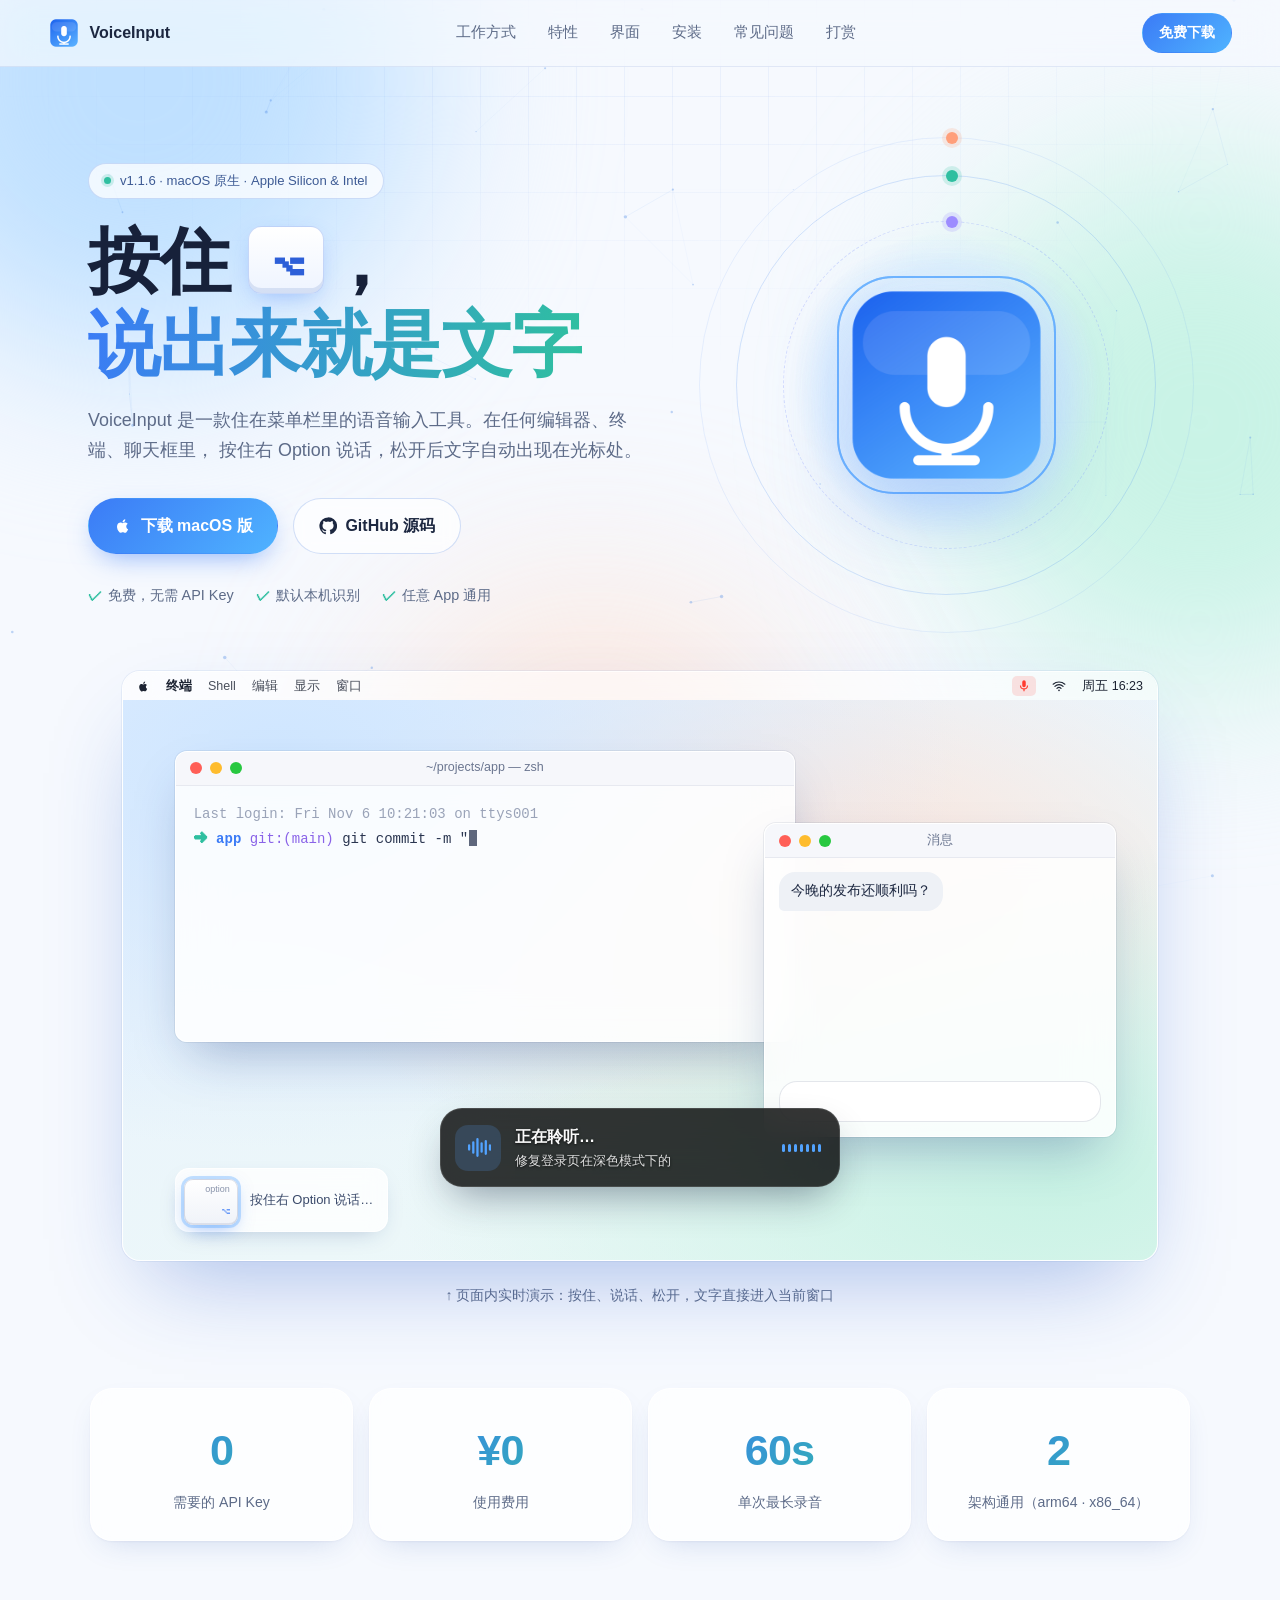
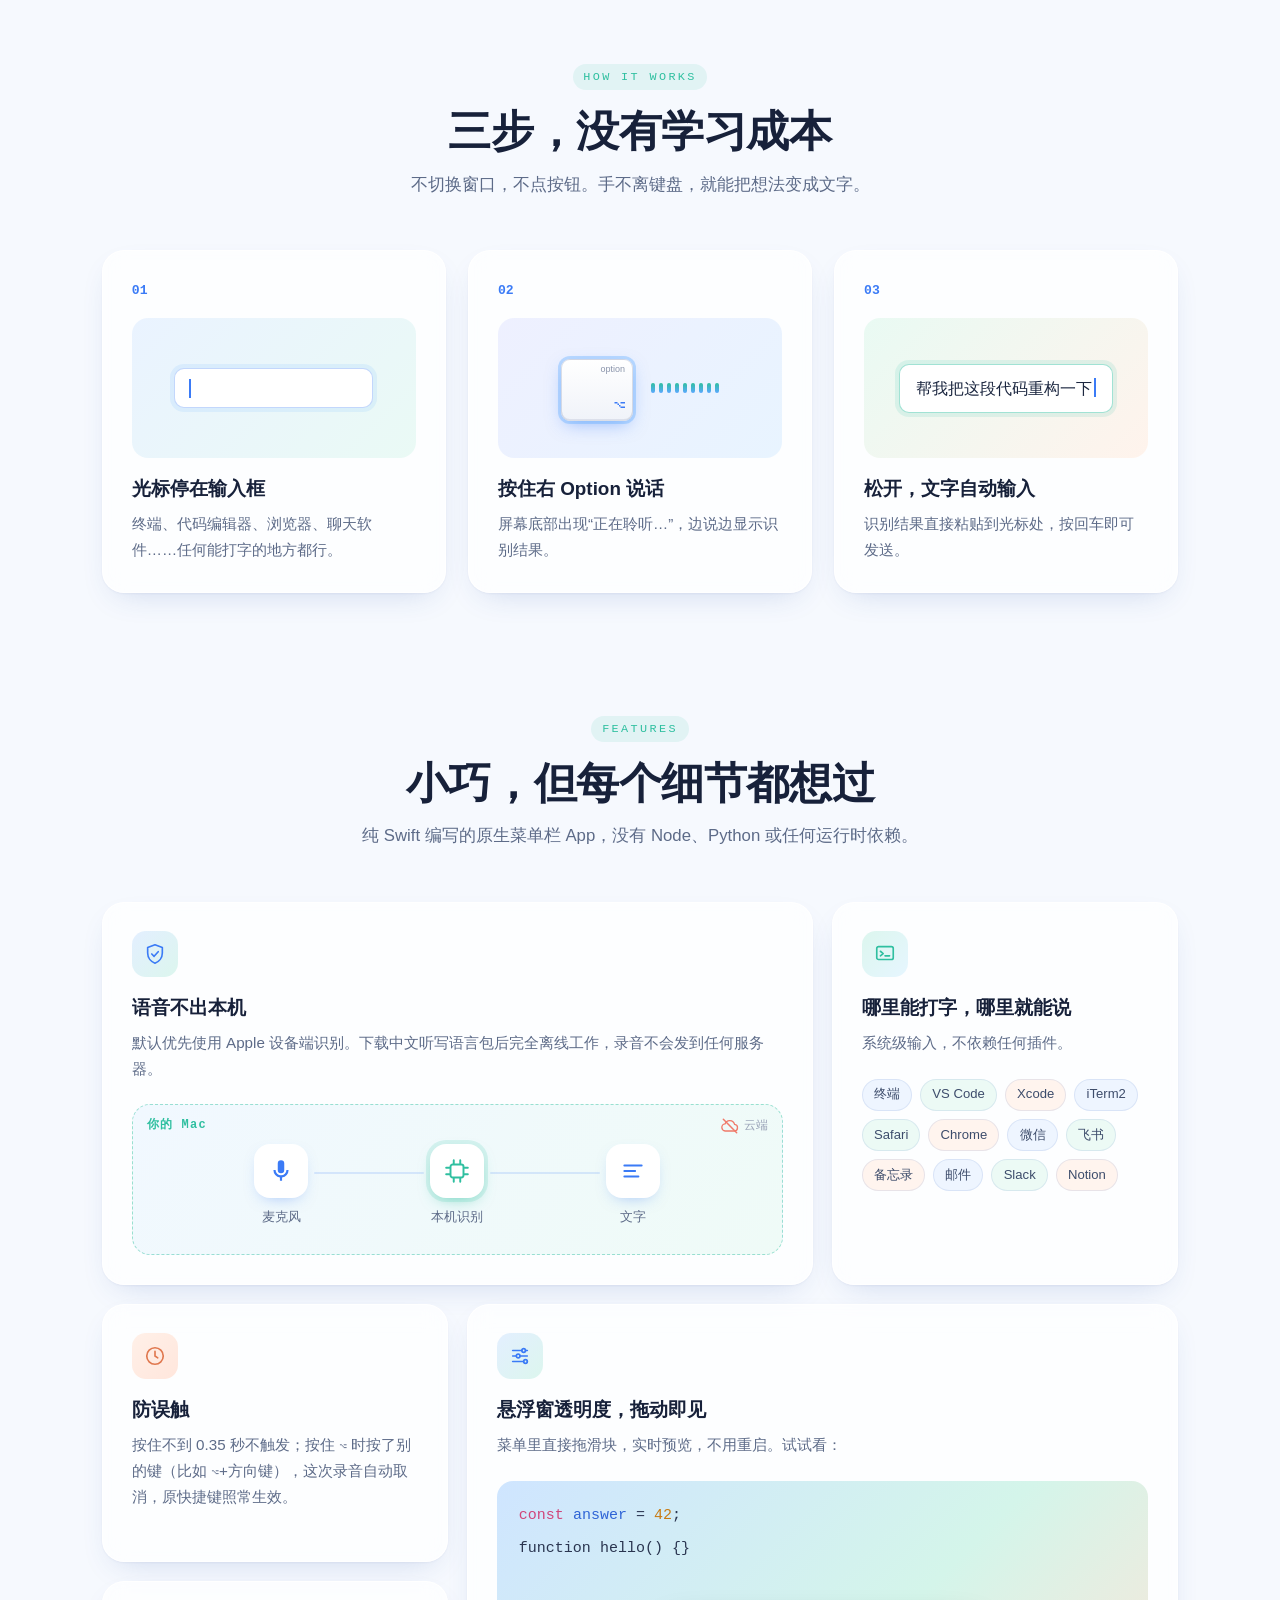
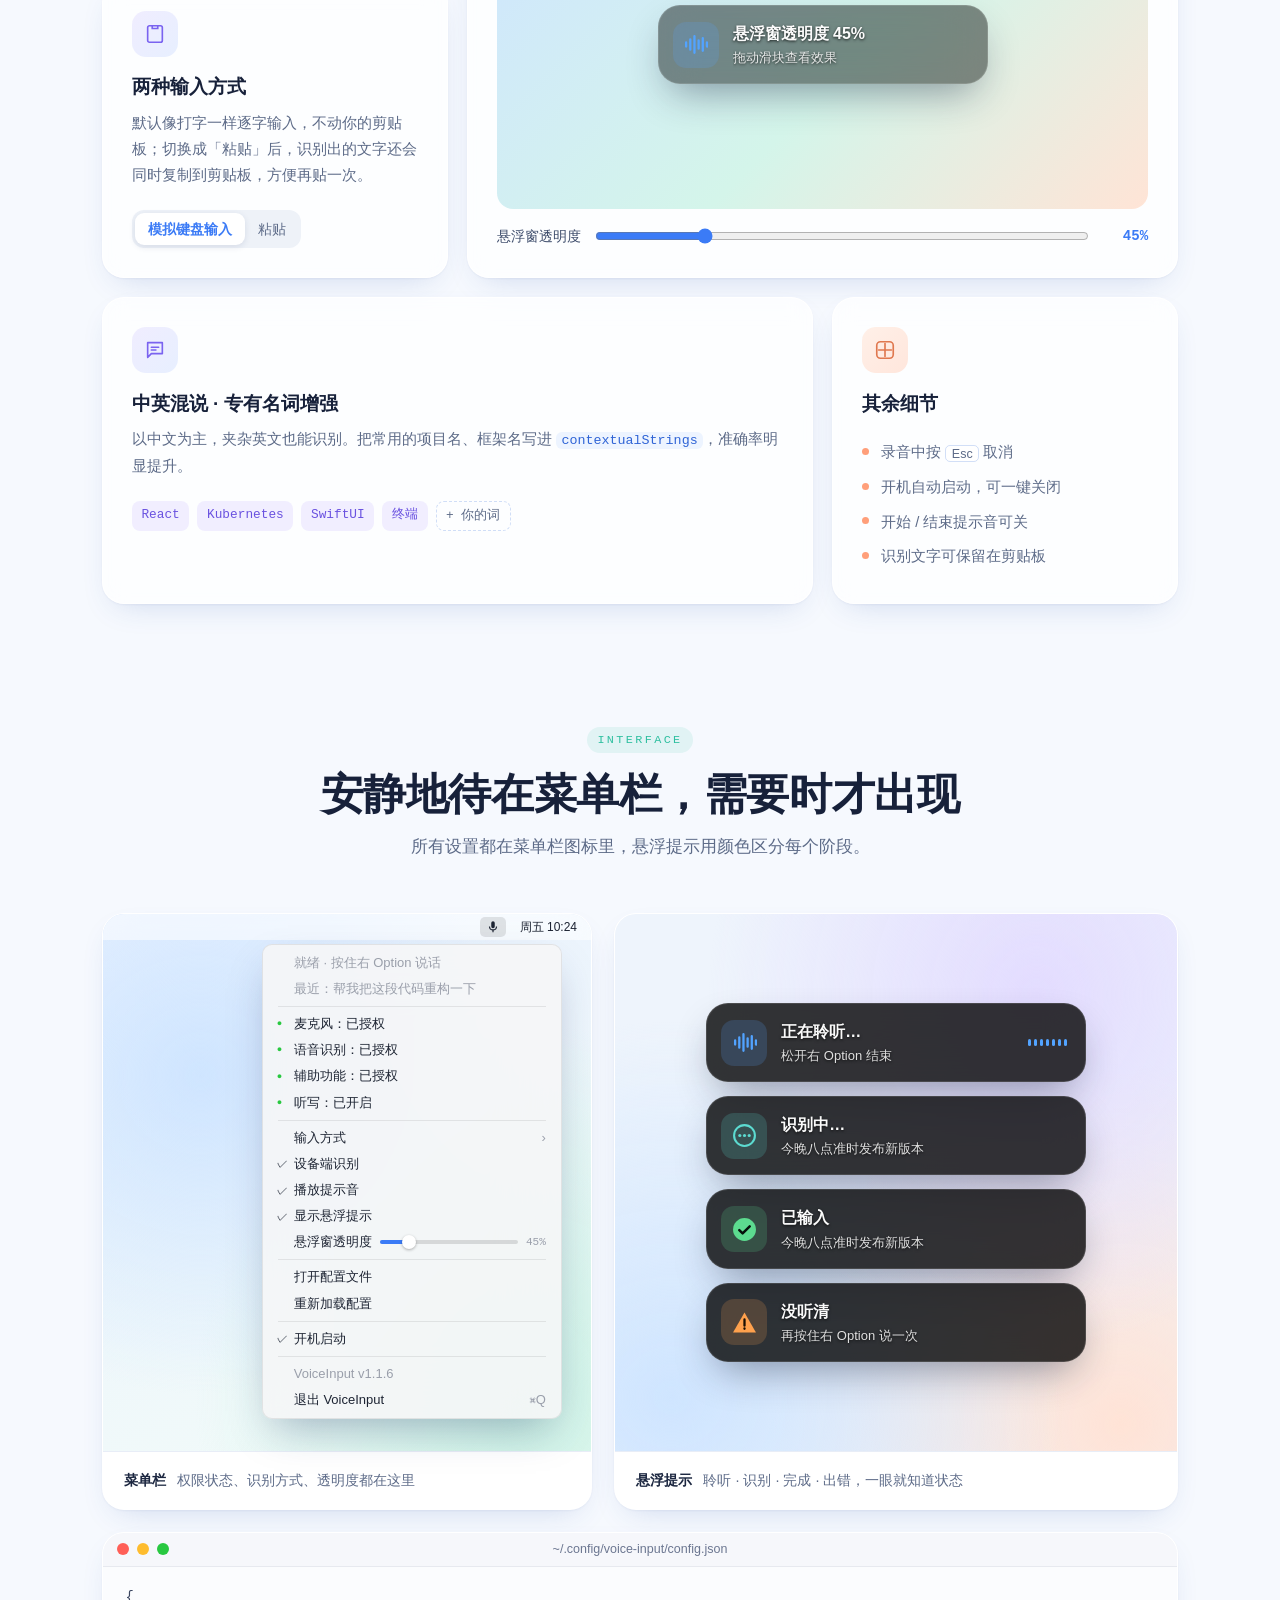
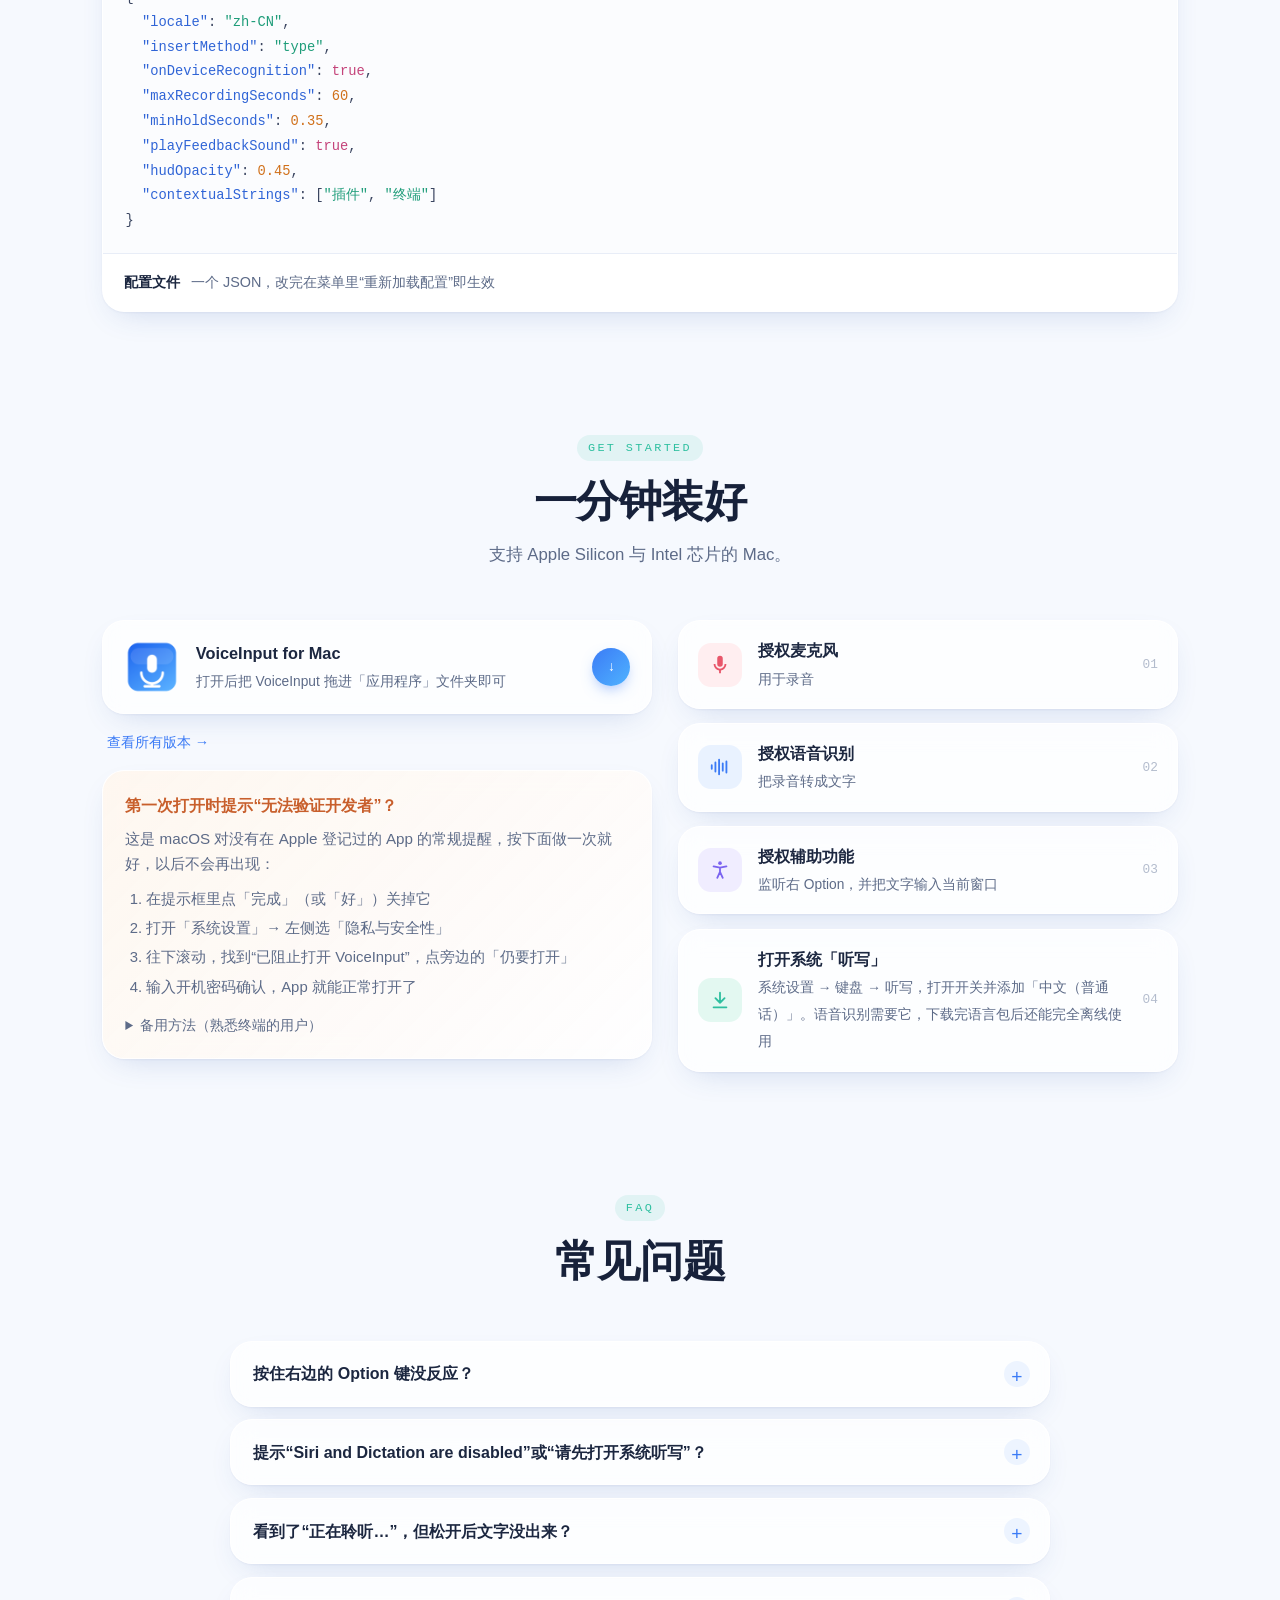
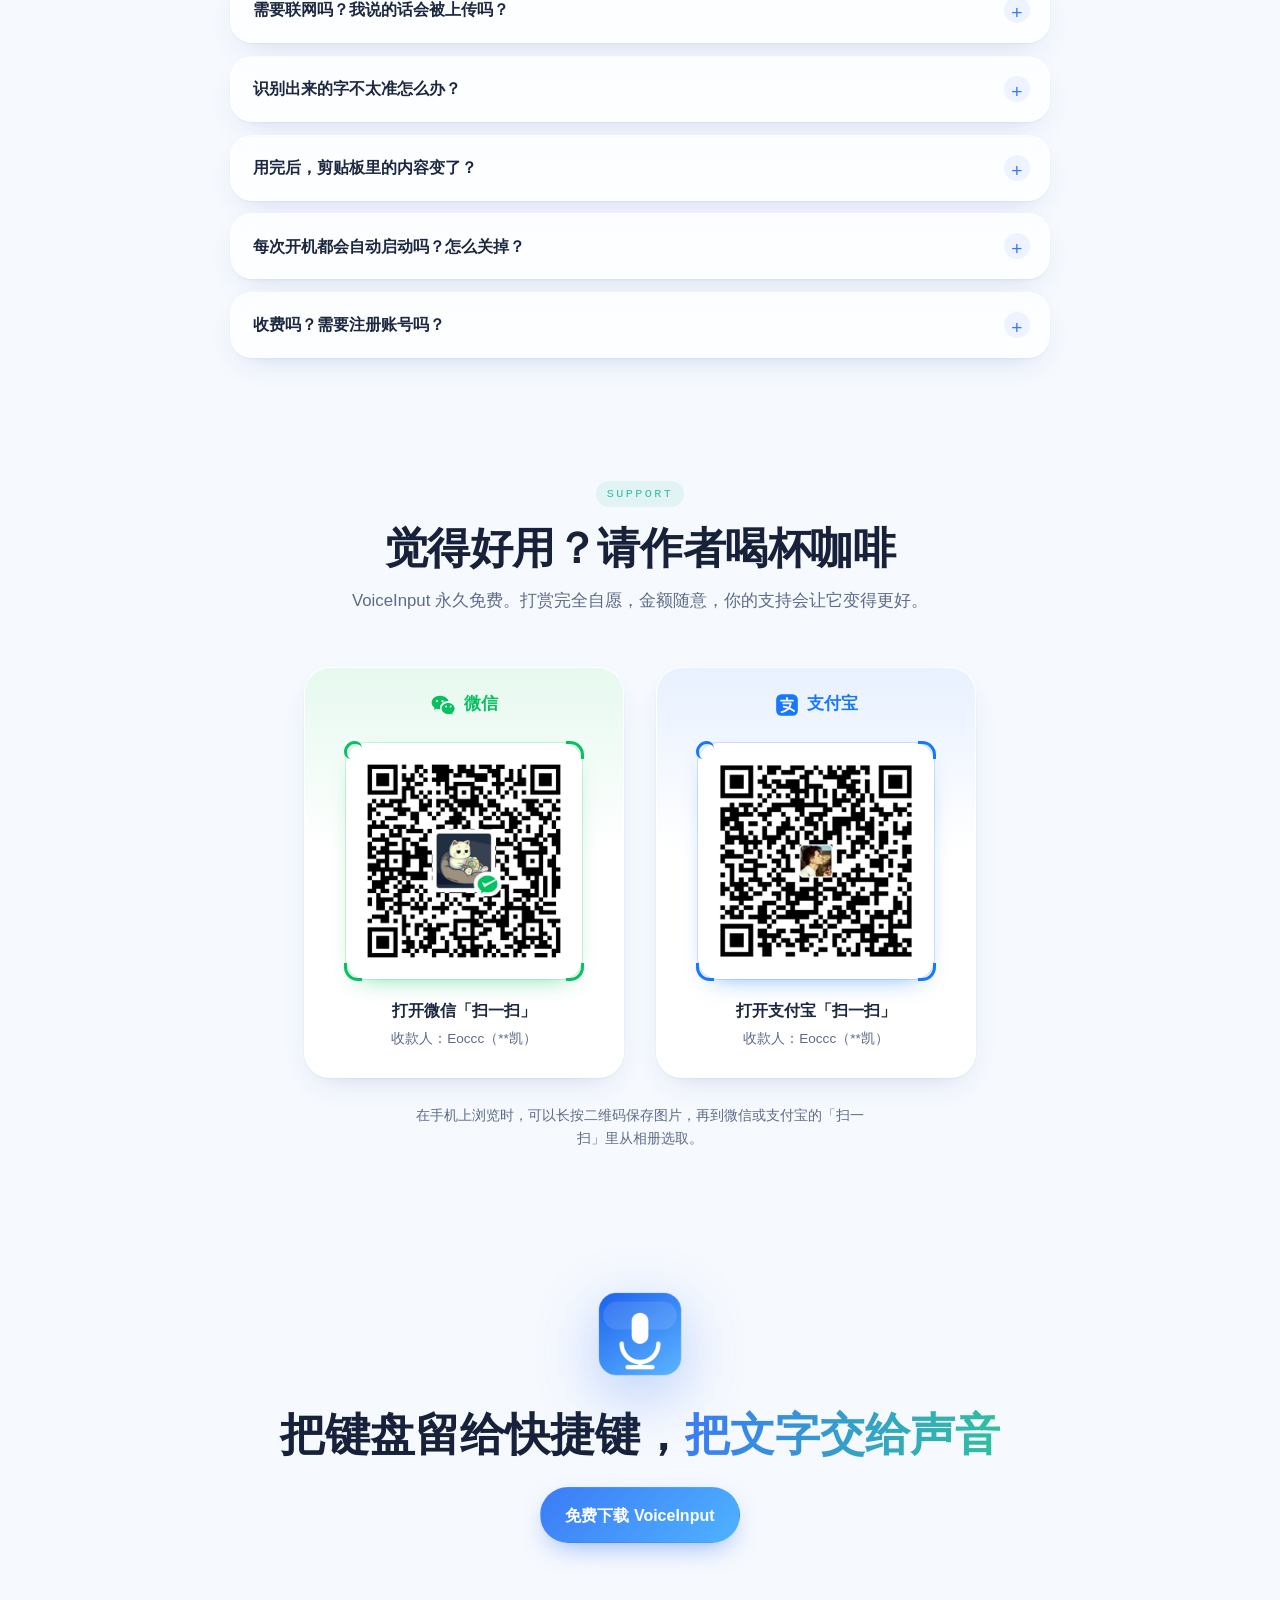
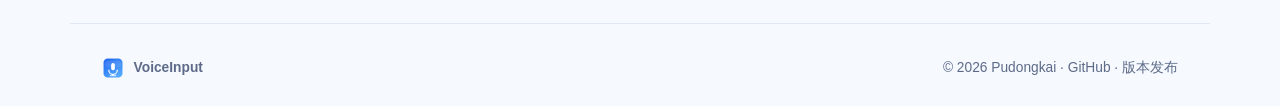
<file: docs/index.html>
<!DOCTYPE html>
<html lang="zh-CN">
<head>
  <meta charset="UTF-8" />
  <meta name="viewport" content="width=device-width, initial-scale=1.0" />
  <title>VoiceInput — 按住 ⌥，说出来就是文字</title>
  <meta name="description" content="VoiceInput 是一款原生 macOS 菜单栏语音输入工具。按住右 Option 说话，松开即输入到任意编辑器、终端和聊天框。免费、无需 API Key，默认本机识别。" />
  <meta property="og:title" content="VoiceInput — 按住 ⌥，说出来就是文字" />
  <meta property="og:description" content="原生 macOS 语音输入。免费、无需 API Key，语音不出本机。" />
  <meta property="og:image" content="assets/icon.png" />
  <meta name="theme-color" content="#f6f9fe" />
  <link rel="icon" type="image/png" href="assets/favicon.png" />
  <link rel="apple-touch-icon" href="assets/icon.png" />
  <link rel="stylesheet" href="style.css" />
</head>
<body>
  <canvas id="particles" aria-hidden="true"></canvas>
  <div class="bg-grid" aria-hidden="true"></div>
  <div class="bg-glows" aria-hidden="true">
    <div class="bg-glow glow-a"></div>
    <div class="bg-glow glow-b"></div>
  </div>

  <!-- 导航 -->
  <nav class="nav">
    <a class="brand" href="#top">
      <img src="assets/icon.png" alt="" width="32" height="32" />
      <span>VoiceInput</span>
    </a>
    <div class="nav-links">
      <a href="#how">工作方式</a>
      <a href="#features">特性</a>
      <a href="#gallery">界面</a>
      <a href="#install">安装</a>
      <a href="#faq">常见问题</a>
      <a href="#donate">打赏</a>
    </div>
    <a class="btn btn-sm btn-primary" href="#download">免费下载</a>
  </nav>

  <!-- 首屏 -->
  <header class="hero" id="top">
    <div class="hero-copy">
      <div class="pill reveal">
        <span class="pill-dot"></span>
        v1.1.6 · macOS 原生 · Apple Silicon &amp; Intel
      </div>
      <h1 class="reveal">
        按住 <kbd class="kbd-hero">⌥</kbd>，<br />
        <span class="gradient-text">说出来就是文字</span>
      </h1>
      <p class="lead reveal">
        VoiceInput 是一款住在菜单栏里的语音输入工具。在任何编辑器、终端、聊天框里，
        按住右 Option 说话，松开后文字自动出现在光标处。
      </p>
      <div class="hero-cta reveal">
        <a class="btn btn-primary btn-glow" href="https://github.com/pudongkai/voice-input/releases/download/latest/VoiceInput.dmg">
          <svg viewBox="0 0 24 24" width="18" height="18" aria-hidden="true"><path fill="currentColor" d="M16.37 12.6c-.02-2.3 1.88-3.4 1.96-3.46-1.07-1.56-2.73-1.77-3.32-1.8-1.41-.14-2.76.83-3.48.83-.72 0-1.82-.81-3-.79-1.54.02-2.96.9-3.76 2.27-1.6 2.78-.41 6.9 1.15 9.16.76 1.1 1.67 2.34 2.86 2.3 1.15-.05 1.58-.74 2.97-.74 1.38 0 1.77.74 2.98.72 1.23-.02 2.01-1.12 2.76-2.23.87-1.28 1.23-2.52 1.25-2.58-.03-.01-2.4-.92-2.42-3.66zM14.1 5.86c.63-.77 1.06-1.83.94-2.89-.91.04-2.01.61-2.67 1.37-.58.67-1.1 1.76-.96 2.8 1.02.08 2.06-.52 2.69-1.28z"/></svg>
          下载 macOS 版
        </a>
        <a class="btn btn-ghost" href="https://github.com/pudongkai/voice-input">
          <svg viewBox="0 0 24 24" width="18" height="18" aria-hidden="true"><path fill="currentColor" d="M12 .5a11.5 11.5 0 0 0-3.64 22.41c.58.1.79-.25.79-.56v-2c-3.2.7-3.88-1.37-3.88-1.37-.52-1.33-1.28-1.69-1.28-1.69-1.05-.72.08-.7.08-.7 1.16.08 1.77 1.19 1.77 1.19 1.03 1.77 2.7 1.26 3.36.96.1-.75.4-1.26.73-1.55-2.55-.29-5.24-1.28-5.24-5.69 0-1.26.45-2.29 1.19-3.09-.12-.29-.52-1.46.11-3.05 0 0 .97-.31 3.17 1.18a11 11 0 0 1 5.77 0c2.2-1.49 3.17-1.18 3.17-1.18.63 1.59.23 2.76.11 3.05.74.8 1.19 1.83 1.19 3.09 0 4.42-2.69 5.39-5.25 5.68.41.36.78 1.06.78 2.14v3.17c0 .31.21.67.8.56A11.5 11.5 0 0 0 12 .5z"/></svg>
          GitHub 源码
        </a>
      </div>
      <ul class="hero-meta reveal">
        <li><span class="check">✓</span>免费，无需 API Key</li>
        <li><span class="check">✓</span>默认本机识别</li>
        <li><span class="check">✓</span>任意 App 通用</li>
      </ul>
    </div>

    <div class="hero-visual reveal">
      <div class="icon-orbit">
        <div class="orbit-ring r1"></div>
        <div class="orbit-ring r2"></div>
        <div class="orbit-ring r3"></div>
        <img class="hero-icon" src="assets/icon.png" alt="VoiceInput 图标" width="220" height="220" />
        <div class="sound-ripple"></div>
        <div class="sound-ripple d2"></div>
        <div class="sound-ripple d3"></div>
      </div>
    </div>
  </header>

  <!-- 动态演示：Mac 桌面 -->
  <section class="demo-section">
    <div class="mac reveal" id="demo">
      <div class="mac-menubar">
        <div class="mb-left">
          <svg viewBox="0 0 24 24" width="13" height="13" aria-hidden="true"><path fill="currentColor" d="M16.37 12.6c-.02-2.3 1.88-3.4 1.96-3.46-1.07-1.56-2.73-1.77-3.32-1.8-1.41-.14-2.76.83-3.48.83-.72 0-1.82-.81-3-.79-1.54.02-2.96.9-3.76 2.27-1.6 2.78-.41 6.9 1.15 9.16.76 1.1 1.67 2.34 2.86 2.3 1.15-.05 1.58-.74 2.97-.74 1.38 0 1.77.74 2.98.72 1.23-.02 2.01-1.12 2.76-2.23.87-1.28 1.23-2.52 1.25-2.58-.03-.01-2.4-.92-2.42-3.66zM14.1 5.86c.63-.77 1.06-1.83.94-2.89-.91.04-2.01.61-2.67 1.37-.58.67-1.1 1.76-.96 2.8 1.02.08 2.06-.52 2.69-1.28z"/></svg>
          <b>终端</b><span>Shell</span><span>编辑</span><span>显示</span><span>窗口</span>
        </div>
        <div class="mb-right">
          <span class="mb-mic" id="mbMic" title="VoiceInput">
            <svg viewBox="0 0 24 24" width="14" height="14" aria-hidden="true"><path fill="currentColor" d="M12 14a3 3 0 0 0 3-3V5a3 3 0 0 0-6 0v6a3 3 0 0 0 3 3zm5-3a5 5 0 0 1-10 0H5a7 7 0 0 0 6 6.92V21h2v-3.08A7 7 0 0 0 19 11h-2z"/></svg>
          </span>
          <svg viewBox="0 0 24 24" width="14" height="14" aria-hidden="true"><path d="M2 9a15 15 0 0 1 20 0M5 12.5a10 10 0 0 1 14 0M8.5 16a5 5 0 0 1 7 0" stroke="currentColor" stroke-width="2" fill="none" stroke-linecap="round"/><circle cx="12" cy="19.5" r="1.4" fill="currentColor"/></svg><span class="mb-time" id="mbTime">周五 10:24</span>
        </div>
      </div>
      <div class="mac-desktop">
        <div class="window term">
          <div class="win-bar">
            <i class="tl r"></i><i class="tl y"></i><i class="tl g"></i>
            <span class="win-title">~/projects/app — zsh</span>
          </div>
          <div class="term-body">
            <div class="term-line dim">Last login: Fri Nov  6 10:21:03 on ttys001</div>
            <div class="term-line"><span class="ps">➜</span> <span class="cwd">app</span> <span class="git">git:(main)</span> git commit -m "<span id="typed1"></span><span class="caret" id="caret1"></span></div>
          </div>
        </div>

        <div class="window chat">
          <div class="win-bar">
            <i class="tl r"></i><i class="tl y"></i><i class="tl g"></i>
            <span class="win-title">消息</span>
          </div>
          <div class="chat-body">
            <div class="bubble in">今晚的发布还顺利吗？</div>
            <div class="bubble out" id="bubbleOut" hidden></div>
            <div class="chat-input"><span id="typed2"></span><span class="caret" id="caret2"></span></div>
          </div>
        </div>

        <!-- 悬浮窗（与 App 内 HUD 样式一致） -->
        <div class="hud" id="hud" data-state="hidden">
          <div class="hud-badge">
            <svg class="ico ico-wave" viewBox="0 0 24 24" aria-hidden="true"><path d="M3 10v4M7 7v10M11 4v16M15 8v8M19 6v12M23 10v4" stroke="currentColor" stroke-width="2.2" stroke-linecap="round" fill="none"/></svg>
            <svg class="ico ico-dots" viewBox="0 0 24 24" aria-hidden="true"><circle cx="12" cy="12" r="10" stroke="currentColor" stroke-width="2" fill="none"/><circle cx="7.5" cy="12" r="1.5" fill="currentColor"/><circle cx="12" cy="12" r="1.5" fill="currentColor"/><circle cx="16.5" cy="12" r="1.5" fill="currentColor"/></svg>
            <svg class="ico ico-check" viewBox="0 0 24 24" aria-hidden="true"><circle cx="12" cy="12" r="11" fill="currentColor"/><path d="M7 12.5l3.2 3.2L17 9" stroke="#06110b" stroke-width="2.4" fill="none" stroke-linecap="round" stroke-linejoin="round"/></svg>
          </div>
          <div class="hud-text">
            <div class="hud-title" id="hudTitle">正在聆听…</div>
            <div class="hud-body" id="hudBody">松开右 Option 结束</div>
          </div>
          <div class="hud-bars" aria-hidden="true"><i></i><i></i><i></i><i></i><i></i><i></i><i></i></div>
        </div>

        <!-- 键盘提示 -->
        <div class="key-hint" id="keyHint">
          <kbd class="key-opt" id="keyOpt"><small>option</small>⌥</kbd>
          <span id="keyHintText">按住右 Option 说话</span>
        </div>
      </div>
    </div>
    <p class="demo-caption">↑ 页面内实时演示：按住、说话、松开，文字直接进入当前窗口</p>
  </section>

  <!-- 数据条 -->
  <section class="stats">
    <div class="stat reveal"><b data-count="0">0</b><span>需要的 API Key</span></div>
    <div class="stat reveal"><b>¥<span data-count="0">0</span></b><span>使用费用</span></div>
    <div class="stat reveal"><b><span data-count="60">0</span>s</b><span>单次最长录音</span></div>
    <div class="stat reveal"><b><span data-count="2">0</span></b><span>架构通用（arm64 · x86_64）</span></div>
  </section>

  <!-- 工作方式 -->
  <section class="section" id="how">
    <div class="section-head reveal">
      <span class="eyebrow">HOW IT WORKS</span>
      <h2>三步，没有学习成本</h2>
      <p>不切换窗口，不点按钮。手不离键盘，就能把想法变成文字。</p>
    </div>
    <div class="steps">
      <div class="step card reveal">
        <div class="step-num">01</div>
        <div class="step-visual"><div class="cursor-box"><span class="blink-caret"></span></div></div>
        <h3>光标停在输入框</h3>
        <p>终端、代码编辑器、浏览器、聊天软件……任何能打字的地方都行。</p>
      </div>
      <div class="step card reveal">
        <div class="step-num">02</div>
        <div class="step-visual"><kbd class="key-big pressing"><small>option</small>⌥</kbd><div class="mini-wave"><i></i><i></i><i></i><i></i><i></i><i></i><i></i><i></i><i></i></div></div>
        <h3>按住右 Option 说话</h3>
        <p>屏幕底部出现“正在聆听…”，边说边显示识别结果。</p>
      </div>
      <div class="step card reveal">
        <div class="step-num">03</div>
        <div class="step-visual"><div class="out-text">帮我把这段代码重构一下<span class="blink-caret"></span></div></div>
        <h3>松开，文字自动输入</h3>
        <p>识别结果直接粘贴到光标处，按回车即可发送。</p>
      </div>
    </div>
  </section>

  <!-- 特性 Bento -->
  <section class="section" id="features">
    <div class="section-head reveal">
      <span class="eyebrow">FEATURES</span>
      <h2>小巧，但每个细节都想过</h2>
      <p>纯 Swift 编写的原生菜单栏 App，没有 Node、Python 或任何运行时依赖。</p>
    </div>

    <div class="bento">
      <article class="card bento-a reveal">
        <div class="feat-icon">
          <svg viewBox="0 0 24 24" aria-hidden="true"><path d="M12 2l8 3v6c0 5-3.4 9.4-8 11-4.6-1.6-8-6-8-11V5l8-3z" fill="none" stroke="currentColor" stroke-width="1.8" stroke-linejoin="round"/><path d="M8.5 12l2.5 2.5 4.5-5" fill="none" stroke="currentColor" stroke-width="1.8" stroke-linecap="round" stroke-linejoin="round"/></svg>
        </div>
        <h3>语音不出本机</h3>
        <p>默认优先使用 Apple 设备端识别。下载中文听写语言包后完全离线工作，录音不会发到任何服务器。</p>
        <div class="privacy-viz">
          <div class="pv-node">
            <svg viewBox="0 0 24 24" aria-hidden="true"><path fill="currentColor" d="M12 14a3 3 0 0 0 3-3V5a3 3 0 0 0-6 0v6a3 3 0 0 0 3 3zm5-3a5 5 0 0 1-10 0H5a7 7 0 0 0 6 6.92V21h2v-3.08A7 7 0 0 0 19 11h-2z"/></svg>
            <span>麦克风</span>
          </div>
          <div class="pv-line"><i></i></div>
          <div class="pv-node chip">
            <svg viewBox="0 0 24 24" aria-hidden="true"><rect x="6" y="6" width="12" height="12" rx="2" fill="none" stroke="currentColor" stroke-width="1.8"/><path d="M9 2v3M15 2v3M9 19v3M15 19v3M2 9h3M2 15h3M19 9h3M19 15h3" stroke="currentColor" stroke-width="1.8" stroke-linecap="round"/></svg>
            <span>本机识别</span>
          </div>
          <div class="pv-line"><i></i></div>
          <div class="pv-node">
            <svg viewBox="0 0 24 24" aria-hidden="true"><path d="M4 7h16M4 12h10M4 17h13" stroke="currentColor" stroke-width="1.8" stroke-linecap="round"/></svg>
            <span>文字</span>
          </div>
          <div class="pv-cloud">
            <svg viewBox="0 0 24 24" aria-hidden="true"><path d="M7 18h10a4 4 0 0 0 .5-7.97A6 6 0 0 0 6 9.5 4.25 4.25 0 0 0 7 18z" fill="none" stroke="currentColor" stroke-width="1.6"/><path d="M4 4l16 16" stroke="currentColor" stroke-width="1.8" stroke-linecap="round"/></svg>
            云端
          </div>
        </div>
      </article>

      <article class="card bento-b reveal">
        <div class="feat-icon">
          <svg viewBox="0 0 24 24" aria-hidden="true"><rect x="3" y="4" width="18" height="14" rx="2" fill="none" stroke="currentColor" stroke-width="1.8"/><path d="M7 9l3 2.5L7 14M12 14h5" fill="none" stroke="currentColor" stroke-width="1.8" stroke-linecap="round" stroke-linejoin="round"/></svg>
        </div>
        <h3>哪里能打字，哪里就能说</h3>
        <p>系统级输入，不依赖任何插件。</p>
        <div class="app-cloud">
          <span>终端</span><span>VS Code</span><span>Xcode</span><span>iTerm2</span><span>Safari</span>
          <span>Chrome</span><span>微信</span><span>飞书</span><span>备忘录</span><span>邮件</span><span>Slack</span><span>Notion</span>
        </div>
      </article>

      <article class="card bento-c reveal">
        <div class="feat-icon">
          <svg viewBox="0 0 24 24" aria-hidden="true"><circle cx="12" cy="12" r="9" fill="none" stroke="currentColor" stroke-width="1.8"/><path d="M12 7v5l3 2" fill="none" stroke="currentColor" stroke-width="1.8" stroke-linecap="round"/></svg>
        </div>
        <h3>防误触</h3>
        <p>按住不到 0.35 秒不触发；按住 ⌥ 时按了别的键（比如 ⌥+方向键），这次录音自动取消，原快捷键照常生效。</p>
      </article>

      <article class="card bento-d reveal">
        <div class="feat-icon">
          <svg viewBox="0 0 24 24" aria-hidden="true"><rect x="4" y="3" width="16" height="18" rx="2" fill="none" stroke="currentColor" stroke-width="1.8"/><path d="M9 3v3h6V3" fill="none" stroke="currentColor" stroke-width="1.8"/></svg>
        </div>
        <h3>两种输入方式</h3>
        <p>默认像打字一样逐字输入，不动你的剪贴板；切换成「粘贴」后，识别出的文字还会同时复制到剪贴板，方便再贴一次。</p>
        <div class="seg"><span class="on">模拟键盘输入</span><span>粘贴</span></div>
      </article>

      <article class="card bento-e reveal">
        <div class="feat-icon">
          <svg viewBox="0 0 24 24" aria-hidden="true"><path d="M4 6h10M18 6h2M4 12h4M12 12h8M4 18h12M20 18h0" stroke="currentColor" stroke-width="1.8" stroke-linecap="round"/><circle cx="16" cy="6" r="2" fill="none" stroke="currentColor" stroke-width="1.8"/><circle cx="10" cy="12" r="2" fill="none" stroke="currentColor" stroke-width="1.8"/><circle cx="18" cy="18" r="2" fill="none" stroke="currentColor" stroke-width="1.8"/></svg>
        </div>
        <h3>悬浮窗透明度，拖动即见</h3>
        <p>菜单里直接拖滑块，实时预览，不用重启。试试看：</p>
        <div class="opacity-demo">
          <div class="od-stage">
            <div class="od-bg"><span>const</span> <span>answer</span> = <span>42</span>;<br /><span>function</span> hello() {}</div>
            <div class="hud hud-static" id="odHud" data-state="listening">
              <div class="hud-badge">
                <svg class="ico ico-wave" viewBox="0 0 24 24" aria-hidden="true"><path d="M3 10v4M7 7v10M11 4v16M15 8v8M19 6v12M23 10v4" stroke="currentColor" stroke-width="2.2" stroke-linecap="round" fill="none"/></svg>
              </div>
              <div class="hud-text">
                <div class="hud-title" id="odTitle">悬浮窗透明度 45%</div>
                <div class="hud-body">拖动滑块查看效果</div>
              </div>
            </div>
          </div>
          <label class="od-row">
            <span>悬浮窗透明度</span>
            <input type="range" id="odRange" min="30" max="100" value="45" />
            <output id="odOut">45%</output>
          </label>
        </div>
      </article>

      <article class="card bento-f reveal">
        <div class="feat-icon">
          <svg viewBox="0 0 24 24" aria-hidden="true"><path d="M4 4h16v12H8l-4 4V4z" fill="none" stroke="currentColor" stroke-width="1.8" stroke-linejoin="round"/><path d="M8 9h8M8 12h5" stroke="currentColor" stroke-width="1.8" stroke-linecap="round"/></svg>
        </div>
        <h3>中英混说 · 专有名词增强</h3>
        <p>以中文为主，夹杂英文也能识别。把常用的项目名、框架名写进 <code>contextualStrings</code>，准确率明显提升。</p>
        <div class="tags"><span>React</span><span>Kubernetes</span><span>SwiftUI</span><span>终端</span><span>+ 你的词</span></div>
      </article>

      <article class="card bento-g reveal">
        <div class="feat-icon">
          <svg viewBox="0 0 24 24" aria-hidden="true"><path d="M5 12h14M12 5v14" stroke="currentColor" stroke-width="1.8" stroke-linecap="round"/><rect x="3" y="3" width="18" height="18" rx="4" fill="none" stroke="currentColor" stroke-width="1.8"/></svg>
        </div>
        <h3>其余细节</h3>
        <ul class="mini-list">
          <li>录音中按 <kbd>Esc</kbd> 取消</li>
          <li>开机自动启动，可一键关闭</li>
          <li>开始 / 结束提示音可关</li>
          <li>识别文字可保留在剪贴板</li>
        </ul>
      </article>
    </div>
  </section>

  <!-- 界面展示 -->
  <section class="section" id="gallery">
    <div class="section-head reveal">
      <span class="eyebrow">INTERFACE</span>
      <h2>安静地待在菜单栏，需要时才出现</h2>
      <p>所有设置都在菜单栏图标里，悬浮提示用颜色区分每个阶段。</p>
    </div>

    <div class="gallery">
      <div class="shot shot-menu reveal">
        <div class="menu-mock">
          <div class="mm-bar">
            <span class="mm-mic"><svg viewBox="0 0 24 24" width="14" height="14" aria-hidden="true"><path fill="currentColor" d="M12 14a3 3 0 0 0 3-3V5a3 3 0 0 0-6 0v6a3 3 0 0 0 3 3zm5-3a5 5 0 0 1-10 0H5a7 7 0 0 0 6 6.92V21h2v-3.08A7 7 0 0 0 19 11h-2z"/></svg></span>
            <span>周五 10:24</span>
          </div>
          <div class="mm-menu">
            <div class="mm-item dis">就绪 · 按住右 Option 说话</div>
            <div class="mm-item dis">最近：帮我把这段代码重构一下</div>
            <hr />
            <div class="mm-item"><i class="ok">●</i>麦克风：已授权</div>
            <div class="mm-item"><i class="ok">●</i>语音识别：已授权</div>
            <div class="mm-item"><i class="ok">●</i>辅助功能：已授权</div>
            <div class="mm-item"><i class="ok">●</i>听写：已开启</div>
            <hr />
            <div class="mm-item sub">输入方式<span>›</span></div>
            <div class="mm-item"><i>✓</i>设备端识别</div>
            <div class="mm-item"><i>✓</i>播放提示音</div>
            <div class="mm-item"><i>✓</i>显示悬浮提示</div>
            <div class="mm-item slider-row">悬浮窗透明度 <span class="mm-slider"><b></b></span><small>45%</small></div>
            <hr />
            <div class="mm-item">打开配置文件</div>
            <div class="mm-item">重新加载配置</div>
            <hr />
            <div class="mm-item"><i>✓</i>开机启动</div>
            <hr />
            <div class="mm-item dis">VoiceInput v1.1.6</div>
            <div class="mm-item">退出 VoiceInput<span class="sc">⌘Q</span></div>
          </div>
        </div>
        <div class="shot-cap"><b>菜单栏</b>权限状态、识别方式、透明度都在这里</div>
      </div>

      <div class="shot shot-states reveal">
        <div class="states">
          <div class="hud hud-static" data-state="listening">
            <div class="hud-badge"><svg class="ico ico-wave" viewBox="0 0 24 24" aria-hidden="true"><path d="M3 10v4M7 7v10M11 4v16M15 8v8M19 6v12M23 10v4" stroke="currentColor" stroke-width="2.2" stroke-linecap="round" fill="none"/></svg></div>
            <div class="hud-text"><div class="hud-title">正在聆听…</div><div class="hud-body">松开右 Option 结束</div></div>
            <div class="hud-bars" aria-hidden="true"><i></i><i></i><i></i><i></i><i></i><i></i><i></i></div>
          </div>
          <div class="hud hud-static" data-state="processing">
            <div class="hud-badge"><svg class="ico ico-dots" viewBox="0 0 24 24" aria-hidden="true"><circle cx="12" cy="12" r="10" stroke="currentColor" stroke-width="2" fill="none"/><circle cx="7.5" cy="12" r="1.5" fill="currentColor"/><circle cx="12" cy="12" r="1.5" fill="currentColor"/><circle cx="16.5" cy="12" r="1.5" fill="currentColor"/></svg></div>
            <div class="hud-text"><div class="hud-title">识别中…</div><div class="hud-body">今晚八点准时发布新版本</div></div>
          </div>
          <div class="hud hud-static" data-state="success">
            <div class="hud-badge"><svg class="ico ico-check" viewBox="0 0 24 24" aria-hidden="true"><circle cx="12" cy="12" r="11" fill="currentColor"/><path d="M7 12.5l3.2 3.2L17 9" stroke="#06110b" stroke-width="2.4" fill="none" stroke-linecap="round" stroke-linejoin="round"/></svg></div>
            <div class="hud-text"><div class="hud-title">已输入</div><div class="hud-body">今晚八点准时发布新版本</div></div>
          </div>
          <div class="hud hud-static" data-state="error">
            <div class="hud-badge"><svg class="ico ico-warn" viewBox="0 0 24 24" aria-hidden="true"><path d="M12 2.5L23 21.5H1L12 2.5z" fill="currentColor"/><path d="M12 9v6M12 17.6v.4" stroke="#1a0e02" stroke-width="2.2" stroke-linecap="round"/></svg></div>
            <div class="hud-text"><div class="hud-title">没听清</div><div class="hud-body">再按住右 Option 说一次</div></div>
          </div>
        </div>
        <div class="shot-cap"><b>悬浮提示</b>聆听 · 识别 · 完成 · 出错，一眼就知道状态</div>
      </div>

      <div class="shot shot-config reveal">
        <div class="window code-win">
          <div class="win-bar">
            <i class="tl r"></i><i class="tl y"></i><i class="tl g"></i>
            <span class="win-title">~/.config/voice-input/config.json</span>
          </div>
<pre class="code"><code>{
  <span class="k">"locale"</span>: <span class="s">"zh-CN"</span>,
  <span class="k">"insertMethod"</span>: <span class="s">"type"</span>,
  <span class="k">"onDeviceRecognition"</span>: <span class="b">true</span>,
  <span class="k">"maxRecordingSeconds"</span>: <span class="n">60</span>,
  <span class="k">"minHoldSeconds"</span>: <span class="n">0.35</span>,
  <span class="k">"playFeedbackSound"</span>: <span class="b">true</span>,
  <span class="k">"hudOpacity"</span>: <span class="n">0.45</span>,
  <span class="k">"contextualStrings"</span>: [<span class="s">"插件"</span>, <span class="s">"终端"</span>]
}</code></pre>
        </div>
        <div class="shot-cap"><b>配置文件</b>一个 JSON，改完在菜单里“重新加载配置”即生效</div>
      </div>
    </div>
  </section>

  <!-- 安装 -->
  <section class="section" id="install">
    <div class="section-head reveal">
      <span class="eyebrow">GET STARTED</span>
      <h2>一分钟装好</h2>
      <p>支持 Apple Silicon 与 Intel 芯片的 Mac。</p>
    </div>

    <div class="install">
      <div class="dl-cards">
        <a class="dl card reveal" href="https://github.com/pudongkai/voice-input/releases/download/latest/VoiceInput.dmg">
          <img src="assets/icon.png" alt="" width="56" height="56" />
          <div>
            <b>VoiceInput for Mac</b>
            <span>打开后把 VoiceInput 拖进「应用程序」文件夹即可</span>
          </div>
          <span class="dl-arrow">↓</span>
        </a>
        <a class="all-rel reveal" href="https://github.com/pudongkai/voice-input/releases" target="_blank" rel="noopener">查看所有版本 →</a>

        <div class="card note reveal">
          <h4>第一次打开时提示“无法验证开发者”？</h4>
          <p>这是 macOS 对没有在 Apple 登记过的 App 的常规提醒，按下面做一次就好，以后不会再出现：</p>
          <ol class="note-steps">
            <li>在提示框里点「完成」（或「好」）关掉它</li>
            <li>打开「系统设置」→ 左侧选「隐私与安全性」</li>
            <li>往下滚动，找到“已阻止打开 VoiceInput”，点旁边的「仍要打开」</li>
            <li>输入开机密码确认，App 就能正常打开了</li>
          </ol>
          <details class="adv">
            <summary>备用方法（熟悉终端的用户）</summary>
            <div class="cmd">
              <code id="cmdText">xattr -dr com.apple.quarantine /Applications/VoiceInput.app</code>
              <button class="copy" data-copy="cmdText" type="button">复制</button>
            </div>
          </details>
        </div>
      </div>

      <ol class="perm-steps">
        <li class="card reveal">
          <span class="ps-ico mic">
            <svg viewBox="0 0 24 24" aria-hidden="true"><path fill="currentColor" d="M12 14a3 3 0 0 0 3-3V5a3 3 0 0 0-6 0v6a3 3 0 0 0 3 3zm5-3a5 5 0 0 1-10 0H5a7 7 0 0 0 6 6.92V21h2v-3.08A7 7 0 0 0 19 11h-2z"/></svg>
          </span>
          <div><b>授权麦克风</b><span>用于录音</span></div>
        </li>
        <li class="card reveal">
          <span class="ps-ico speech">
            <svg viewBox="0 0 24 24" aria-hidden="true"><path d="M3 10v4M7 7v10M11 4v16M15 8v8M19 6v12" stroke="currentColor" stroke-width="2" stroke-linecap="round" fill="none"/></svg>
          </span>
          <div><b>授权语音识别</b><span>把录音转成文字</span></div>
        </li>
        <li class="card reveal">
          <span class="ps-ico ax">
            <svg viewBox="0 0 24 24" aria-hidden="true"><circle cx="12" cy="4.5" r="2" fill="currentColor"/><path d="M5 8l7 1.5L19 8M12 9.5V14l-3 6.5M12 14l3 6.5" stroke="currentColor" stroke-width="2" stroke-linecap="round" stroke-linejoin="round" fill="none"/></svg>
          </span>
          <div><b>授权辅助功能</b><span>监听右 Option，并把文字输入当前窗口</span></div>
        </li>
        <li class="card reveal">
          <span class="ps-ico dl2">
            <svg viewBox="0 0 24 24" aria-hidden="true"><path d="M12 4v11M7 10l5 5 5-5M5 20h14" stroke="currentColor" stroke-width="2" stroke-linecap="round" stroke-linejoin="round" fill="none"/></svg>
          </span>
          <div><b>打开系统「听写」</b><span>系统设置 → 键盘 → 听写，打开开关并添加「中文（普通话）」。语音识别需要它，下载完语言包后还能完全离线使用</span></div>
        </li>
      </ol>
    </div>
  </section>

  <!-- 常见问题 -->
  <section class="section" id="faq">
    <div class="section-head reveal">
      <span class="eyebrow">FAQ</span>
      <h2>常见问题</h2>
    </div>
    <div class="faq">
      <details class="card reveal">
        <summary>按住右边的 Option 键没反应？</summary>
        <div>
          <p>多半是“辅助功能”权限没打开，或者打开后 App 还没重启：</p>
          <ol>
            <li>打开「系统设置」→「隐私与安全性」→「辅助功能」，确认 VoiceInput 的开关是打开的</li>
            <li>点屏幕右上角的麦克风图标 → 退出 VoiceInput，再重新打开它</li>
          </ol>
          <p>注意要按<b>键盘右边</b>的 Option（⌥）键，左边的不算。正在录音时，右上角的麦克风图标会变红。</p>
        </div>
      </details>
      <details class="card reveal">
        <summary>提示“Siri and Dictation are disabled”或“请先打开系统听写”？</summary>
        <div>
          <p>这表示 Mac 的「听写」功能关着。苹果的语音识别要先打开它才能用：</p>
          <ol>
            <li>打开「系统设置」→「键盘」</li>
            <li>找到「听写」，把开关打开，语言里选上「中文（普通话）」</li>
            <li>回到任意输入框，再按住右 Option 说话试试</li>
          </ol>
          <p>出现这个提示时，VoiceInput 会自动帮你打开键盘设置页面。</p>
        </div>
      </details>
      <details class="card reveal">
        <summary>看到了“正在聆听…”，但松开后文字没出来？</summary>
        <div>
          <p>先确认光标停在一个可以打字的地方（比如输入框里在闪的那条竖线）。</p>
          <p>如果还是不行，同样检查一下「辅助功能」权限是否打开——VoiceInput 需要这个权限才能替你把文字“打”进去。个别软件不接受逐字输入，可以在菜单里把「输入方式」换成「粘贴」试试。</p>
        </div>
      </details>
      <details class="card reveal">
        <summary>需要联网吗？我说的话会被上传吗？</summary>
        <div>
          <p>可以完全不联网。只要在 Mac 上下载一次中文语音包，识别就全部在你的电脑上完成，声音不会离开这台 Mac：</p>
          <ol>
            <li>打开「系统设置」→「键盘」</li>
            <li>找到「听写」，打开它，语言里添加「中文（普通话）」</li>
            <li>等它下载完成即可</li>
          </ol>
          <p>没下载语音包时，VoiceInput 会改用苹果的在线识别，同样能用，但需要联网，声音会发送给苹果处理。</p>
        </div>
      </details>
      <details class="card reveal">
        <summary>识别出来的字不太准怎么办？</summary>
        <div>
          <p>几个小建议：</p>
          <ol>
            <li>说话时离麦克风近一点，语速正常、吐字清楚</li>
            <li>中文里夹几个英文单词没问题，但一句话里中英文来回切换太多，准确率会下降</li>
            <li>按上一条的方法下载中文语音包，识别会更稳定</li>
          </ol>
          <p><b>经常说错的人名、公司名、专业词，可以“教”给它：</b></p>
          <ol>
            <li>点屏幕右上角的麦克风图标 →「打开配置文件」</li>
            <li>找到 <code>contextualStrings</code> 那一行，在方括号里按格式加上你的词，比如：<br /><code>"contextualStrings": ["张三", "飞书", "周报"]</code></li>
            <li>保存文件，再点菜单里的「重新加载配置」，马上生效</li>
          </ol>
          <p class="faq-note">注意：每个词前后要用英文双引号 <code>"</code>，词与词之间用英文逗号 <code>,</code> 隔开，用中文引号或逗号会不生效。</p>
        </div>
      </details>
      <details class="card reveal">
        <summary>用完后，剪贴板里的内容变了？</summary>
        <div>
          <p>默认的输入方式是「模拟键盘输入」，像打字一样把文字逐字输进去，不会动你的剪贴板。</p>
          <p>如果你在菜单里把输入方式换成了「粘贴」，识别出的文字会同时复制到剪贴板，方便你在别处按 ⌘V 再贴一次。不想这样的话，点屏幕右上角的麦克风图标 →「输入方式」→ 选回「模拟键盘输入」。</p>
        </div>
      </details>
      <details class="card reveal">
        <summary>每次开机都会自动启动吗？怎么关掉？</summary>
        <div>
          <p>第一次从「应用程序」里打开后，它会自动设置为开机启动，这样随时都能用。</p>
          <p>不想要的话，点屏幕右上角的麦克风图标，再点一下菜单里的「开机启动」，前面的勾消失就关掉了。</p>
        </div>
      </details>
      <details class="card reveal">
        <summary>收费吗？需要注册账号吗？</summary>
        <div>
          <p>完全免费，不用注册，也不用填写任何密钥。语音识别用的是 Mac 系统自带的功能。</p>
        </div>
      </details>
    </div>
  </section>

  <!-- 打赏 -->
  <section class="section" id="donate">
    <div class="section-head reveal">
      <span class="eyebrow">SUPPORT</span>
      <h2>觉得好用？请作者喝杯咖啡</h2>
      <p>VoiceInput 永久免费。打赏完全自愿，金额随意，你的支持会让它变得更好。</p>
    </div>
    <div class="donate">
      <figure class="pay-card wechat reveal">
        <div class="pay-head">
          <svg viewBox="0 0 24 24" aria-hidden="true"><path fill="currentColor" d="M9 3.5C4.86 3.5 1.5 6.3 1.5 9.75c0 1.95 1.08 3.7 2.77 4.85l-.69 2.07 2.43-1.21c.9.27 1.9.42 2.94.42.19 0 .37 0 .56-.02a5.6 5.6 0 0 1-.23-1.58c0-3.36 3.2-6.08 7.15-6.08.2 0 .39 0 .58.02C16.3 5.6 13 3.5 9 3.5zM6.5 7.4a1 1 0 1 1 0 2 1 1 0 0 1 0-2zm5 0a1 1 0 1 1 0 2 1 1 0 0 1 0-2zm5.4 2.7c-3.4 0-6.15 2.3-6.15 5.13s2.75 5.12 6.15 5.12c.74 0 1.45-.1 2.1-.3l1.96.98-.55-1.66c1.4-.94 2.29-2.4 2.29-4.14 0-2.83-2.75-5.13-5.8-5.13zm-2.1 2.4a.85.85 0 1 1 0 1.7.85.85 0 0 1 0-1.7zm4.2 0a.85.85 0 1 1 0 1.7.85.85 0 0 1 0-1.7z"/></svg>
          微信
        </div>
        <div class="qr-frame">
          <img src="assets/donate-wechat.png" alt="微信收款码" width="260" height="260" loading="lazy" />
          <i class="corner tl"></i><i class="corner tr"></i><i class="corner bl"></i><i class="corner br"></i>
        </div>
        <figcaption>
          <b>打开微信「扫一扫」</b>
          <span>收款人：Eoccc（**凯）</span>
        </figcaption>
      </figure>

      <figure class="pay-card alipay reveal">
        <div class="pay-head">
          <svg viewBox="0 0 24 24" aria-hidden="true"><rect x="2" y="2" width="20" height="20" rx="5" fill="currentColor"/><path d="M6.5 8h11M12 5.5V8M8.5 10.5h7c-.6 3.9-4 7-8.5 8" stroke="#fff" stroke-width="1.7" fill="none" stroke-linecap="round" stroke-linejoin="round"/><path d="M9 13.5c3 .3 6.5 2 9.5 4" stroke="#fff" stroke-width="1.7" fill="none" stroke-linecap="round"/></svg>
          支付宝
        </div>
        <div class="qr-frame">
          <img src="assets/donate-alipay.png" alt="支付宝收款码" width="260" height="260" loading="lazy" />
          <i class="corner tl"></i><i class="corner tr"></i><i class="corner bl"></i><i class="corner br"></i>
        </div>
        <figcaption>
          <b>打开支付宝「扫一扫」</b>
          <span>收款人：Eoccc（**凯）</span>
        </figcaption>
      </figure>
    </div>
    <p class="donate-tip reveal">在手机上浏览时，可以长按二维码保存图片，再到微信或支付宝的「扫一扫」里从相册选取。</p>
  </section>

  <!-- 结尾 CTA -->
  <section class="final reveal" id="download">
    <img src="assets/icon.png" alt="" width="96" height="96" />
    <h2>把键盘留给快捷键，<span class="gradient-text">把文字交给声音</span></h2>
    <a class="btn btn-primary btn-glow" href="https://github.com/pudongkai/voice-input/releases/download/latest/VoiceInput.dmg">免费下载 VoiceInput</a>
  </section>

  <footer class="footer">
    <div class="brand"><img src="assets/icon.png" alt="" width="22" height="22" /><span>VoiceInput</span></div>
    <p>© 2026 Pudongkai · <a href="https://github.com/pudongkai/voice-input">GitHub</a> · <a href="https://github.com/pudongkai/voice-input/releases">版本发布</a></p>
  </footer>

  <script src="main.js" defer></script>
</body>
</html>
</file>
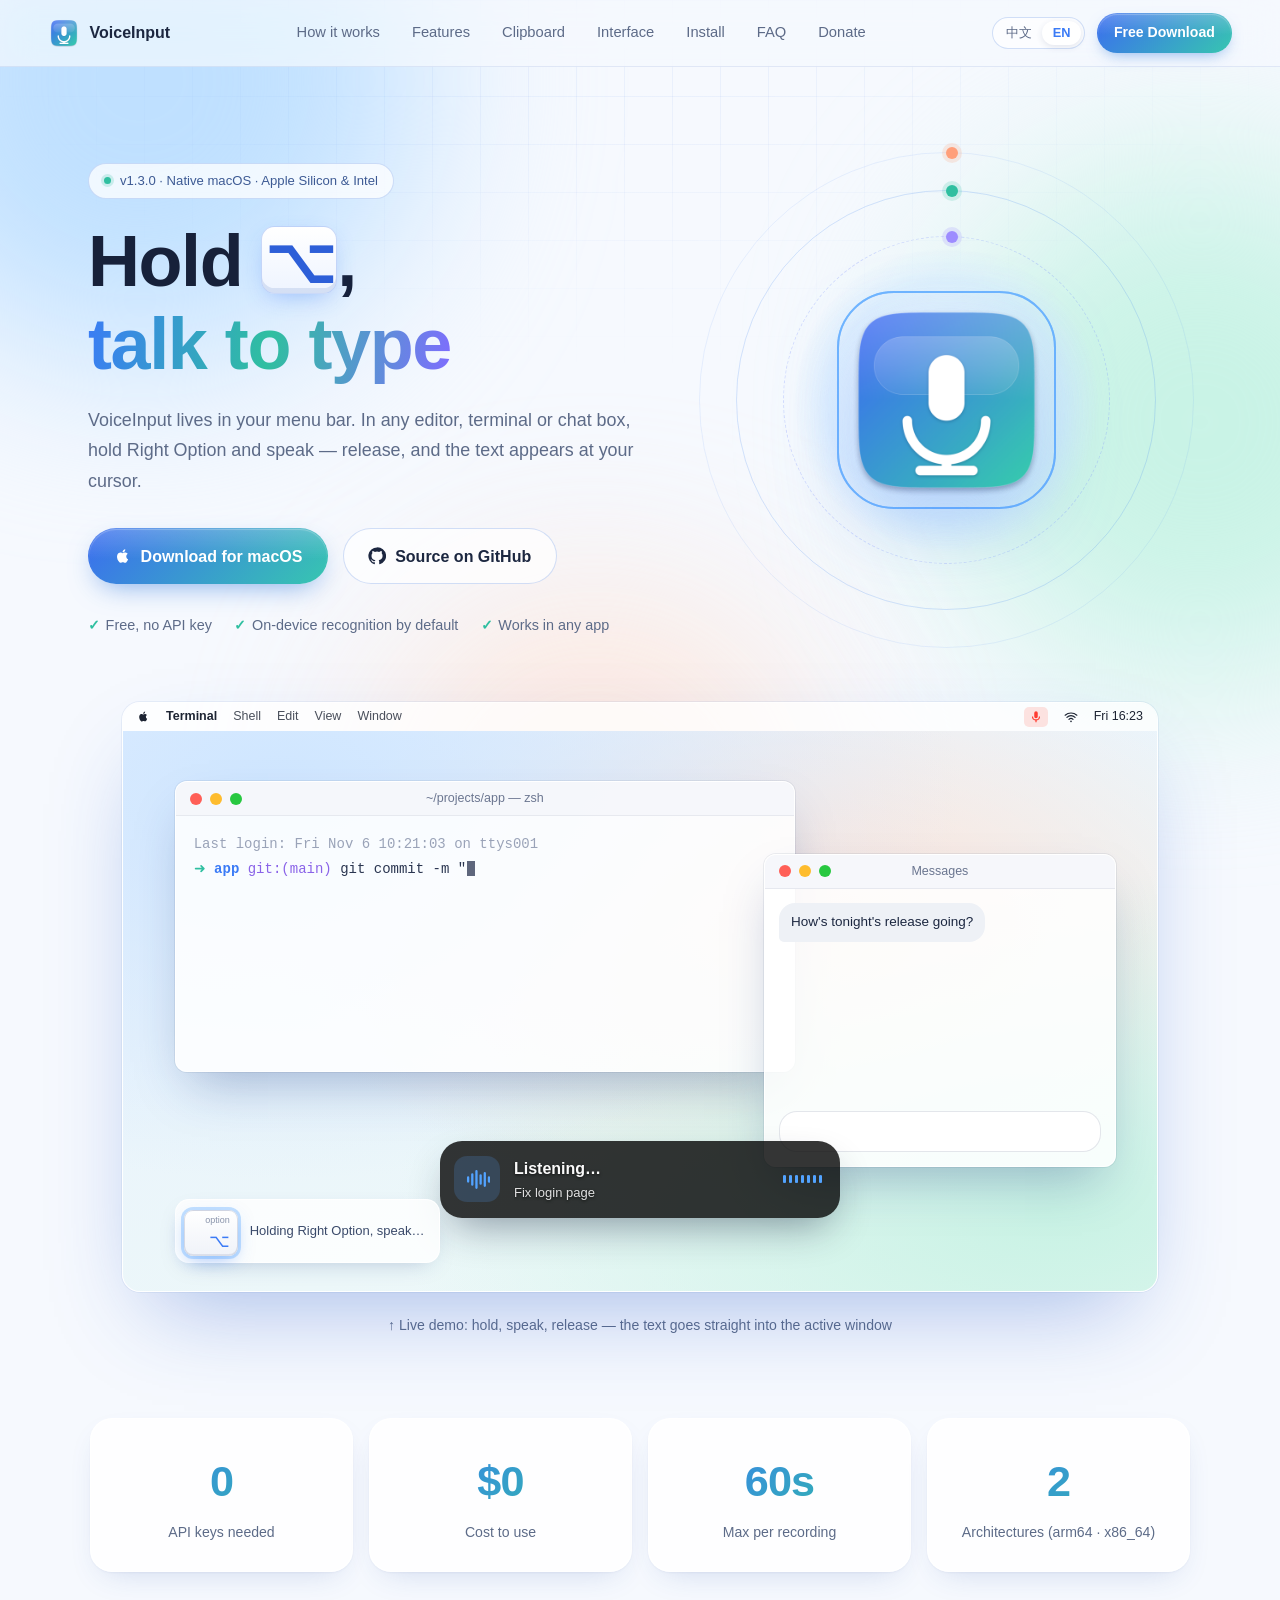
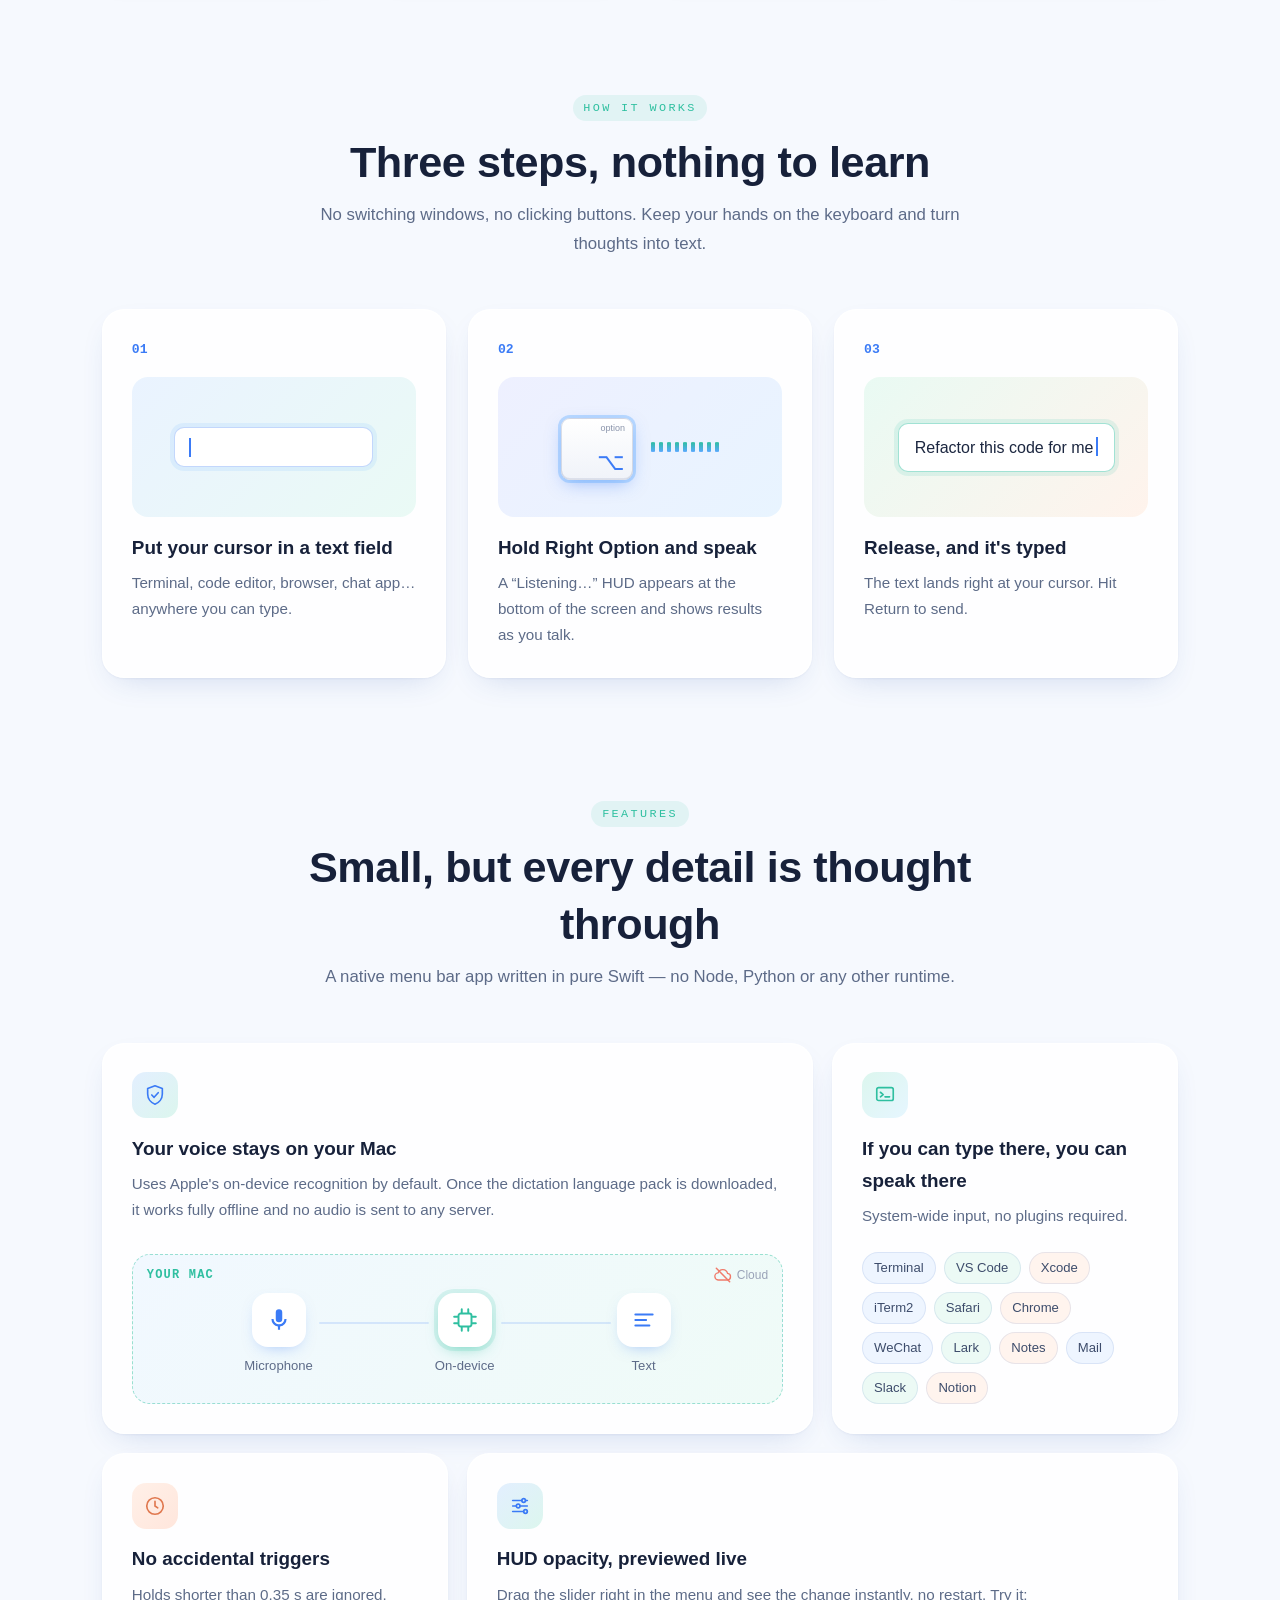
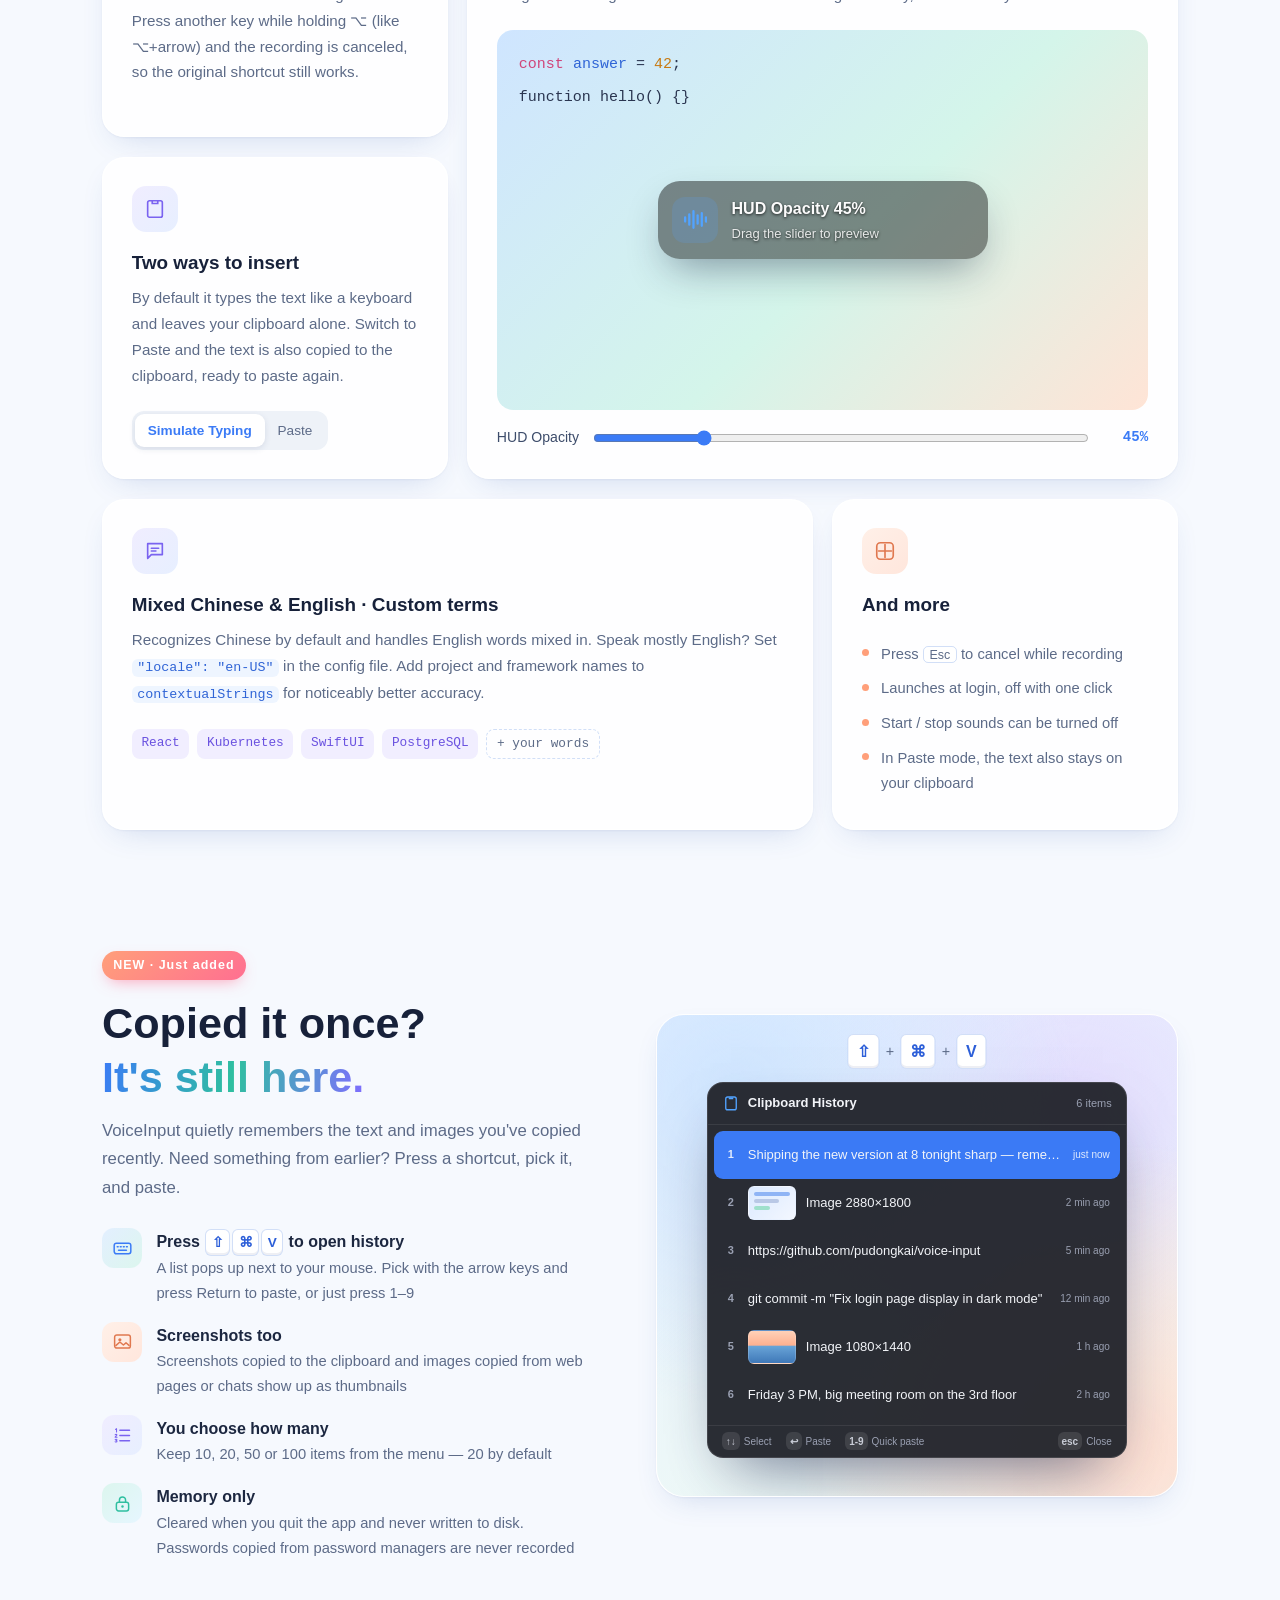
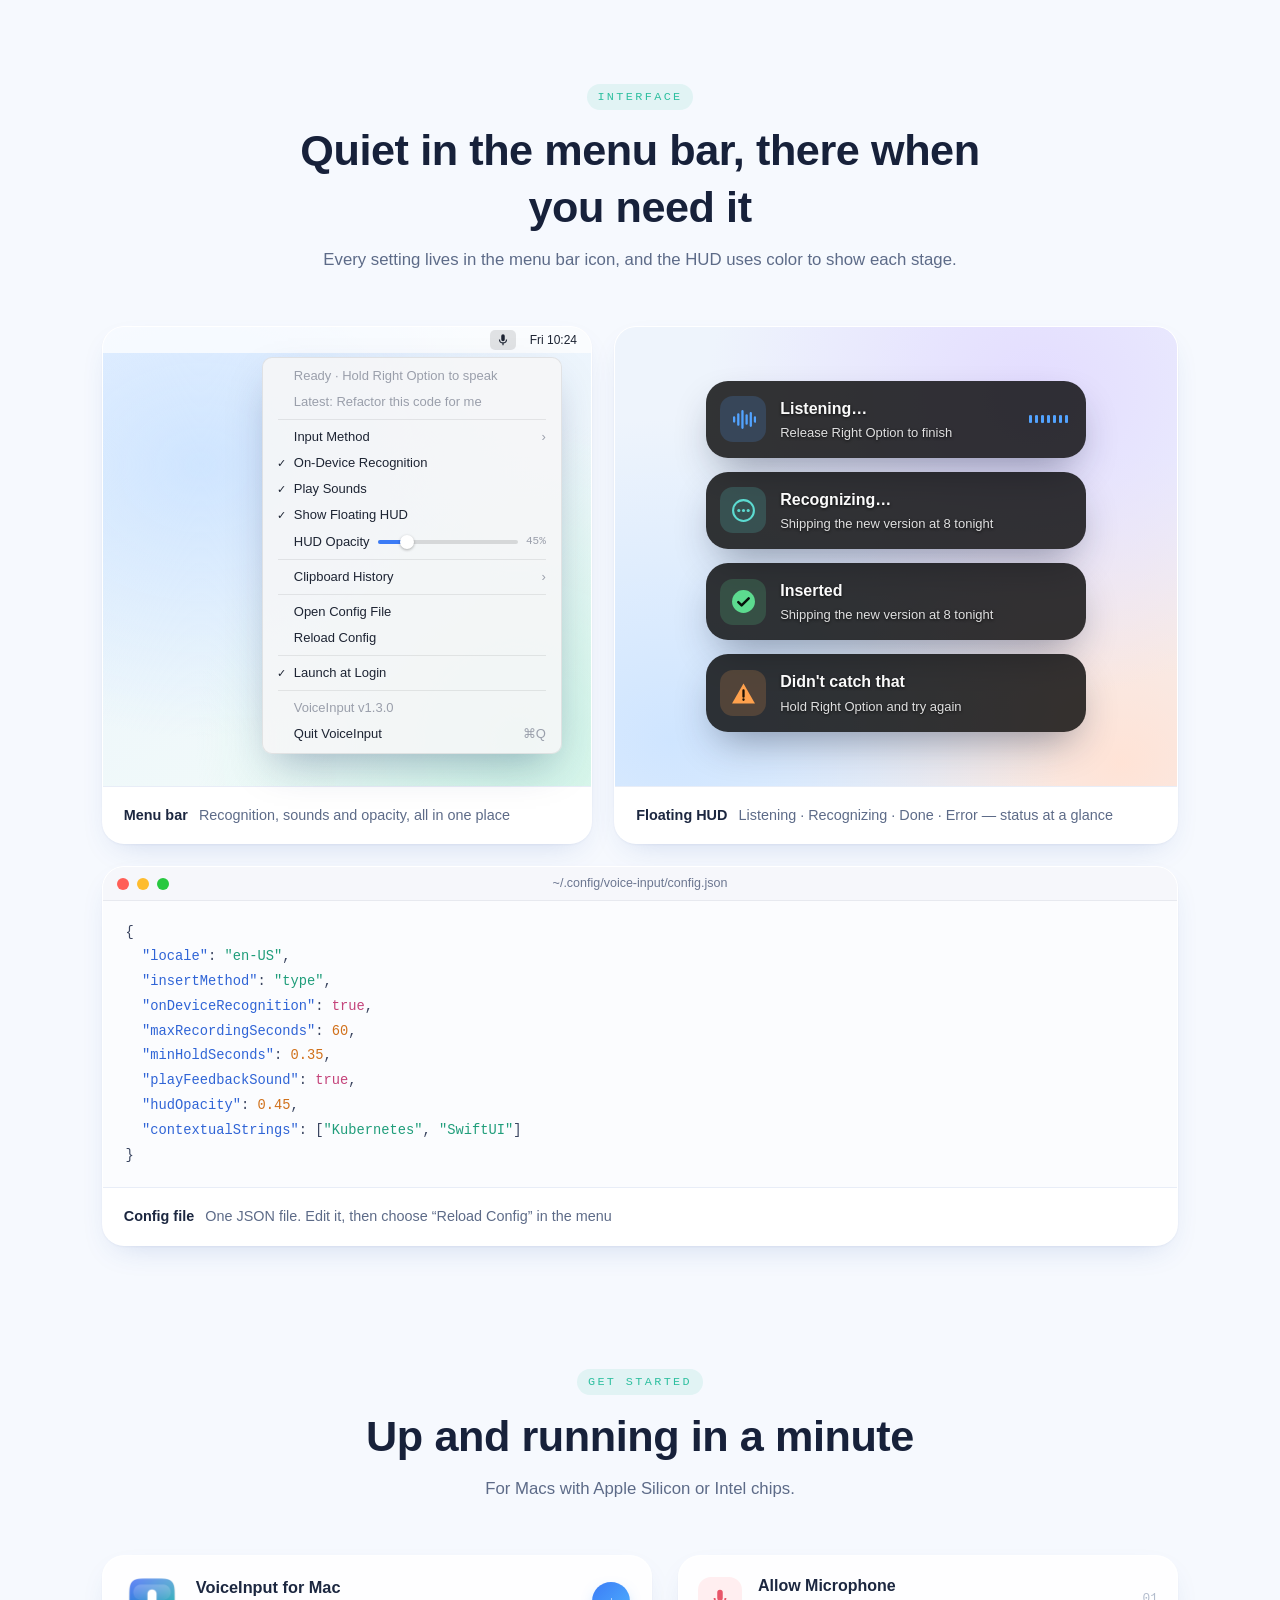
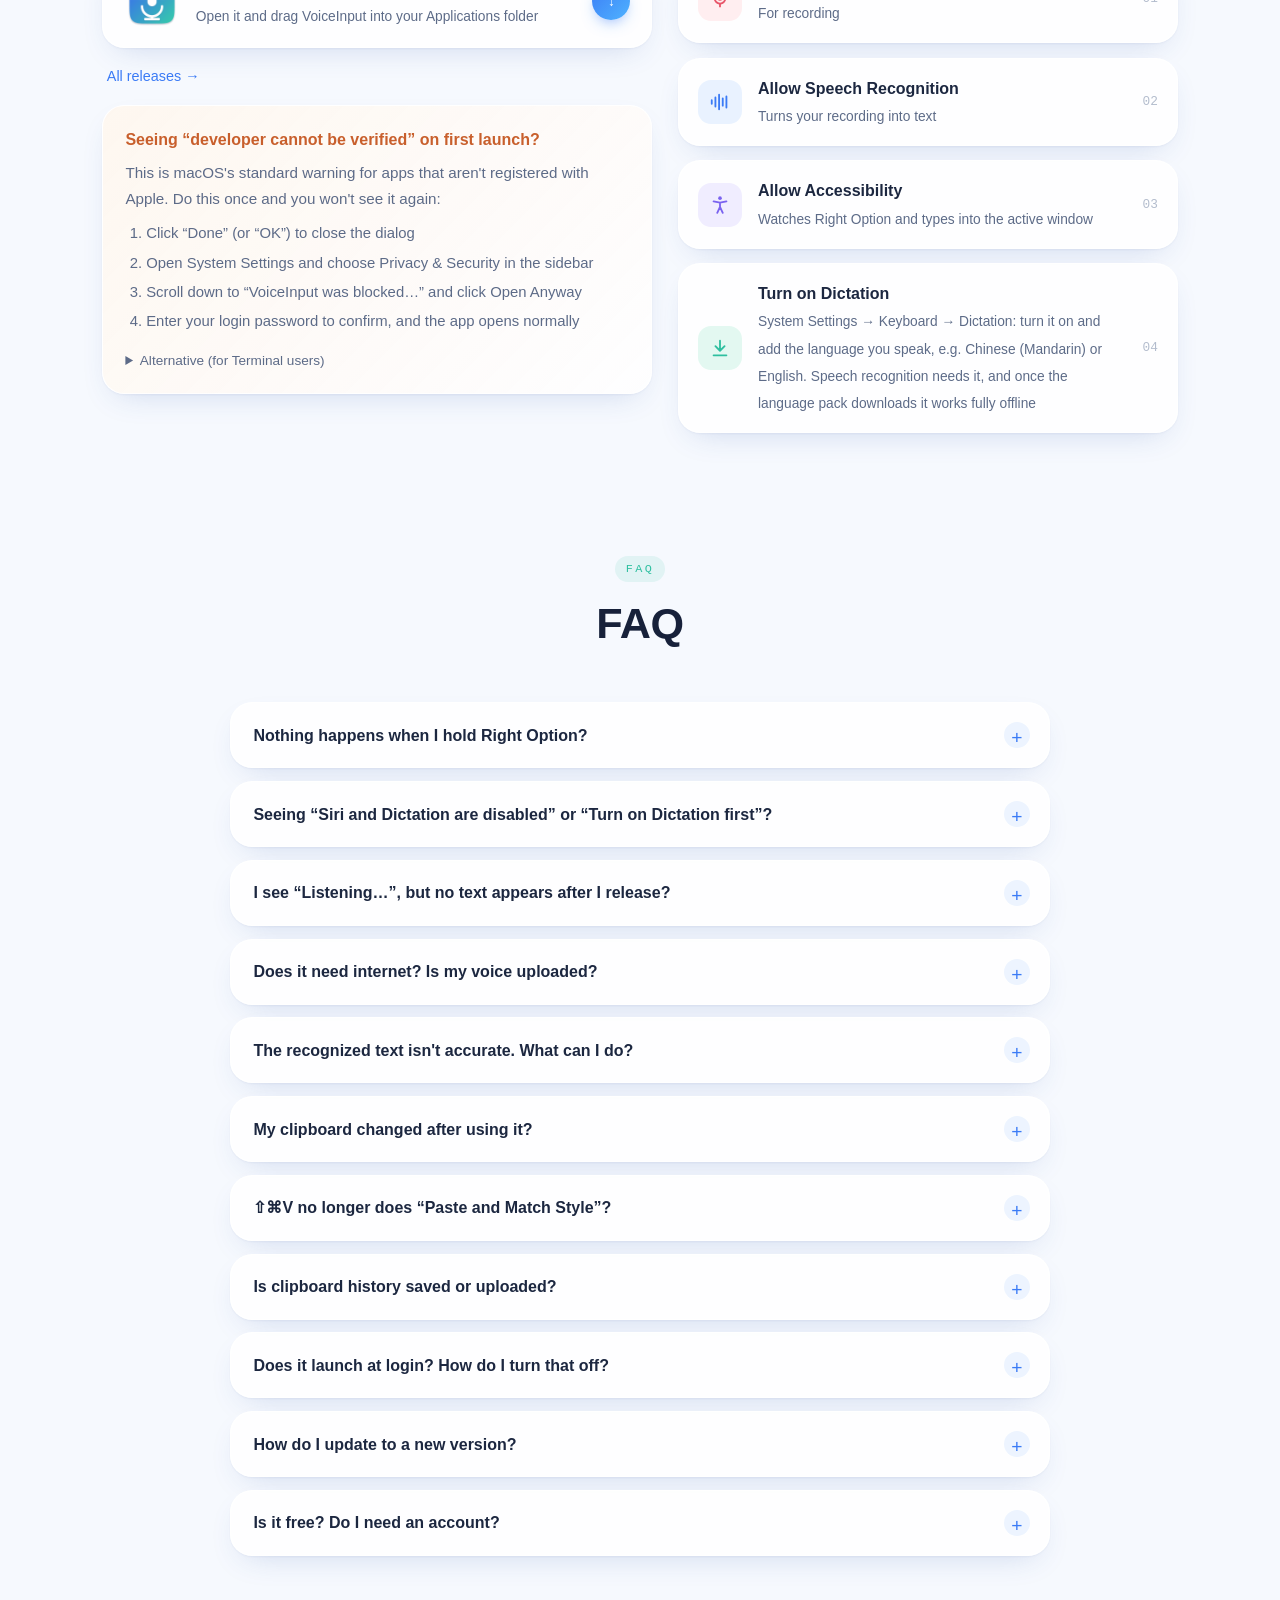
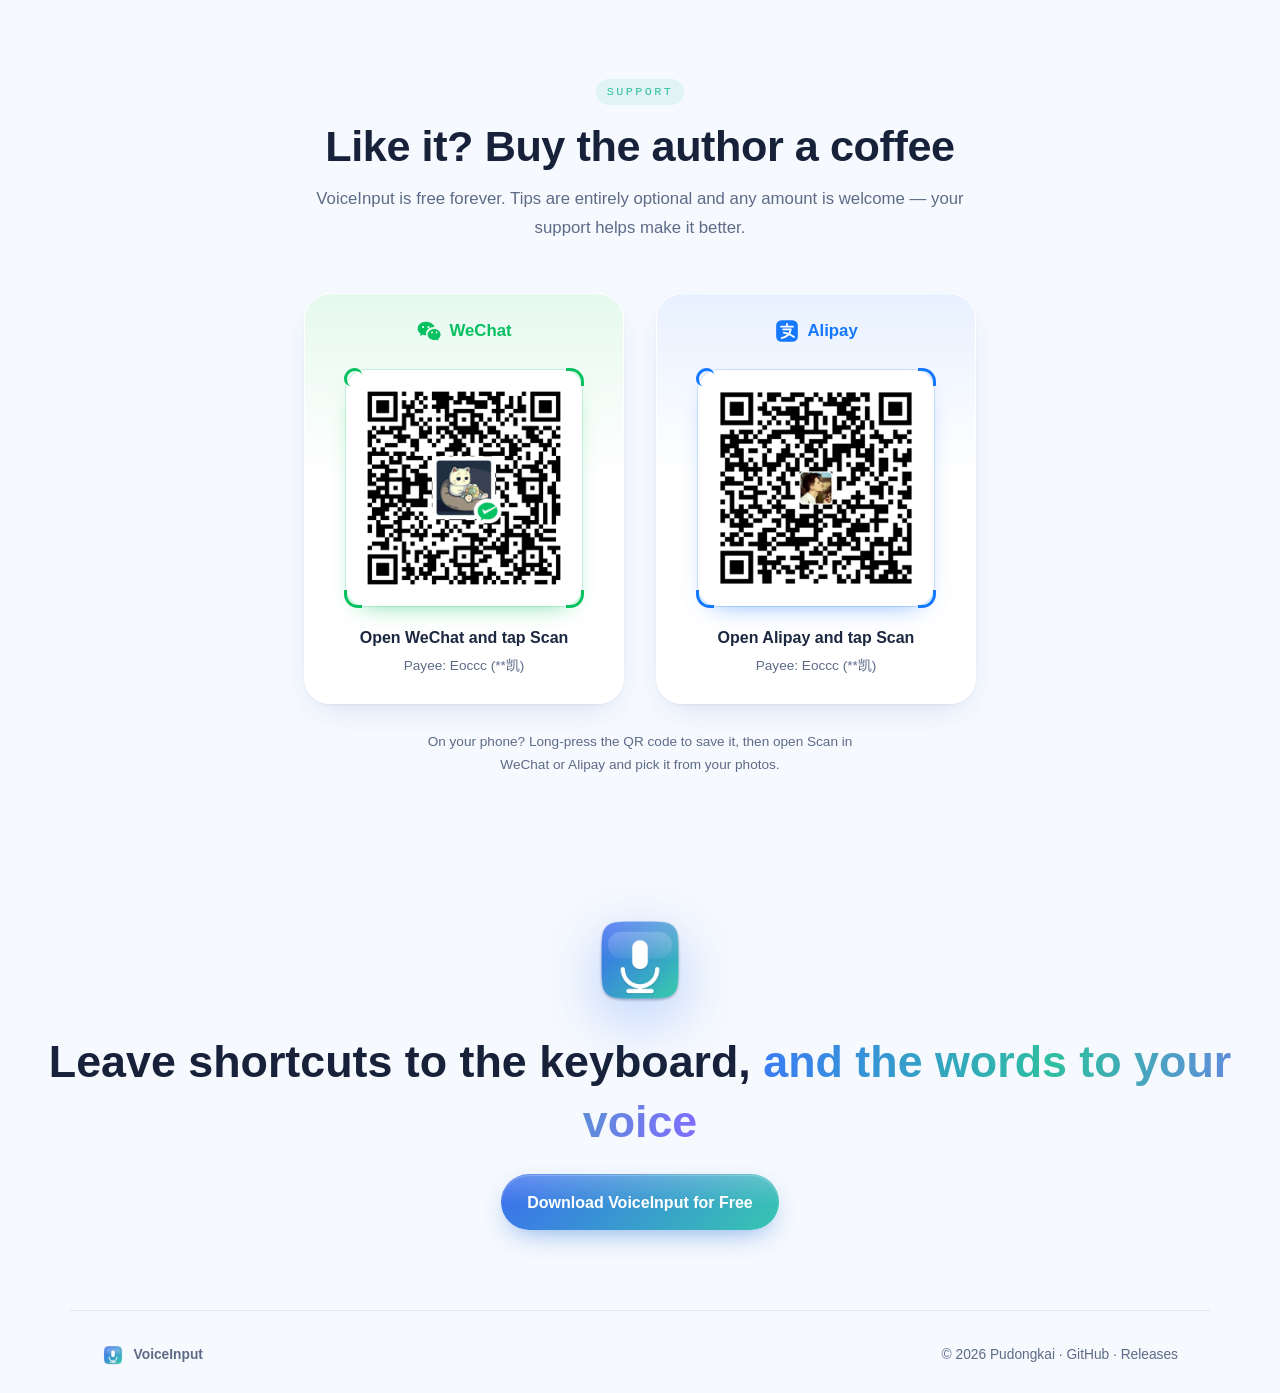
<file: site/index.html>
<!DOCTYPE html>
<html lang="zh-CN">
<head>
  <meta charset="UTF-8" />
  <meta name="viewport" content="width=device-width, initial-scale=1.0" />
  <script>
    /* 尽早确定页面语言：手动选择优先，否则按浏览器首选语言，zh 开头用中文，其余用英文。
       英文时先隐藏页面，等 i18n.js 替换完文案再显示，避免先闪一下中文；超时兜底防止脚本加载失败时页面一直空白。 */
    (function () {
      var d = document.documentElement, l;
      try { l = localStorage.getItem("lang"); } catch (e) {}
      if (l !== "zh" && l !== "en") {
        var n = (navigator.languages && navigator.languages[0]) || navigator.language || "";
        l = /^zh/i.test(n) ? "zh" : "en";
      }
      d.lang = l === "zh" ? "zh-CN" : "en";
      if (l === "en") {
        d.classList.add("i18n-pending");
        setTimeout(function () { d.classList.remove("i18n-pending"); }, 3000);
      }
    })();
  </script>
  <title data-i18n="meta.title">VoiceInput — 按住 ⌥，说出来就是文字</title>
  <meta name="description" data-i18n-attr="content:meta.desc" content="VoiceInput 是一款原生 macOS 菜单栏语音输入工具。按住右 Option 说话，松开即输入到任意编辑器、终端和聊天框。免费、无需 API Key，默认本机识别，还能记住剪贴板历史。" />
  <meta property="og:title" data-i18n-attr="content:meta.title" content="VoiceInput — 按住 ⌥，说出来就是文字" />
  <meta property="og:description" data-i18n-attr="content:meta.ogDesc" content="原生 macOS 语音输入。免费、无需 API Key，语音不出本机。" />
  <meta property="og:image" content="https://pudongkai.github.io/voice-input/assets/icon.png" />
  <meta property="og:url" content="https://pudongkai.github.io/voice-input/" />
  <link rel="canonical" href="https://pudongkai.github.io/voice-input/" />
  <meta name="google-site-verification" content="6tkaj2PPCclSvB89cBOId-Jt5Yrfynh64_qu5Ds3E8o" />
  <meta name="theme-color" content="#f6f9fe" />
  <link rel="icon" type="image/png" href="assets/favicon.png?v=2" />
  <link rel="apple-touch-icon" href="assets/icon.png" />
  <link rel="stylesheet" href="style.css" />
</head>

<body>
  <div class="bg-grid" aria-hidden="true"></div>
  <div class="bg-glows" aria-hidden="true">
    <div class="bg-glow glow-a"></div>
    <div class="bg-glow glow-b"></div>
  </div>

  <!-- 导航 -->
  <nav class="nav">
    <a class="brand" href="#top">
      <img src="assets/icon.png" alt="" width="32" height="32" />
      <span>VoiceInput</span>
    </a>
    <div class="nav-links">
      <a href="#how" data-i18n="nav.how">工作方式</a>
      <a href="#features" data-i18n="nav.features">特性</a>
      <a href="#clipboard" data-i18n="nav.clipboard">剪贴板</a>
      <a href="#gallery" data-i18n="nav.gallery">界面</a>
      <a href="#install" data-i18n="nav.install">安装</a>
      <a href="#faq" data-i18n="nav.faq">常见问题</a>
      <a href="#donate" data-i18n="nav.donate">打赏</a>
    </div>
    <div class="nav-actions">
      <div class="lang-toggle" role="group" aria-label="Language / 语言">
        <button type="button" data-lang="zh" lang="zh-CN" aria-pressed="false">中文</button>
        <button type="button" data-lang="en" lang="en" aria-pressed="false">EN</button>
      </div>
      <a class="btn btn-sm btn-primary btn-glow" href="#download" data-i18n="nav.download">免费下载</a>
    </div>
  </nav>

  <!-- 首屏 -->
  <header class="hero" id="top" data-anim>
    <div class="hero-copy">
      <div class="pill reveal">
        <span class="pill-dot"></span>
        <span data-i18n="hero.pill">v1.3.0 · macOS 原生 · Apple Silicon &amp; Intel</span>
      </div>
      <h1 class="reveal" data-i18n="hero.title">
        按住 <kbd class="kbd-hero">⌥</kbd>，<br />
        <span class="gradient-text">说出来就是文字</span>
      </h1>
      <p class="lead reveal" data-i18n="hero.lead">
        VoiceInput 是一款住在菜单栏里的语音输入工具。在任何编辑器、终端、聊天框里，
        按住右 Option 说话，松开后文字自动出现在光标处。
      </p>
      <div class="hero-cta reveal">
        <a class="btn btn-primary btn-glow" href="https://github.com/pudongkai/voice-input/releases/latest/download/VoiceInput.dmg">
          <svg viewBox="0 0 24 24" width="18" height="18" aria-hidden="true"><path fill="currentColor" d="M16.37 12.6c-.02-2.3 1.88-3.4 1.96-3.46-1.07-1.56-2.73-1.77-3.32-1.8-1.41-.14-2.76.83-3.48.83-.72 0-1.82-.81-3-.79-1.54.02-2.96.9-3.76 2.27-1.6 2.78-.41 6.9 1.15 9.16.76 1.1 1.67 2.34 2.86 2.3 1.15-.05 1.58-.74 2.97-.74 1.38 0 1.77.74 2.98.72 1.23-.02 2.01-1.12 2.76-2.23.87-1.28 1.23-2.52 1.25-2.58-.03-.01-2.4-.92-2.42-3.66zM14.1 5.86c.63-.77 1.06-1.83.94-2.89-.91.04-2.01.61-2.67 1.37-.58.67-1.1 1.76-.96 2.8 1.02.08 2.06-.52 2.69-1.28z"/></svg>
          <span data-i18n="hero.download">下载 macOS 版</span>
        </a>
        <a class="btn btn-ghost" href="https://github.com/pudongkai/voice-input" target="_blank" rel="noopener">
          <svg viewBox="0 0 24 24" width="18" height="18" aria-hidden="true"><path fill="currentColor" d="M12 .5a11.5 11.5 0 0 0-3.64 22.41c.58.1.79-.25.79-.56v-2c-3.2.7-3.88-1.37-3.88-1.37-.52-1.33-1.28-1.69-1.28-1.69-1.05-.72.08-.7.08-.7 1.16.08 1.77 1.19 1.77 1.19 1.03 1.77 2.7 1.26 3.36.96.1-.75.4-1.26.73-1.55-2.55-.29-5.24-1.28-5.24-5.69 0-1.26.45-2.29 1.19-3.09-.12-.29-.52-1.46.11-3.05 0 0 .97-.31 3.17 1.18a11 11 0 0 1 5.77 0c2.2-1.49 3.17-1.18 3.17-1.18.63 1.59.23 2.76.11 3.05.74.8 1.19 1.83 1.19 3.09 0 4.42-2.69 5.39-5.25 5.68.41.36.78 1.06.78 2.14v3.17c0 .31.21.67.8.56A11.5 11.5 0 0 0 12 .5z"/></svg>
          <span data-i18n="hero.source">GitHub 源码</span>
        </a>
      </div>
      <ul class="hero-meta reveal">
        <li><span class="check">✓</span><span data-i18n="hero.meta1">免费，无需 API Key</span></li>
        <li><span class="check">✓</span><span data-i18n="hero.meta2">默认本机识别</span></li>
        <li><span class="check">✓</span><span data-i18n="hero.meta3">任意 App 通用</span></li>
      </ul>
    </div>

    <div class="hero-visual reveal">
      <div class="icon-orbit">
        <div class="orbit-ring r1"></div>
        <div class="orbit-ring r2"></div>
        <div class="orbit-ring r3"></div>
        <img class="hero-icon" src="assets/icon.png" alt="VoiceInput 图标" data-i18n-attr="alt:hero.iconAlt" width="220" height="220" />
        <div class="sound-ripple"></div>
        <div class="sound-ripple d2"></div>
        <div class="sound-ripple d3"></div>
      </div>
    </div>
  </header>

  <!-- 动态演示：Mac 桌面 -->
  <section class="demo-section" data-anim>
    <div class="mac reveal" id="demo">
      <div class="mac-menubar">
        <div class="mb-left">
          <svg viewBox="0 0 24 24" width="13" height="13" aria-hidden="true"><path fill="currentColor" d="M16.37 12.6c-.02-2.3 1.88-3.4 1.96-3.46-1.07-1.56-2.73-1.77-3.32-1.8-1.41-.14-2.76.83-3.48.83-.72 0-1.82-.81-3-.79-1.54.02-2.96.9-3.76 2.27-1.6 2.78-.41 6.9 1.15 9.16.76 1.1 1.67 2.34 2.86 2.3 1.15-.05 1.58-.74 2.97-.74 1.38 0 1.77.74 2.98.72 1.23-.02 2.01-1.12 2.76-2.23.87-1.28 1.23-2.52 1.25-2.58-.03-.01-2.4-.92-2.42-3.66zM14.1 5.86c.63-.77 1.06-1.83.94-2.89-.91.04-2.01.61-2.67 1.37-.58.67-1.1 1.76-.96 2.8 1.02.08 2.06-.52 2.69-1.28z"/></svg>
          <b data-i18n="demo.mbTerminal">终端</b><span>Shell</span><span data-i18n="demo.mbEdit">编辑</span><span data-i18n="demo.mbView">显示</span><span data-i18n="demo.mbWindow">窗口</span>
        </div>
        <div class="mb-right">
          <span class="mb-mic" id="mbMic" title="VoiceInput">
            <svg viewBox="0 0 24 24" width="14" height="14" aria-hidden="true"><path fill="currentColor" d="M12 14a3 3 0 0 0 3-3V5a3 3 0 0 0-6 0v6a3 3 0 0 0 3 3zm5-3a5 5 0 0 1-10 0H5a7 7 0 0 0 6 6.92V21h2v-3.08A7 7 0 0 0 19 11h-2z"/></svg>
          </span>
          <svg viewBox="0 0 24 24" width="14" height="14" aria-hidden="true"><path d="M2 9a15 15 0 0 1 20 0M5 12.5a10 10 0 0 1 14 0M8.5 16a5 5 0 0 1 7 0" stroke="currentColor" stroke-width="2" fill="none" stroke-linecap="round"/><circle cx="12" cy="19.5" r="1.4" fill="currentColor"/></svg><span class="mb-time" id="mbTime" data-i18n="demo.time">周五 10:24</span>
        </div>
      </div>
      <div class="mac-desktop">
        <div class="window term">
          <div class="win-bar">
            <i class="tl r"></i><i class="tl y"></i><i class="tl g"></i>
            <span class="win-title">~/projects/app — zsh</span>
          </div>
          <div class="term-body">
            <div class="term-line dim">Last login: Fri Nov  6 10:21:03 on ttys001</div>
            <div class="term-line"><span class="ps">➜</span> <span class="cwd">app</span> <span class="git">git:(main)</span> git commit -m "<span id="typed1"></span><span class="caret" id="caret1"></span></div>
          </div>
        </div>

        <div class="window chat">
          <div class="win-bar">
            <i class="tl r"></i><i class="tl y"></i><i class="tl g"></i>
            <span class="win-title" data-i18n="demo.messages">消息</span>
          </div>
          <div class="chat-body">
            <div class="bubble in" data-i18n="demo.bubbleIn">今晚的发布还顺利吗？</div>
            <div class="bubble out" id="bubbleOut" hidden></div>
            <div class="chat-input"><span id="typed2"></span><span class="caret" id="caret2"></span></div>
          </div>
        </div>

        <!-- 悬浮窗（与 App 内 HUD 样式一致） -->
        <div class="hud" id="hud" data-state="hidden">
          <div class="hud-badge">
            <svg class="ico ico-wave" viewBox="0 0 24 24" aria-hidden="true"><path d="M3 10v4M7 7v10M11 4v16M15 8v8M19 6v12M23 10v4" stroke="currentColor" stroke-width="2.2" stroke-linecap="round" fill="none"/></svg>
            <svg class="ico ico-dots" viewBox="0 0 24 24" aria-hidden="true"><circle cx="12" cy="12" r="10" stroke="currentColor" stroke-width="2" fill="none"/><circle cx="7.5" cy="12" r="1.5" fill="currentColor"/><circle cx="12" cy="12" r="1.5" fill="currentColor"/><circle cx="16.5" cy="12" r="1.5" fill="currentColor"/></svg>
            <svg class="ico ico-check" viewBox="0 0 24 24" aria-hidden="true"><circle cx="12" cy="12" r="11" fill="currentColor"/><path d="M7 12.5l3.2 3.2L17 9" stroke="#06110b" stroke-width="2.4" fill="none" stroke-linecap="round" stroke-linejoin="round"/></svg>
          </div>
          <div class="hud-text">
            <div class="hud-title" id="hudTitle" data-i18n="hud.listening">正在聆听…</div>
            <div class="hud-body" id="hudBody" data-i18n="hud.release">松开右 Option 结束</div>
          </div>
          <div class="hud-bars" aria-hidden="true"><i></i><i></i><i></i><i></i><i></i><i></i><i></i></div>
        </div>

        <!-- 键盘提示 -->
        <div class="key-hint" id="keyHint">
          <kbd class="key-opt" id="keyOpt"><small>option</small>⌥</kbd>
          <span id="keyHintText" data-i18n="demo.hint">按住右 Option 说话</span>
        </div>
      </div>
    </div>
    <p class="demo-caption" data-i18n="demo.caption">↑ 页面内实时演示：按住、说话、松开，文字直接进入当前窗口</p>
  </section>

  <!-- 数据条 -->
  <section class="stats">
    <div class="stat reveal"><b data-count="0">0</b><span data-i18n="stats.apiKey">需要的 API Key</span></div>
    <div class="stat reveal"><b><span data-i18n="stats.currency">¥</span><span data-count="0">0</span></b><span data-i18n="stats.cost">使用费用</span></div>
    <div class="stat reveal"><b><span data-count="60">0</span>s</b><span data-i18n="stats.maxRec">单次最长录音</span></div>
    <div class="stat reveal"><b><span data-count="2">0</span></b><span data-i18n="stats.arch">架构通用（arm64 · x86_64）</span></div>
  </section>

  <!-- 工作方式 -->
  <section class="section" id="how" data-anim>
    <div class="section-head reveal">
      <span class="eyebrow">HOW IT WORKS</span>
      <h2 data-i18n="how.title">三步，没有学习成本</h2>
      <p data-i18n="how.desc">不切换窗口，不点按钮。手不离键盘，就能把想法变成文字。</p>
    </div>
    <div class="steps">
      <div class="step card reveal">
        <div class="step-num">01</div>
        <div class="step-visual"><div class="cursor-box"><span class="blink-caret"></span></div></div>
        <h3 data-i18n="how.s1">光标停在输入框</h3>
        <p data-i18n="how.s1d">终端、代码编辑器、浏览器、聊天软件……任何能打字的地方都行。</p>
      </div>
      <div class="step card reveal">
        <div class="step-num">02</div>
        <div class="step-visual"><kbd class="key-big pressing"><small>option</small>⌥</kbd><div class="mini-wave"><i></i><i></i><i></i><i></i><i></i><i></i><i></i><i></i><i></i></div></div>
        <h3 data-i18n="how.s2">按住右 Option 说话</h3>
        <p data-i18n="how.s2d">屏幕底部出现“正在聆听…”，边说边显示识别结果。</p>
      </div>
      <div class="step card reveal">
        <div class="step-num">03</div>
        <div class="step-visual"><div class="out-text" data-i18n="how.sample">帮我把这段代码重构一下<span class="blink-caret"></span></div></div>
        <h3 data-i18n="how.s3">松开，文字自动输入</h3>
        <p data-i18n="how.s3d">识别结果直接粘贴到光标处，按回车即可发送。</p>
      </div>
    </div>
  </section>

  <!-- 特性 Bento -->
  <section class="section" id="features" data-anim>
    <div class="section-head reveal">
      <span class="eyebrow">FEATURES</span>
      <h2 data-i18n="feat.title">小巧，但每个细节都想过</h2>
      <p data-i18n="feat.desc">纯 Swift 编写的原生菜单栏 App，没有 Node、Python 或任何运行时依赖。</p>
    </div>

    <div class="bento">
      <article class="card bento-a reveal">
        <div class="feat-icon">
          <svg viewBox="0 0 24 24" aria-hidden="true"><path d="M12 2l8 3v6c0 5-3.4 9.4-8 11-4.6-1.6-8-6-8-11V5l8-3z" fill="none" stroke="currentColor" stroke-width="1.8" stroke-linejoin="round"/><path d="M8.5 12l2.5 2.5 4.5-5" fill="none" stroke="currentColor" stroke-width="1.8" stroke-linecap="round" stroke-linejoin="round"/></svg>
        </div>
        <h3 data-i18n="feat.privacy">语音不出本机</h3>
        <p data-i18n="feat.privacyD">默认优先使用 Apple 设备端识别。下载中文听写语言包后完全离线工作，录音不会发到任何服务器。</p>
        <div class="privacy-viz">
          <div class="pv-node">
            <svg viewBox="0 0 24 24" aria-hidden="true"><path fill="currentColor" d="M12 14a3 3 0 0 0 3-3V5a3 3 0 0 0-6 0v6a3 3 0 0 0 3 3zm5-3a5 5 0 0 1-10 0H5a7 7 0 0 0 6 6.92V21h2v-3.08A7 7 0 0 0 19 11h-2z"/></svg>
            <span data-i18n="feat.pvMic">麦克风</span>
          </div>
          <div class="pv-line"><i></i></div>
          <div class="pv-node chip">
            <svg viewBox="0 0 24 24" aria-hidden="true"><rect x="6" y="6" width="12" height="12" rx="2" fill="none" stroke="currentColor" stroke-width="1.8"/><path d="M9 2v3M15 2v3M9 19v3M15 19v3M2 9h3M2 15h3M19 9h3M19 15h3" stroke="currentColor" stroke-width="1.8" stroke-linecap="round"/></svg>
            <span data-i18n="feat.pvLocal">本机识别</span>
          </div>
          <div class="pv-line"><i></i></div>
          <div class="pv-node">
            <svg viewBox="0 0 24 24" aria-hidden="true"><path d="M4 7h16M4 12h10M4 17h13" stroke="currentColor" stroke-width="1.8" stroke-linecap="round"/></svg>
            <span data-i18n="feat.pvText">文字</span>
          </div>
          <div class="pv-cloud">
            <svg viewBox="0 0 24 24" aria-hidden="true"><path d="M7 18h10a4 4 0 0 0 .5-7.97A6 6 0 0 0 6 9.5 4.25 4.25 0 0 0 7 18z" fill="none" stroke="currentColor" stroke-width="1.6"/><path d="M4 4l16 16" stroke="currentColor" stroke-width="1.8" stroke-linecap="round"/></svg>
            <span data-i18n="feat.pvCloud">云端</span>
          </div>
        </div>
      </article>

      <article class="card bento-b reveal">
        <div class="feat-icon">
          <svg viewBox="0 0 24 24" aria-hidden="true"><rect x="3" y="4" width="18" height="14" rx="2" fill="none" stroke="currentColor" stroke-width="1.8"/><path d="M7 9l3 2.5L7 14M12 14h5" fill="none" stroke="currentColor" stroke-width="1.8" stroke-linecap="round" stroke-linejoin="round"/></svg>
        </div>
        <h3 data-i18n="feat.anywhere">哪里能打字，哪里就能说</h3>
        <p data-i18n="feat.anywhereD">系统级输入，不依赖任何插件。</p>
        <div class="app-cloud">
          <span data-i18n="feat.appTerminal">终端</span><span>VS Code</span><span>Xcode</span><span>iTerm2</span><span>Safari</span>
          <span>Chrome</span><span data-i18n="feat.appWeChat">微信</span><span data-i18n="feat.appFeishu">飞书</span><span data-i18n="feat.appNotes">备忘录</span><span data-i18n="feat.appMail">邮件</span><span>Slack</span><span>Notion</span>
        </div>
      </article>

      <article class="card bento-c reveal">
        <div class="feat-icon">
          <svg viewBox="0 0 24 24" aria-hidden="true"><circle cx="12" cy="12" r="9" fill="none" stroke="currentColor" stroke-width="1.8"/><path d="M12 7v5l3 2" fill="none" stroke="currentColor" stroke-width="1.8" stroke-linecap="round"/></svg>
        </div>
        <h3 data-i18n="feat.guard">防误触</h3>
        <p data-i18n="feat.guardD">按住不到 0.35 秒不触发；按住 ⌥ 时按了别的键（比如 ⌥+方向键），这次录音自动取消，原快捷键照常生效。</p>
      </article>

      <article class="card bento-d reveal">
        <div class="feat-icon">
          <svg viewBox="0 0 24 24" aria-hidden="true"><rect x="4" y="3" width="16" height="18" rx="2" fill="none" stroke="currentColor" stroke-width="1.8"/><path d="M9 3v3h6V3" fill="none" stroke="currentColor" stroke-width="1.8"/></svg>
        </div>
        <h3 data-i18n="feat.insert">两种输入方式</h3>
        <p data-i18n="feat.insertD">默认像打字一样逐字输入，不动你的剪贴板；切换成「粘贴」后，识别出的文字还会同时复制到剪贴板，方便再贴一次。</p>
        <div class="seg"><span class="on" data-i18n="feat.segType">模拟键盘输入</span><span data-i18n="feat.segPaste">粘贴</span></div>
      </article>

      <article class="card bento-e reveal">
        <div class="feat-icon">
          <svg viewBox="0 0 24 24" aria-hidden="true"><path d="M4 6h10M18 6h2M4 12h4M12 12h8M4 18h12M20 18h0" stroke="currentColor" stroke-width="1.8" stroke-linecap="round"/><circle cx="16" cy="6" r="2" fill="none" stroke="currentColor" stroke-width="1.8"/><circle cx="10" cy="12" r="2" fill="none" stroke="currentColor" stroke-width="1.8"/><circle cx="18" cy="18" r="2" fill="none" stroke="currentColor" stroke-width="1.8"/></svg>
        </div>
        <h3 data-i18n="feat.opacity">悬浮窗透明度，拖动即见</h3>
        <p data-i18n="feat.opacityD">菜单里直接拖滑块，实时预览，不用重启。试试看：</p>
        <div class="opacity-demo">
          <div class="od-stage">
            <div class="od-bg"><span>const</span> <span>answer</span> = <span>42</span>;<br /><span>function</span> hello() {}</div>
            <div class="hud hud-static" id="odHud" data-state="listening">
              <div class="hud-badge">
                <svg class="ico ico-wave" viewBox="0 0 24 24" aria-hidden="true"><path d="M3 10v4M7 7v10M11 4v16M15 8v8M19 6v12M23 10v4" stroke="currentColor" stroke-width="2.2" stroke-linecap="round" fill="none"/></svg>
              </div>
              <div class="hud-text">
                <div class="hud-title" id="odTitle" data-i18n="feat.odTitle">悬浮窗透明度 45%</div>
                <div class="hud-body" data-i18n="feat.odBody">拖动滑块查看效果</div>
              </div>
            </div>
          </div>
          <label class="od-row">
            <span data-i18n="feat.odLabel">悬浮窗透明度</span>
            <input type="range" id="odRange" min="30" max="100" value="45" />
            <output id="odOut">45%</output>
          </label>
        </div>
      </article>

      <article class="card bento-f reveal">
        <div class="feat-icon">
          <svg viewBox="0 0 24 24" aria-hidden="true"><path d="M4 4h16v12H8l-4 4V4z" fill="none" stroke="currentColor" stroke-width="1.8" stroke-linejoin="round"/><path d="M8 9h8M8 12h5" stroke="currentColor" stroke-width="1.8" stroke-linecap="round"/></svg>
        </div>
        <h3 data-i18n="feat.mixed">中英混说 · 专有名词增强</h3>
        <p data-i18n="feat.mixedD">以中文为主，夹杂英文也能识别。把常用的项目名、框架名写进 <code>contextualStrings</code>，准确率明显提升。</p>
        <div class="tags"><span>React</span><span>Kubernetes</span><span>SwiftUI</span><span data-i18n="feat.tagTerm">终端</span><span data-i18n="feat.tagYours">+ 你的词</span></div>
      </article>

      <article class="card bento-g reveal">
        <div class="feat-icon">
          <svg viewBox="0 0 24 24" aria-hidden="true"><path d="M5 12h14M12 5v14" stroke="currentColor" stroke-width="1.8" stroke-linecap="round"/><rect x="3" y="3" width="18" height="18" rx="4" fill="none" stroke="currentColor" stroke-width="1.8"/></svg>
        </div>
        <h3 data-i18n="feat.more">其余细节</h3>
        <ul class="mini-list">
          <li data-i18n="feat.more1">录音中按 <kbd>Esc</kbd> 取消</li>
          <li data-i18n="feat.more2">开机自动启动，可一键关闭</li>
          <li data-i18n="feat.more3">开始 / 结束提示音可关</li>
          <li data-i18n="feat.more4">选粘贴方式时，文字会同时留在剪贴板</li>
        </ul>
      </article>
    </div>
  </section>

  <!-- 剪贴板历史 -->
  <section class="section" id="clipboard" data-anim>
    <div class="clip">
      <div class="clip-copy reveal">
        <span class="new-pill" data-i18n="clip.pill">NEW · 新功能</span>
        <h2 data-i18n="clip.title">复制过的东西，<br /><span class="gradient-text">一个都不会丢</span></h2>
        <p data-i18n="clip.desc">VoiceInput 会悄悄记住你最近复制过的文字和图片。想再用之前复制的内容时，按一下快捷键就能找回来，直接粘贴。</p>
        <ul class="clip-points">
          <li><span class="cp-ico"><svg viewBox="0 0 24 24"><rect x="2.5" y="6" width="19" height="12" rx="2.5" fill="none" stroke="currentColor" stroke-width="1.7"/><path d="M6 10h1M9.5 10h1M13 10h1M16.5 10h1M7.5 14h9" stroke="currentColor" stroke-width="1.7" stroke-linecap="round"/></svg></span><div data-i18n="clip.p1"><b>按 <kbd>⇧</kbd><kbd>⌘</kbd><kbd>V</kbd> 打开历史</b>在鼠标旁边弹出列表，用方向键选、回车粘贴，或者直接按数字键 1–9</div></li>
          <li><span class="cp-ico"><svg viewBox="0 0 24 24"><rect x="3" y="4.5" width="18" height="15" rx="2.5" fill="none" stroke="currentColor" stroke-width="1.7"/><circle cx="9" cy="10" r="1.8" fill="currentColor"/><path d="M4 17l5-4.5 4 3.5 3-2.5 4 3.5" fill="none" stroke="currentColor" stroke-width="1.7" stroke-linejoin="round"/></svg></span><div data-i18n="clip.p2"><b>截图也能记住</b>截到剪贴板的截图、网页和聊天里复制的图片，都会显示成缩略图</div></li>
          <li><span class="cp-ico"><svg viewBox="0 0 24 24"><path d="M9 6h11M9 12h11M9 18h11" stroke="currentColor" stroke-width="1.7" stroke-linecap="round"/><path d="M4 5l1.2-.8V8M3.6 11.2c.4-.6 1.8-.7 2 .1.2.8-2 1.9-2 2.7h2.2M3.6 16.6c.5-.5 2-.5 2 .4 0 .7-1.2.8-1.2.8s1.4.1 1.3.9c-.1 1-1.7.9-2.1.4" fill="none" stroke="currentColor" stroke-width="1.2" stroke-linecap="round" stroke-linejoin="round"/></svg></span><div data-i18n="clip.p3"><b>记几条你说了算</b>菜单里选 10、20、50 或 100 条，默认 20 条</div></li>
          <li><span class="cp-ico"><svg viewBox="0 0 24 24"><rect x="5" y="10.5" width="14" height="10" rx="2.5" fill="none" stroke="currentColor" stroke-width="1.7"/><path d="M8.5 10.5V8a3.5 3.5 0 0 1 7 0v2.5" fill="none" stroke="currentColor" stroke-width="1.7"/><circle cx="12" cy="15.5" r="1.4" fill="currentColor"/></svg></span><div data-i18n="clip.p4"><b>只留在内存里</b>退出 App 就清空，不写进硬盘；密码管理器里复制的密码不会被记录</div></li>
        </ul>
      </div>

      <div class="clip-stage reveal" id="clipStage">
        <div class="combo" aria-hidden="true"><kbd>⇧</kbd><span>+</span><kbd>⌘</kbd><span>+</span><kbd>V</kbd></div>
        <div class="clip-panel">
          <div class="cpn-head">
            <svg viewBox="0 0 24 24" aria-hidden="true"><rect x="5" y="4" width="14" height="17" rx="2.5" fill="none" stroke="currentColor" stroke-width="1.8"/><path d="M9 4.5h6v2.5H9z" fill="currentColor"/></svg>
            <span class="cpn-title" data-i18n="clip.panelTitle">剪贴板历史</span><span class="cpn-count" data-i18n="clip.count">6 条</span>
          </div>
          <ol class="cpn-list" id="clipList">
            <li class="on"><i>1</i><p data-i18n="clip.item1">今晚八点准时发布新版本，记得提前十分钟上线检查一下配置</p><small data-i18n="clip.ago0">刚刚</small></li>
            <li><i>2</i><div class="thumb"><b></b><b></b><b></b></div><p data-i18n="clip.item2">图片 2880×1800</p><small data-i18n="clip.ago2m">2 分钟前</small></li>
            <li><i>3</i><p>https://github.com/pudongkai/voice-input</p><small data-i18n="clip.ago5m">5 分钟前</small></li>
            <li><i>4</i><p data-i18n="clip.item4">git commit -m "修复登录页在深色模式下的显示问题"</p><small data-i18n="clip.ago12m">12 分钟前</small></li>
            <li><i>5</i><div class="thumb photo"></div><p data-i18n="clip.item5">图片 1080×1440</p><small data-i18n="clip.ago1h">1 小时前</small></li>
            <li><i>6</i><p data-i18n="clip.item6">周五下午三点，三楼大会议室</p><small data-i18n="clip.ago2h">2 小时前</small></li>
          </ol>
          <div class="cpn-foot"><span data-i18n="clip.footSelect"><kbd>↑↓</kbd>选择</span><span data-i18n="clip.footPaste"><kbd>↩</kbd>粘贴</span><span data-i18n="clip.footQuick"><kbd>1-9</kbd>快速粘贴</span><span class="r" data-i18n="clip.footClose"><kbd>esc</kbd>关闭</span></div>
        </div>
      </div>
    </div>
  </section>

  <!-- 界面展示 -->
  <section class="section" id="gallery" data-anim>
    <div class="section-head reveal">
      <span class="eyebrow">INTERFACE</span>
      <h2 data-i18n="gal.title">安静地待在菜单栏，需要时才出现</h2>
      <p data-i18n="gal.desc">所有设置都在菜单栏图标里，悬浮提示用颜色区分每个阶段。</p>
    </div>

    <div class="gallery">
      <div class="shot shot-menu reveal">
        <div class="menu-mock">
          <div class="mm-bar">
            <span class="mm-mic"><svg viewBox="0 0 24 24" width="14" height="14" aria-hidden="true"><path fill="currentColor" d="M12 14a3 3 0 0 0 3-3V5a3 3 0 0 0-6 0v6a3 3 0 0 0 3 3zm5-3a5 5 0 0 1-10 0H5a7 7 0 0 0 6 6.92V21h2v-3.08A7 7 0 0 0 19 11h-2z"/></svg></span>
            <span data-i18n="demo.time">周五 10:24</span>
          </div>
          <div class="mm-menu">
            <div class="mm-item dis" data-i18n="gal.mReady">就绪 · 按住右 Option 说话</div>
            <div class="mm-item dis" data-i18n="gal.mLatest">最近：帮我把这段代码重构一下</div>
            <hr />
            <div class="mm-item sub" data-i18n="gal.mInput">输入方式<span>›</span></div>
            <div class="mm-item" data-i18n="gal.mOnDevice"><i>✓</i>设备端识别</div>
            <div class="mm-item" data-i18n="gal.mSounds"><i>✓</i>播放提示音</div>
            <div class="mm-item" data-i18n="gal.mHud"><i>✓</i>显示悬浮提示</div>
            <div class="mm-item slider-row" data-i18n="gal.mOpacity">悬浮窗透明度 <span class="mm-slider"><b></b></span><small>45%</small></div>
            <hr />
            <div class="mm-item sub" data-i18n="gal.mClip">剪贴板历史<span>›</span></div>
            <hr />
            <div class="mm-item" data-i18n="gal.mOpenCfg">打开配置文件</div>
            <div class="mm-item" data-i18n="gal.mReload">重新加载配置</div>
            <hr />
            <div class="mm-item" data-i18n="gal.mLogin"><i>✓</i>开机启动</div>
            <hr />
            <div class="mm-item dis">VoiceInput v1.3.0</div>
            <div class="mm-item" data-i18n="gal.mQuit">退出 VoiceInput<span class="sc">⌘Q</span></div>
          </div>
        </div>
        <div class="shot-cap" data-i18n="gal.capMenu"><b>菜单栏</b>识别方式、提示音、透明度都在这里</div>
      </div>

      <div class="shot shot-states reveal">
        <div class="states">
          <div class="hud hud-static" data-state="listening">
            <div class="hud-badge"><svg class="ico ico-wave" viewBox="0 0 24 24" aria-hidden="true"><path d="M3 10v4M7 7v10M11 4v16M15 8v8M19 6v12M23 10v4" stroke="currentColor" stroke-width="2.2" stroke-linecap="round" fill="none"/></svg></div>
            <div class="hud-text"><div class="hud-title" data-i18n="hud.listening">正在聆听…</div><div class="hud-body" data-i18n="hud.release">松开右 Option 结束</div></div>
            <div class="hud-bars" aria-hidden="true"><i></i><i></i><i></i><i></i><i></i><i></i><i></i></div>
          </div>
          <div class="hud hud-static" data-state="processing">
            <div class="hud-badge"><svg class="ico ico-dots" viewBox="0 0 24 24" aria-hidden="true"><circle cx="12" cy="12" r="10" stroke="currentColor" stroke-width="2" fill="none"/><circle cx="7.5" cy="12" r="1.5" fill="currentColor"/><circle cx="12" cy="12" r="1.5" fill="currentColor"/><circle cx="16.5" cy="12" r="1.5" fill="currentColor"/></svg></div>
            <div class="hud-text"><div class="hud-title" data-i18n="hud.recognizing">识别中…</div><div class="hud-body" data-i18n="gal.sample">今晚八点准时发布新版本</div></div>
          </div>
          <div class="hud hud-static" data-state="success">
            <div class="hud-badge"><svg class="ico ico-check" viewBox="0 0 24 24" aria-hidden="true"><circle cx="12" cy="12" r="11" fill="currentColor"/><path d="M7 12.5l3.2 3.2L17 9" stroke="#06110b" stroke-width="2.4" fill="none" stroke-linecap="round" stroke-linejoin="round"/></svg></div>
            <div class="hud-text"><div class="hud-title" data-i18n="hud.inserted">已输入</div><div class="hud-body" data-i18n="gal.sample">今晚八点准时发布新版本</div></div>
          </div>
          <div class="hud hud-static" data-state="error">
            <div class="hud-badge"><svg class="ico ico-warn" viewBox="0 0 24 24" aria-hidden="true"><path d="M12 2.5L23 21.5H1L12 2.5z" fill="currentColor"/><path d="M12 9v6M12 17.6v.4" stroke="#1a0e02" stroke-width="2.2" stroke-linecap="round"/></svg></div>
            <div class="hud-text"><div class="hud-title" data-i18n="gal.error">没听清</div><div class="hud-body" data-i18n="gal.errorBody">再按住右 Option 说一次</div></div>
          </div>
        </div>
        <div class="shot-cap" data-i18n="gal.capStates"><b>悬浮提示</b>聆听 · 识别 · 完成 · 出错，一眼就知道状态</div>
      </div>

      <div class="shot shot-config reveal">
        <div class="window code-win">
          <div class="win-bar">
            <i class="tl r"></i><i class="tl y"></i><i class="tl g"></i>
            <span class="win-title">~/.config/voice-input/config.json</span>
          </div>
<pre class="code"><code data-i18n="gal.config">{
  <span class="k">"locale"</span>: <span class="s">"zh-CN"</span>,
  <span class="k">"insertMethod"</span>: <span class="s">"type"</span>,
  <span class="k">"onDeviceRecognition"</span>: <span class="b">true</span>,
  <span class="k">"maxRecordingSeconds"</span>: <span class="n">60</span>,
  <span class="k">"minHoldSeconds"</span>: <span class="n">0.35</span>,
  <span class="k">"playFeedbackSound"</span>: <span class="b">true</span>,
  <span class="k">"hudOpacity"</span>: <span class="n">0.45</span>,
  <span class="k">"contextualStrings"</span>: [<span class="s">"插件"</span>, <span class="s">"终端"</span>]
}</code></pre>
        </div>
        <div class="shot-cap" data-i18n="gal.capConfig"><b>配置文件</b>一个 JSON，改完在菜单里“重新加载配置”即生效</div>
      </div>
    </div>
  </section>

  <!-- 安装 -->
  <section class="section" id="install">
    <div class="section-head reveal">
      <span class="eyebrow">GET STARTED</span>
      <h2 data-i18n="install.title">一分钟装好</h2>
      <p data-i18n="install.desc">支持 Apple Silicon 与 Intel 芯片的 Mac。</p>
    </div>

    <div class="install">
      <div class="dl-cards">
        <a class="dl card reveal" href="https://github.com/pudongkai/voice-input/releases/latest/download/VoiceInput.dmg">
          <img src="assets/icon.png" alt="" width="56" height="56" />
          <div>
            <b>VoiceInput for Mac</b>
            <span data-i18n="install.dlHint">打开后把 VoiceInput 拖进「应用程序」文件夹即可</span>
          </div>
          <span class="dl-arrow">↓</span>
        </a>
        <a class="all-rel reveal" href="https://github.com/pudongkai/voice-input/releases" target="_blank" rel="noopener" data-i18n="install.allReleases">查看所有版本 →</a>

        <div class="card note reveal">
          <h4 data-i18n="install.noteTitle">第一次打开时提示“无法验证开发者”？</h4>
          <p data-i18n="install.noteDesc">这是 macOS 对没有在 Apple 登记过的 App 的常规提醒，按下面做一次就好，以后不会再出现：</p>
          <ol class="note-steps">
            <li data-i18n="install.note1">在提示框里点「完成」（或「好」）关掉它</li>
            <li data-i18n="install.note2">打开「系统设置」→ 左侧选「隐私与安全性」</li>
            <li data-i18n="install.note3">往下滚动，找到“已阻止打开 VoiceInput”，点旁边的「仍要打开」</li>
            <li data-i18n="install.note4">输入开机密码确认，App 就能正常打开了</li>
          </ol>
          <details class="adv">
            <summary data-i18n="install.adv">备用方法（熟悉终端的用户）</summary>
            <div class="cmd">
              <code id="cmdText">xattr -dr com.apple.quarantine /Applications/VoiceInput.app</code>
              <button class="copy" data-copy="cmdText" type="button" data-i18n="copy.label">复制</button>
            </div>
          </details>
        </div>
      </div>

      <ol class="perm-steps">
        <li class="card reveal">
          <span class="ps-ico mic">
            <svg viewBox="0 0 24 24" aria-hidden="true"><path fill="currentColor" d="M12 14a3 3 0 0 0 3-3V5a3 3 0 0 0-6 0v6a3 3 0 0 0 3 3zm5-3a5 5 0 0 1-10 0H5a7 7 0 0 0 6 6.92V21h2v-3.08A7 7 0 0 0 19 11h-2z"/></svg>
          </span>
          <div><b data-i18n="install.permMic">授权麦克风</b><span data-i18n="install.permMicD">用于录音</span></div>
        </li>
        <li class="card reveal">
          <span class="ps-ico speech">
            <svg viewBox="0 0 24 24" aria-hidden="true"><path d="M3 10v4M7 7v10M11 4v16M15 8v8M19 6v12" stroke="currentColor" stroke-width="2" stroke-linecap="round" fill="none"/></svg>
          </span>
          <div><b data-i18n="install.permSpeech">授权语音识别</b><span data-i18n="install.permSpeechD">把录音转成文字</span></div>
        </li>
        <li class="card reveal">
          <span class="ps-ico ax">
            <svg viewBox="0 0 24 24" aria-hidden="true"><circle cx="12" cy="4.5" r="2" fill="currentColor"/><path d="M5 8l7 1.5L19 8M12 9.5V14l-3 6.5M12 14l3 6.5" stroke="currentColor" stroke-width="2" stroke-linecap="round" stroke-linejoin="round" fill="none"/></svg>
          </span>
          <div><b data-i18n="install.permAx">授权辅助功能</b><span data-i18n="install.permAxD">监听右 Option，并把文字输入当前窗口</span></div>
        </li>
        <li class="card reveal">
          <span class="ps-ico dl2">
            <svg viewBox="0 0 24 24" aria-hidden="true"><path d="M12 4v11M7 10l5 5 5-5M5 20h14" stroke="currentColor" stroke-width="2" stroke-linecap="round" stroke-linejoin="round" fill="none"/></svg>
          </span>
          <div><b data-i18n="install.permDict">打开系统「听写」</b><span data-i18n="install.permDictD">系统设置 → 键盘 → 听写，打开开关并添加「中文（普通话）」。语音识别需要它，下载完语言包后还能完全离线使用</span></div>
        </li>
      </ol>
    </div>
  </section>

  <!-- 常见问题 -->
  <section class="section" id="faq">
    <div class="section-head reveal">
      <span class="eyebrow">FAQ</span>
      <h2 data-i18n="faq.title">常见问题</h2>
    </div>
    <div class="faq">
      <details class="card reveal">
        <summary data-i18n="faq.q1">按住右边的 Option 键没反应？</summary>
        <div>
          <p data-i18n="faq.q1p1">多半是“辅助功能”权限没打开，或者打开后 App 还没重启：</p>
          <ol>
            <li data-i18n="faq.q1l1">打开「系统设置」→「隐私与安全性」→「辅助功能」，确认 VoiceInput 的开关是打开的</li>
            <li data-i18n="faq.q1l2">点屏幕右上角的麦克风图标 → 退出 VoiceInput，再重新打开它</li>
          </ol>
          <p data-i18n="faq.q1p2">注意要按<b>键盘右边</b>的 Option（⌥）键，左边的不算。正在录音时，右上角的麦克风图标会变红。</p>
        </div>
      </details>
      <details class="card reveal">
        <summary data-i18n="faq.q2">提示“Siri and Dictation are disabled”或“请先打开系统听写”？</summary>
        <div>
          <p data-i18n="faq.q2p1">这表示 Mac 的「听写」功能关着。苹果的语音识别要先打开它才能用：</p>
          <ol>
            <li data-i18n="faq.q2l1">打开「系统设置」→「键盘」</li>
            <li data-i18n="faq.q2l2">找到「听写」，把开关打开，语言里选上「中文（普通话）」</li>
            <li data-i18n="faq.q2l3">回到任意输入框，再按住右 Option 说话试试</li>
          </ol>
          <p data-i18n="faq.q2p2">出现这个提示时，VoiceInput 会自动帮你打开键盘设置页面。</p>
        </div>
      </details>
      <details class="card reveal">
        <summary data-i18n="faq.q3">看到了“正在聆听…”，但松开后文字没出来？</summary>
        <div>
          <p data-i18n="faq.q3p1">先确认光标停在一个可以打字的地方（比如输入框里在闪的那条竖线）。</p>
          <p data-i18n="faq.q3p2">如果还是不行，同样检查一下「辅助功能」权限是否打开——VoiceInput 需要这个权限才能替你把文字“打”进去。个别软件不接受逐字输入，可以在菜单里把「输入方式」换成「粘贴」试试。</p>
        </div>
      </details>
      <details class="card reveal">
        <summary data-i18n="faq.q4">需要联网吗？我说的话会被上传吗？</summary>
        <div>
          <p data-i18n="faq.q4p1">可以完全不联网。只要在 Mac 上下载一次中文语音包，识别就全部在你的电脑上完成，声音不会离开这台 Mac：</p>
          <ol>
            <li data-i18n="faq.q4l1">打开「系统设置」→「键盘」</li>
            <li data-i18n="faq.q4l2">找到「听写」，打开它，语言里添加「中文（普通话）」</li>
            <li data-i18n="faq.q4l3">等它下载完成即可</li>
          </ol>
          <p data-i18n="faq.q4p2">没下载语音包时，VoiceInput 会改用苹果的在线识别，同样能用，但需要联网，声音会发送给苹果处理。</p>
        </div>
      </details>
      <details class="card reveal">
        <summary data-i18n="faq.q5">识别出来的字不太准怎么办？</summary>
        <div>
          <p data-i18n="faq.q5p1">几个小建议：</p>
          <ol>
            <li data-i18n="faq.q5l1">说话时离麦克风近一点，语速正常、吐字清楚</li>
            <li data-i18n="faq.q5l2">中文里夹几个英文单词没问题，但一句话里中英文来回切换太多，准确率会下降</li>
            <li data-i18n="faq.q5l3">按上一条的方法下载中文语音包，识别会更稳定</li>
          </ol>
          <p data-i18n="faq.q5p2"><b>经常说错的人名、公司名、专业词，可以“教”给它：</b></p>
          <ol>
            <li data-i18n="faq.q5l4">点屏幕右上角的麦克风图标 →「打开配置文件」</li>
            <li data-i18n="faq.q5l5">找到 <code>contextualStrings</code> 那一行，在方括号里按格式加上你的词，比如：<br /><code>"contextualStrings": ["张三", "飞书", "周报"]</code></li>
            <li data-i18n="faq.q5l6">保存文件，再点菜单里的「重新加载配置」，马上生效</li>
          </ol>
          <p class="faq-note" data-i18n="faq.q5note">注意：每个词前后要用英文双引号 <code>"</code>，词与词之间用英文逗号 <code>,</code> 隔开，用中文引号或逗号会不生效。</p>
        </div>
      </details>
      <details class="card reveal">
        <summary data-i18n="faq.q6">用完后，剪贴板里的内容变了？</summary>
        <div>
          <p data-i18n="faq.q6p1">默认的输入方式是「模拟键盘输入」，像打字一样把文字逐字输进去，不会动你的剪贴板。</p>
          <p data-i18n="faq.q6p2">如果你在菜单里把输入方式换成了「粘贴」，识别出的文字会同时复制到剪贴板，方便你在别处按 ⌘V 再贴一次。不想这样的话，点屏幕右上角的麦克风图标 →「输入方式」→ 选回「模拟键盘输入」。</p>
        </div>
      </details>
      <details class="card reveal">
        <summary data-i18n="faq.q7">按 ⇧⌘V 不再是“粘贴并匹配格式”了？</summary>
        <div>
          <p data-i18n="faq.q7p1">开启剪贴板历史后，⇧⌘V 用来打开历史列表，所以 Chrome、Slack 等软件里同一个快捷键的“粘贴并匹配格式”会暂时用不了。</p>
          <p data-i18n="faq.q7p2">如果你更常用原来的功能，点屏幕右上角的麦克风图标 →「剪贴板历史」→ 取消「开启剪贴板历史」，⇧⌘V 就会恢复原样。</p>
        </div>
      </details>
      <details class="card reveal">
        <summary data-i18n="faq.q8">剪贴板历史会被保存或上传吗？</summary>
        <div>
          <p data-i18n="faq.q8p1">不会。历史只放在电脑内存里，不写进硬盘，也不会发到任何地方；退出 VoiceInput 或重启电脑后就清空了。</p>
          <p data-i18n="faq.q8p2">1Password 等密码管理器复制的密码会被自动跳过。想马上清掉，点菜单里的「剪贴板历史」→「清空历史」。</p>
        </div>
      </details>
      <details class="card reveal">
        <summary data-i18n="faq.q9">每次开机都会自动启动吗？怎么关掉？</summary>
        <div>
          <p data-i18n="faq.q9p1">第一次从「应用程序」里打开后，它会自动设置为开机启动，这样随时都能用。</p>
          <p data-i18n="faq.q9p2">不想要的话，点屏幕右上角的麦克风图标，再点一下菜单里的「开机启动」，前面的勾消失就关掉了。</p>
        </div>
      </details>
      <details class="card reveal">
        <summary data-i18n="faq.q10">怎么升级到新版本？</summary>
        <div>
          <p data-i18n="faq.q10p1">VoiceInput 会自动检查新版本。有新版时，点屏幕右上角的麦克风图标，菜单最上面会出现「更新到 v…」，点一下就会自动下载、安装并重新打开，不用自己拖拽。</p>
          <p data-i18n="faq.q10p2">更新完成后，记得到「系统设置」→「隐私与安全性」→「辅助功能」里重新打开 VoiceInput 的开关。也可以随时点菜单里的「检查更新…」手动检查。</p>
        </div>
      </details>
      <details class="card reveal">
        <summary data-i18n="faq.q11">收费吗？需要注册账号吗？</summary>
        <div>
          <p data-i18n="faq.q11p1">完全免费，不用注册，也不用填写任何密钥。语音识别用的是 Mac 系统自带的功能。</p>
        </div>
      </details>
    </div>
  </section>

  <!-- 打赏 -->
  <section class="section" id="donate">
    <div class="section-head reveal">
      <span class="eyebrow">SUPPORT</span>
      <h2 data-i18n="donate.title">觉得好用？请作者喝杯咖啡</h2>
      <p data-i18n="donate.desc">VoiceInput 永久免费。打赏完全自愿，金额随意，你的支持会让它变得更好。</p>
    </div>
    <div class="donate">
      <figure class="pay-card wechat reveal">
        <div class="pay-head">
          <svg viewBox="0 0 24 24" aria-hidden="true"><path fill="currentColor" d="M9 3.5C4.86 3.5 1.5 6.3 1.5 9.75c0 1.95 1.08 3.7 2.77 4.85l-.69 2.07 2.43-1.21c.9.27 1.9.42 2.94.42.19 0 .37 0 .56-.02a5.6 5.6 0 0 1-.23-1.58c0-3.36 3.2-6.08 7.15-6.08.2 0 .39 0 .58.02C16.3 5.6 13 3.5 9 3.5zM6.5 7.4a1 1 0 1 1 0 2 1 1 0 0 1 0-2zm5 0a1 1 0 1 1 0 2 1 1 0 0 1 0-2zm5.4 2.7c-3.4 0-6.15 2.3-6.15 5.13s2.75 5.12 6.15 5.12c.74 0 1.45-.1 2.1-.3l1.96.98-.55-1.66c1.4-.94 2.29-2.4 2.29-4.14 0-2.83-2.75-5.13-5.8-5.13zm-2.1 2.4a.85.85 0 1 1 0 1.7.85.85 0 0 1 0-1.7zm4.2 0a.85.85 0 1 1 0 1.7.85.85 0 0 1 0-1.7z"/></svg>
          <span data-i18n="donate.wechat">微信</span>
        </div>
        <div class="qr-frame">
          <img src="assets/donate-wechat.png" alt="微信收款码" data-i18n-attr="alt:donate.wechatAlt" width="260" height="260" loading="lazy" />
          <i class="corner tl"></i><i class="corner tr"></i><i class="corner bl"></i><i class="corner br"></i>
        </div>
        <figcaption>
          <b data-i18n="donate.wechatScan">打开微信「扫一扫」</b>
          <span data-i18n="donate.payee">收款人：Eoccc（**凯）</span>
        </figcaption>
      </figure>

      <figure class="pay-card alipay reveal">
        <div class="pay-head">
          <svg viewBox="0 0 24 24" aria-hidden="true"><rect x="2" y="2" width="20" height="20" rx="5" fill="currentColor"/><path d="M6.5 8h11M12 5.5V8M8.5 10.5h7c-.6 3.9-4 7-8.5 8" stroke="#fff" stroke-width="1.7" fill="none" stroke-linecap="round" stroke-linejoin="round"/><path d="M9 13.5c3 .3 6.5 2 9.5 4" stroke="#fff" stroke-width="1.7" fill="none" stroke-linecap="round"/></svg>
          <span data-i18n="donate.alipay">支付宝</span>
        </div>
        <div class="qr-frame">
          <img src="assets/donate-alipay.png" alt="支付宝收款码" data-i18n-attr="alt:donate.alipayAlt" width="260" height="260" loading="lazy" />
          <i class="corner tl"></i><i class="corner tr"></i><i class="corner bl"></i><i class="corner br"></i>
        </div>
        <figcaption>
          <b data-i18n="donate.alipayScan">打开支付宝「扫一扫」</b>
          <span data-i18n="donate.payee">收款人：Eoccc（**凯）</span>
        </figcaption>
      </figure>
    </div>
    <p class="donate-tip reveal" data-i18n="donate.tip">在手机上浏览时，可以长按二维码保存图片，再到微信或支付宝的「扫一扫」里从相册选取。</p>
  </section>

  <!-- 结尾 CTA -->
  <section class="final reveal" id="download" data-anim>
    <img src="assets/icon.png" alt="" width="96" height="96" />
    <h2 data-i18n="final.title">把键盘留给快捷键，<span class="gradient-text">把文字交给声音</span></h2>
    <a class="btn btn-primary btn-glow" href="https://github.com/pudongkai/voice-input/releases/latest/download/VoiceInput.dmg" data-i18n="final.download">免费下载 VoiceInput</a>
  </section>

  <footer class="footer">
    <div class="brand"><img src="assets/icon.png" alt="" width="22" height="22" /><span>VoiceInput</span></div>
    <p>© 2026 Pudongkai · <a href="https://github.com/pudongkai/voice-input" target="_blank" rel="noopener">GitHub</a> · <a href="https://github.com/pudongkai/voice-input/releases" target="_blank" rel="noopener" data-i18n="footer.releases">版本发布</a></p>
  </footer>

  <script src="i18n.js" defer></script>
  <script src="main.js" defer></script>
</body>
</html>
</file>
<file: docs/style.css>
:root {
  --bg: #f6f9fe;
  --text: #1c2740;
  --muted: #5d6b88;
  --line: rgba(70, 110, 190, 0.12);
  --line-strong: rgba(70, 120, 220, 0.24);
  --blue: #3b7bf6;
  --sky: #5aa8ff;
  --mint: #2fbfa0;
  --peach: #ff9f7a;
  --lilac: #9d8cff;
  --card: rgba(255, 255, 255, 0.72);
  --shadow: 0 1px 2px rgba(30, 60, 120, 0.05), 0 12px 32px -14px rgba(40, 80, 170, 0.22);
  --radius: 22px;
  --font: -apple-system, BlinkMacSystemFont, "SF Pro Text", "PingFang SC", "Hiragino Sans GB", "Microsoft YaHei", "Helvetica Neue", Arial, sans-serif;
  --mono: "SF Mono", ui-monospace, Menlo, Consolas, monospace;
}

* { box-sizing: border-box; }
html { scroll-behavior: smooth; overflow-x: clip; }
body {
  margin: 0;
  background: var(--bg);
  color: var(--text);
  font-family: var(--font);
  line-height: 1.7;
  -webkit-font-smoothing: antialiased;
  overflow-x: clip;
}
a { color: inherit; text-decoration: none; }
code { font-family: var(--mono); font-size: 0.88em; background: rgba(59, 123, 246, 0.08); color: #2f64d6; padding: 0.1em 0.4em; border-radius: 6px; }
kbd { font-family: var(--font); }
img { display: block; }

/* ---------- 背景：柔和色块 + 浅网格 + 漂浮气泡 ---------- */
#particles { position: fixed; inset: 0; z-index: -1; pointer-events: none; }
.bg-grid {
  position: fixed; inset: 0; z-index: -2; pointer-events: none;
  background-image:
    linear-gradient(rgba(80, 130, 230, 0.07) 1px, transparent 1px),
    linear-gradient(90deg, rgba(80, 130, 230, 0.07) 1px, transparent 1px);
  background-size: 48px 48px;
  mask-image: radial-gradient(ellipse 70% 55% at 50% 0%, #000 20%, transparent 75%);
  -webkit-mask-image: radial-gradient(ellipse 70% 55% at 50% 0%, #000 20%, transparent 75%);
}
.bg-glows { position: fixed; inset: 0; z-index: -3; overflow: hidden; pointer-events: none; }
.bg-glow { position: absolute; border-radius: 50%; filter: blur(90px); pointer-events: none; }
.glow-a { width: 560px; height: 560px; background: #bfe0ff; top: -200px; left: -140px; animation: drift 18s ease-in-out infinite alternate; }
.glow-b { width: 520px; height: 520px; background: #c9f3e6; top: 18vh; right: -180px; animation: drift 22s ease-in-out infinite alternate-reverse; }
.bg-glows::after {
  content: ""; position: absolute; width: 420px; height: 420px; border-radius: 50%; filter: blur(100px);
  background: #ffe1d3; bottom: -120px; left: 30%; opacity: 0.8; animation: drift 26s ease-in-out infinite alternate;
}
@keyframes drift { to { transform: translate(70px, 50px) scale(1.1); } }

.gradient-text {
  background: linear-gradient(100deg, #3b7bf6 0%, #2fbfa0 50%, #7f6cff 100%);
  background-size: 200% auto;
  -webkit-background-clip: text; background-clip: text; color: transparent;
  animation: shine 7s linear infinite;
}
@keyframes shine { to { background-position: 200% center; } }

/* ---------- 按钮 ---------- */
.btn {
  display: inline-flex; align-items: center; gap: 0.55em;
  padding: 0.85em 1.55em; border-radius: 999px;
  font-weight: 600; font-size: 1rem; transition: transform 0.2s, box-shadow 0.3s, background 0.3s;
  border: 1px solid transparent; cursor: pointer;
}
.btn:hover { transform: translateY(-2px); }
.btn-sm { padding: 0.5em 1.15em; font-size: 0.88rem; }
.btn-primary { background: linear-gradient(135deg, #3b7bf6, #4fb3ff); color: #fff; }
.btn-glow { box-shadow: 0 10px 28px -10px rgba(59, 123, 246, 0.65); }
.btn-glow:hover { box-shadow: 0 14px 34px -10px rgba(59, 123, 246, 0.8); }
.btn-ghost { border-color: var(--line-strong); color: var(--text); background: rgba(255, 255, 255, 0.7); backdrop-filter: blur(8px); }
.btn-ghost:hover { background: #fff; }

/* ---------- 导航 ---------- */
.nav {
  position: sticky; top: 0; z-index: 50;
  display: flex; align-items: center; justify-content: space-between; gap: 1rem;
  padding: 0.8rem clamp(1rem, 4vw, 3rem);
  background: rgba(246, 249, 254, 0.72);
  backdrop-filter: blur(16px) saturate(1.5); -webkit-backdrop-filter: blur(16px) saturate(1.5);
  border-bottom: 1px solid var(--line);
}
.brand { display: flex; align-items: center; gap: 0.6rem; font-weight: 700; }
.brand img { border-radius: 8px; }
.nav-links { display: flex; gap: 2rem; font-size: 0.92rem; color: var(--muted); }
.nav-links a:hover { color: var(--blue); }

/* ---------- 首屏 ---------- */
.hero {
  max-width: 1200px; margin: 0 auto;
  padding: clamp(3rem, 8vw, 6rem) clamp(1.25rem, 4vw, 3rem) 2rem;
  display: grid; grid-template-columns: 1.15fr 1fr; align-items: center; gap: 3rem;
}
.pill {
  display: inline-flex; align-items: center; gap: 0.55rem;
  padding: 0.38rem 0.95rem; border-radius: 999px; font-size: 0.82rem; color: #3d5a94;
  border: 1px solid var(--line-strong); background: rgba(255, 255, 255, 0.75);
}
.pill-dot { width: 7px; height: 7px; border-radius: 50%; background: var(--mint); box-shadow: 0 0 0 3px rgba(47, 191, 160, 0.2); animation: pulse 2s infinite; }
@keyframes pulse { 50% { opacity: 0.4; } }
.hero h1 {
  font-size: clamp(2.6rem, 6vw, 4.5rem); line-height: 1.15; margin: 1.3rem 0 1.2rem;
  letter-spacing: -0.02em; font-weight: 800; color: #17213a;
}
.kbd-hero {
  display: inline-grid; place-items: center;
  width: 1.25em; height: 1.1em; font-size: 0.85em; vertical-align: 0.04em;
  border-radius: 0.22em; color: #2d5fd8;
  background: linear-gradient(180deg, #ffffff, #eef4ff);
  border: 1px solid rgba(80, 130, 230, 0.3);
  box-shadow: inset 0 -0.08em 0 rgba(60, 100, 180, 0.15), 0 8px 24px -8px rgba(59, 123, 246, 0.45);
  animation: keypress 2.8s ease-in-out infinite;
}
@keyframes keypress {
  0%, 30%, 100% { transform: translateY(0); }
  40%, 80% { transform: translateY(0.05em); box-shadow: inset 0 -0.02em 0 rgba(60,100,180,.15), 0 0 0 0.06em rgba(90,168,255,.35), 0 8px 30px -6px rgba(59,123,246,.6); }
}
.lead { font-size: 1.12rem; color: var(--muted); max-width: 34em; margin: 0 0 2rem; }
.hero-cta { display: flex; flex-wrap: wrap; gap: 0.9rem; }
.hero-meta { list-style: none; padding: 0; margin: 1.8rem 0 0; display: flex; flex-wrap: wrap; gap: 1.4rem; color: var(--muted); font-size: 0.9rem; }
.check { color: var(--mint); margin-right: 0.35rem; font-weight: 700; }

.hero-visual { display: grid; place-items: center; }
.icon-orbit { position: relative; width: min(420px, 80vw); aspect-ratio: 1; display: grid; place-items: center; }
.icon-orbit::before {
  content: ""; position: absolute; inset: 14%; border-radius: 50%;
  background: radial-gradient(circle, rgba(255, 255, 255, 0.95), rgba(215, 236, 255, 0.6) 55%, transparent 72%);
}
.hero-icon {
  position: relative; z-index: 2; width: 52%; height: auto;
  filter: drop-shadow(0 26px 40px rgba(59, 123, 246, 0.35));
  animation: float 6s ease-in-out infinite;
}
@keyframes float { 50% { transform: translateY(-14px) rotate(-1.5deg); } }
.orbit-ring { position: absolute; inset: 0; border-radius: 50%; border: 1px solid rgba(80, 140, 240, 0.22); }
.orbit-ring::after {
  content: ""; position: absolute; top: -6px; left: 50%; width: 12px; height: 12px; border-radius: 50%;
  background: var(--mint); box-shadow: 0 0 0 4px rgba(47, 191, 160, 0.18);
}
.r1 { animation: spin 16s linear infinite; }
.r2 { inset: 11%; border-style: dashed; border-color: rgba(120, 140, 255, 0.28); animation: spin 24s linear infinite reverse; }
.r2::after { background: var(--lilac); box-shadow: 0 0 0 4px rgba(157, 140, 255, 0.2); }
.r3 { inset: -9%; border-color: rgba(80, 140, 240, 0.1); animation: spin 32s linear infinite; }
.r3::after { background: var(--peach); box-shadow: 0 0 0 4px rgba(255, 159, 122, 0.2); }
@keyframes spin { to { transform: rotate(360deg); } }
.sound-ripple {
  position: absolute; width: 52%; aspect-ratio: 1; border-radius: 26%;
  border: 2px solid rgba(90, 168, 255, 0.45); animation: ripple 3.6s ease-out infinite; z-index: 1;
}
.sound-ripple.d2 { animation-delay: 1.2s; }
.sound-ripple.d3 { animation-delay: 2.4s; }
@keyframes ripple { from { transform: scale(1); opacity: 0.8; } to { transform: scale(1.85); opacity: 0; } }

/* ---------- 演示：Mac 桌面 ---------- */
.demo-section { max-width: 1100px; margin: 2rem auto 0; padding: 0 clamp(1rem, 4vw, 2rem); }
.mac {
  position: relative; border-radius: 18px; overflow: hidden;
  border: 1px solid rgba(255, 255, 255, 0.9);
  box-shadow: 0 0 0 1px rgba(60, 100, 180, 0.08), 0 40px 90px -30px rgba(40, 90, 200, 0.4);
}
.mac-menubar {
  display: flex; justify-content: space-between; align-items: center;
  height: 28px; padding: 0 14px; font-size: 12.5px; color: #1d2433;
  background: rgba(255, 255, 255, 0.55); backdrop-filter: blur(20px);
  position: relative; z-index: 3;
}
.mb-left, .mb-right { display: flex; align-items: center; gap: 16px; }
.mb-left span { opacity: 0.8; }
.mb-mic { display: grid; place-items: center; width: 24px; height: 20px; border-radius: 5px; transition: color 0.2s, background 0.2s; }
.mb-mic.rec { color: #ff3b30; background: rgba(255, 59, 48, 0.14); }
.mac-desktop {
  position: relative; height: clamp(420px, 52vw, 560px);
  background:
    radial-gradient(ellipse at 15% 10%, #cfe6ff, transparent 55%),
    radial-gradient(ellipse at 90% 85%, #c8f2e4, transparent 50%),
    radial-gradient(ellipse at 65% 35%, #ffe3d6, transparent 55%),
    linear-gradient(160deg, #e8f1ff, #eefaf6);
}
.window {
  position: absolute; border-radius: 12px; overflow: hidden;
  background: rgba(255, 255, 255, 0.85); backdrop-filter: blur(24px);
  border: 1px solid rgba(255, 255, 255, 0.9);
  box-shadow: 0 0 0 1px rgba(30, 50, 90, 0.08), 0 24px 50px -16px rgba(30, 60, 130, 0.35);
}
.win-bar {
  position: relative; display: flex; align-items: center; gap: 8px; height: 34px; padding: 0 14px;
  background: rgba(245, 247, 251, 0.9); border-bottom: 1px solid rgba(30, 50, 90, 0.07);
}
.tl { width: 12px; height: 12px; border-radius: 50%; display: inline-block; }
.tl.r { background: #ff5f57; } .tl.y { background: #febc2e; } .tl.g { background: #28c840; }
.win-title { position: absolute; left: 0; right: 0; text-align: center; font-size: 12.5px; color: #6b7690; pointer-events: none; }
.term { left: 5%; top: 9%; width: 60%; height: 52%; }
.term-body { padding: 16px 18px; font-family: var(--mono); font-size: clamp(11px, 1.35vw, 14px); color: #2a3550; line-height: 1.8; }
.term-line.dim { color: #9aa3b8; }
.ps { color: var(--mint); } .cwd { color: var(--blue); font-weight: 600; } .git { color: #8a63e8; }
.caret { display: inline-block; width: 0.55em; height: 1.1em; vertical-align: -0.2em; background: #2a3550; opacity: 0.75; margin-left: 1px; animation: blink 1s steps(1) infinite; }
.caret.off { visibility: hidden; animation: none; }
@keyframes blink { 50% { opacity: 0; } }
.chat { right: 4%; top: 22%; width: 34%; height: 56%; display: flex; flex-direction: column; }
.chat-body { flex: 1; display: flex; flex-direction: column; gap: 10px; padding: 14px; font-size: clamp(11px, 1.3vw, 13.5px); }
.bubble { max-width: 85%; padding: 8px 12px; border-radius: 16px; }
.bubble.in { background: #eef1f6; align-self: flex-start; border-bottom-left-radius: 5px; }
.bubble.out { background: linear-gradient(135deg, #3b7bf6, #4fb3ff); color: #fff; align-self: flex-end; border-bottom-right-radius: 5px; animation: pop 0.35s cubic-bezier(.3,1.5,.5,1); }
@keyframes pop { from { transform: scale(0.6); opacity: 0; } }
.chat-input { margin-top: auto; min-height: 36px; padding: 8px 12px; border-radius: 18px; border: 1px solid rgba(30, 50, 90, 0.12); background: #fff; }
.chat-input .caret { width: 2px; background: var(--blue); }

/* ---------- HUD：还原 App 的深色悬浮窗 ---------- */
.hud {
  --accent: #52a3ff;
  --hud-opacity: 0.45;
  display: flex; align-items: center; gap: 14px;
  width: 400px; max-width: 92%; padding: 14px 18px 14px 14px; border-radius: 22px;
  background: rgba(3, 3, 3, var(--hud-opacity));
  backdrop-filter: blur(18px) saturate(1.3); -webkit-backdrop-filter: blur(18px) saturate(1.3);
  border: 1px solid rgba(255, 255, 255, 0.12);
  box-shadow: 0 18px 40px -12px rgba(20, 30, 60, 0.45);
}
.hud[data-state="listening"] { --accent: #52a3ff; }
.hud[data-state="processing"] { --accent: #5cdbd1; }
.hud[data-state="success"] { --accent: #5cdb8f; }
.hud[data-state="error"] { --accent: #ffa14d; }
.hud-badge {
  flex: none; width: 46px; height: 46px; border-radius: 13px; display: grid; place-items: center;
  color: var(--accent); background: color-mix(in srgb, var(--accent) 18%, transparent);
}
.hud-badge .ico { width: 25px; height: 25px; display: none; }
.hud[data-state="listening"] .ico-wave,
.hud[data-state="processing"] .ico-dots,
.hud[data-state="success"] .ico-check,
.hud[data-state="error"] .ico-warn { display: block; }
.hud[data-state="processing"] .ico-dots { animation: spin 1.6s linear infinite; }
.hud-text { min-width: 0; flex: 1; text-shadow: 0 1px 3px rgba(0, 0, 0, 0.75); }
.hud-title { font-size: 16px; font-weight: 600; color: rgba(255, 255, 255, 0.98); }
.hud-body { font-size: 13px; color: rgba(255, 255, 255, 0.86); white-space: nowrap; overflow: hidden; text-overflow: ellipsis; }
.hud-bars { display: none; align-items: center; gap: 3px; height: 26px; }
.hud[data-state="listening"] .hud-bars { display: flex; }
.hud-bars i { width: 3px; height: 30%; border-radius: 3px; background: var(--accent); animation: bar 0.9s ease-in-out infinite; }
.hud-bars i:nth-child(2) { animation-delay: -0.15s; } .hud-bars i:nth-child(3) { animation-delay: -0.45s; }
.hud-bars i:nth-child(4) { animation-delay: -0.3s; } .hud-bars i:nth-child(5) { animation-delay: -0.6s; }
.hud-bars i:nth-child(6) { animation-delay: -0.75s; } .hud-bars i:nth-child(7) { animation-delay: -0.2s; }
@keyframes bar { 50% { height: 100%; } }

#hud {
  --hud-opacity: 0.8;
  position: absolute; left: 50%; bottom: 13%; z-index: 4;
  transform: translate(-50%, 20px) scale(0.96); opacity: 0;
  transition: opacity 0.25s, transform 0.3s cubic-bezier(.2,.9,.3,1.2);
}
#hud.show { opacity: 1; transform: translate(-50%, 0) scale(1); }

.key-hint {
  position: absolute; left: 5%; bottom: 5%; z-index: 4;
  display: flex; align-items: center; gap: 12px; font-size: 13px; color: #3a4a6a;
  padding: 8px 14px 8px 8px; border-radius: 14px;
  background: rgba(255, 255, 255, 0.8); border: 1px solid rgba(255, 255, 255, 0.9);
  box-shadow: 0 8px 24px -12px rgba(30, 60, 130, 0.35); backdrop-filter: blur(10px);
}
.key-opt, .key-big {
  position: relative; display: inline-flex; flex-direction: column; justify-content: space-between; align-items: flex-end;
  width: 54px; height: 46px; padding: 5px 7px; border-radius: 9px;
  font-size: 18px; line-height: 1; color: #2a3550;
  background: linear-gradient(180deg, #ffffff, #f0f3f9);
  border: 1px solid rgba(40, 60, 110, 0.16);
  box-shadow: inset 0 -3px 0 rgba(40, 60, 110, 0.1), 0 3px 8px rgba(40, 60, 110, 0.12);
  transition: transform 0.12s, box-shadow 0.2s;
}
.key-opt small, .key-big small { font-size: 9px; color: #8a94ab; }
.key-opt.down, .key-big.pressing {
  transform: translateY(2px); color: var(--blue);
  box-shadow: inset 0 -1px 0 rgba(40, 60, 110, 0.1), 0 0 0 3px rgba(90, 168, 255, 0.35), 0 6px 18px -4px rgba(59, 123, 246, 0.5);
}
.demo-caption { text-align: center; color: var(--muted); font-size: 0.88rem; margin: 1.4rem 0 0; }

/* ---------- 数据条 ---------- */
.stats {
  width: min(1100px, calc(100% - 2.5rem)); margin: 5rem auto 0;
  display: grid; grid-template-columns: repeat(4, 1fr); gap: 1rem;
}
.stat { background: var(--card); border: 1px solid rgba(255, 255, 255, 0.9); box-shadow: var(--shadow); border-radius: var(--radius); padding: 1.6rem 1rem; text-align: center; backdrop-filter: blur(10px); }
.stat b { display: block; font-size: clamp(2rem, 4vw, 2.7rem); font-weight: 800; letter-spacing: -0.02em; background: linear-gradient(135deg, #3b7bf6, #2fbfa0); -webkit-background-clip: text; background-clip: text; color: transparent; }
.stat > span { color: var(--muted); font-size: 0.88rem; }

/* ---------- 通用区块 ---------- */
.section { max-width: 1140px; margin: 0 auto; padding: clamp(5rem, 10vw, 7.5rem) clamp(1.25rem, 4vw, 2rem) 0; }
.section-head { text-align: center; max-width: 680px; margin: 0 auto 3.2rem; }
.eyebrow {
  display: inline-block; font-family: var(--mono); font-size: 0.74rem; letter-spacing: 0.2em; color: var(--mint);
  padding: 0.25em 0.9em; border-radius: 999px; background: rgba(47, 191, 160, 0.1);
}
.section-head h2 { font-size: clamp(1.9rem, 4vw, 2.7rem); margin: 0.8rem 0 0.7rem; letter-spacing: -0.01em; line-height: 1.3; color: #17213a; }
.section-head p { color: var(--muted); margin: 0; font-size: 1.05rem; }

.card {
  position: relative; border-radius: var(--radius);
  background: var(--card);
  border: 1px solid rgba(255, 255, 255, 0.95);
  box-shadow: var(--shadow);
  backdrop-filter: blur(12px);
  transition: transform 0.3s, box-shadow 0.3s;
}
.card::before {
  content: ""; position: absolute; inset: 0; border-radius: inherit; pointer-events: none; opacity: 0; transition: opacity 0.3s;
  background: radial-gradient(360px circle at var(--mx, 50%) var(--my, 50%), rgba(90, 168, 255, 0.1), transparent 50%);
}
.card:hover { box-shadow: 0 1px 2px rgba(30, 60, 120, 0.05), 0 20px 40px -16px rgba(40, 80, 170, 0.3); }
.card:hover::before { opacity: 1; }
.card h3 { margin: 0.9rem 0 0.4rem; font-size: 1.18rem; color: #17213a; }
.card p { margin: 0; color: var(--muted); font-size: 0.95rem; }

/* 步骤 */
.steps { display: grid; grid-template-columns: repeat(3, 1fr); gap: 1.4rem; }
.step { padding: 1.8rem; }
.step-num { font-family: var(--mono); font-size: 0.82rem; font-weight: 600; color: var(--blue); }
.step-visual {
  height: 140px; margin: 1rem 0 0.4rem; border-radius: 16px; display: flex; align-items: center; justify-content: center; gap: 18px;
  background: linear-gradient(135deg, #eaf3ff, #eafaf5);
}
.step:nth-child(2) .step-visual { background: linear-gradient(135deg, #eef0ff, #e8f4ff); }
.step:nth-child(3) .step-visual { background: linear-gradient(135deg, #e9faf3, #fff3ec); }
.cursor-box { width: 70%; height: 40px; border-radius: 10px; border: 1px solid rgba(59, 123, 246, 0.3); background: #fff; display: flex; align-items: center; padding: 0 12px; box-shadow: 0 0 0 4px rgba(90, 168, 255, 0.12); }
.blink-caret { display: inline-block; width: 2px; height: 1.2em; background: var(--blue); animation: blink 1s steps(1) infinite; vertical-align: -0.2em; margin-left: 2px; }
.key-big { width: 72px; height: 62px; font-size: 24px; animation: keyloop 2.4s infinite; }
@keyframes keyloop {
  0%, 15%, 85%, 100% { transform: none; color: #2a3550; box-shadow: inset 0 -3px 0 rgba(40,60,110,.1), 0 3px 8px rgba(40,60,110,.12); }
  25%, 75% { transform: translateY(2px); color: #3b7bf6; box-shadow: inset 0 -1px 0 rgba(40,60,110,.1), 0 0 0 3px rgba(90,168,255,.35), 0 6px 18px -4px rgba(59,123,246,.5); }
}
.mini-wave { display: flex; align-items: center; gap: 4px; height: 50px; }
.mini-wave i { width: 4px; height: 20%; border-radius: 4px; background: linear-gradient(180deg, var(--mint), var(--sky)); animation: bar 1s ease-in-out infinite; }
.mini-wave i:nth-child(odd) { animation-delay: -0.3s; } .mini-wave i:nth-child(3n) { animation-delay: -0.6s; } .mini-wave i:nth-child(4n) { animation-delay: -0.45s; }
.out-text { font-size: 1rem; padding: 10px 16px; border-radius: 10px; background: #fff; border: 1px solid rgba(47, 191, 160, 0.45); box-shadow: 0 0 0 4px rgba(47, 191, 160, 0.12); }

/* Bento */
.bento {
  display: grid; gap: 1.2rem;
  grid-template-columns: repeat(3, 1fr);
  grid-template-areas:
    "a a b"
    "c e e"
    "d e e"
    "f f g";
}
.bento > .card { padding: 1.8rem; overflow: hidden; display: flex; flex-direction: column; align-items: flex-start; }
.bento > .card > .privacy-viz, .bento > .card > .opacity-demo { margin-top: auto; align-self: stretch; }
.bento > .card > p { margin-bottom: 1.4rem; }
.bento-a { grid-area: a; } .bento-b { grid-area: b; } .bento-c { grid-area: c; }
.bento-d { grid-area: d; } .bento-e { grid-area: e; } .bento-f { grid-area: f; } .bento-g { grid-area: g; }
.feat-icon {
  width: 46px; height: 46px; border-radius: 14px; display: grid; place-items: center; color: var(--blue);
  background: linear-gradient(135deg, #e3efff, #dcf6ee);
}
.bento-c .feat-icon, .bento-g .feat-icon { color: #e0784f; background: linear-gradient(135deg, #fff0e8, #ffe6dc); }
.bento-d .feat-icon, .bento-f .feat-icon { color: #7a63f0; background: linear-gradient(135deg, #f0edff, #e7efff); }
.bento-b .feat-icon { color: var(--mint); background: linear-gradient(135deg, #dcf6ee, #e6f6ff); }
.feat-icon svg { width: 22px; height: 22px; }

.privacy-viz {
  position: relative; display: flex; align-items: center; justify-content: center;
  padding: 2.4rem 1rem 1.6rem; border-radius: 18px;
  background: linear-gradient(135deg, #f1f8ff, #effbf7); border: 1.5px dashed rgba(47, 191, 160, 0.45);
}
.privacy-viz::before { content: "你的 Mac"; position: absolute; top: 10px; left: 14px; font-size: 0.75rem; color: var(--mint); font-family: var(--mono); letter-spacing: 0.1em; font-weight: 600; }
.pv-node { display: flex; flex-direction: column; align-items: center; gap: 8px; font-size: 0.82rem; color: var(--muted); }
.pv-node svg { width: 54px; height: 54px; padding: 14px; border-radius: 16px; color: var(--blue); background: #fff; box-shadow: 0 6px 16px -8px rgba(59, 123, 246, 0.5); }
.pv-node.chip svg { color: var(--mint); box-shadow: 0 0 0 4px rgba(47, 191, 160, 0.15), 0 6px 16px -6px rgba(47, 191, 160, 0.6); }
.pv-line { position: relative; flex: 1; max-width: 110px; height: 2px; margin: 0 6px 26px; background: rgba(80, 140, 240, 0.18); overflow: hidden; border-radius: 2px; }
.pv-line i { position: absolute; top: 0; left: -30%; width: 30%; height: 100%; background: linear-gradient(90deg, transparent, var(--mint), transparent); animation: flow 1.6s linear infinite; }
@keyframes flow { to { left: 100%; } }
.pv-cloud { position: absolute; right: 14px; top: 10px; display: flex; align-items: center; gap: 4px; font-size: 0.75rem; color: #9aa3b8; }
.pv-cloud svg { width: 20px; height: 20px; color: #f07a6a; }

.app-cloud { display: flex; flex-wrap: wrap; gap: 8px; }
.app-cloud span { font-size: 0.82rem; padding: 0.3em 0.85em; border-radius: 999px; border: 1px solid var(--line); color: #3d4c6b; transition: all 0.25s; }
.app-cloud span:nth-child(3n+1) { background: #eef5ff; }
.app-cloud span:nth-child(3n+2) { background: #ecfaf5; }
.app-cloud span:nth-child(3n) { background: #fff4ee; }
.app-cloud span:hover { transform: translateY(-2px); border-color: var(--sky); color: var(--blue); }

.seg { display: inline-flex; padding: 3px; border-radius: 12px; background: #eef2f8; font-size: 0.85rem; }
.seg span { padding: 0.35em 0.95em; border-radius: 9px; color: var(--muted); cursor: pointer; transition: all 0.25s; }
.seg span.on { background: #fff; color: var(--blue); font-weight: 600; box-shadow: 0 2px 6px rgba(40, 60, 110, 0.12); }

.opacity-demo { flex: 1; display: flex; flex-direction: column; }
.od-stage {
  position: relative; flex: 1; min-height: 160px; border-radius: 16px; overflow: hidden; display: grid; place-items: center;
  background: linear-gradient(135deg, #cfe5ff, #d4f5ea 55%, #ffe4d6);
}
.od-bg { position: absolute; inset: 0; padding: 18px 22px; font-family: var(--mono); font-size: 15px; line-height: 2.2; color: #2a3550; }
.od-bg span:nth-child(1), .od-bg span:nth-child(4) { color: #d0457a; }
.od-bg span:nth-child(2) { color: #2f64d6; } .od-bg span:nth-child(3) { color: #c77a12; }
.od-stage .hud { position: relative; width: 330px; }
.od-row { display: flex; align-items: center; gap: 12px; margin-top: 1rem; font-size: 0.88rem; color: #3d4c6b; }
.od-row > span { white-space: nowrap; }
.od-row input { flex: 1; accent-color: var(--blue); }
.od-row output { font-family: var(--mono); width: 3.2em; text-align: right; color: var(--blue); font-weight: 600; }

.tags { display: flex; flex-wrap: wrap; gap: 8px; }
.tags span { font-family: var(--mono); font-size: 0.8rem; padding: 0.25em 0.75em; border-radius: 8px; color: #6a52e0; background: #f1eeff; }
.tags span:last-child { color: var(--muted); border: 1px dashed var(--line-strong); background: none; }
.mini-list { list-style: none; padding: 0; margin: 0.6rem 0 0; color: var(--muted); font-size: 0.92rem; }
.mini-list li { padding: 0.3rem 0 0.3rem 1.2rem; position: relative; }
.mini-list li::before { content: ""; position: absolute; left: 0; top: 0.85em; width: 7px; height: 7px; border-radius: 50%; background: var(--peach); }
.mini-list kbd, .faq kbd { padding: 0.05em 0.45em; border-radius: 5px; border: 1px solid var(--line-strong); background: #fff; font-size: 0.85em; }

/* ---------- 界面展示 ---------- */
.gallery { display: grid; grid-template-columns: 1fr 1.15fr; gap: 1.4rem; }
.shot { display: flex; flex-direction: column; border-radius: var(--radius); overflow: hidden; background: #fff; border: 1px solid rgba(255, 255, 255, 0.95); box-shadow: var(--shadow); }
.shot-config { grid-column: 1 / -1; }
.shot > :first-child { flex: 1; }
.shot-cap { padding: 1rem 1.3rem; border-top: 1px solid var(--line); font-size: 0.9rem; color: var(--muted); background: #fff; }
.shot-cap b { color: var(--text); margin-right: 0.7rem; }

.menu-mock {
  position: relative; padding-bottom: 2rem;
  background:
    radial-gradient(ellipse at 20% 30%, #cfe5ff, transparent 60%),
    radial-gradient(ellipse at 85% 90%, #cdf3e6, transparent 55%),
    linear-gradient(160deg, #eaf2ff, #f2fbf8);
}
.mm-bar { display: flex; justify-content: flex-end; align-items: center; gap: 14px; height: 26px; padding: 0 14px; font-size: 12px; color: #1d2433; background: rgba(255, 255, 255, 0.55); backdrop-filter: blur(16px); }
.mm-mic { display: grid; place-items: center; width: 26px; height: 20px; border-radius: 5px; background: rgba(0, 0, 0, 0.1); }
.mm-menu {
  width: min(300px, 88%); margin: 4px 6% 0 auto;
  padding: 5px; border-radius: 10px; font-size: 13px; color: #1d2433;
  background: rgba(246, 246, 248, 0.88); backdrop-filter: blur(30px);
  border: 1px solid rgba(0, 0, 0, 0.08); box-shadow: 0 18px 40px -12px rgba(30, 50, 100, 0.35);
}
.mm-item { position: relative; display: flex; align-items: center; padding: 3px 10px 3px 26px; border-radius: 5px; line-height: 1.55; }
.mm-item:not(.dis):hover { background: #3b7bf6; color: #fff; }
.mm-item.dis { color: #9a9fab; }
.mm-item > i { position: absolute; left: 9px; font-style: normal; font-size: 11px; }
.mm-item > i.ok { color: #28c840; font-size: 9px; }
.mm-item.sub span, .mm-item .sc { margin-left: auto; color: #9a9fab; }
.mm-menu hr { border: 0; border-top: 1px solid rgba(0, 0, 0, 0.08); margin: 4px 10px; }
.slider-row { gap: 8px; }
.mm-slider { flex: 1; height: 4px; border-radius: 4px; background: rgba(0, 0, 0, 0.12); position: relative; }
.mm-slider b { position: absolute; left: 0; top: 0; bottom: 0; width: 21%; border-radius: 4px; background: #3b7bf6; }
.mm-slider b::after { content: ""; position: absolute; right: -7px; top: -5px; width: 14px; height: 14px; border-radius: 50%; background: #fff; box-shadow: 0 1px 3px rgba(0, 0, 0, 0.3); }
.slider-row small { font-family: var(--mono); font-size: 11px; color: #9a9fab; }

.states {
  display: flex; flex-direction: column; align-items: center; justify-content: center; gap: 14px; padding: 2rem 1.2rem;
  background:
    radial-gradient(ellipse at 75% 15%, #e3dcff, transparent 55%),
    radial-gradient(ellipse at 10% 90%, #cfe5ff, transparent 55%),
    radial-gradient(ellipse at 90% 95%, #ffe3d6, transparent 50%),
    #eef4fc;
}
.states .hud { width: 380px; --hud-opacity: 0.8; }

.code-win { position: static; border-radius: 0; border: 0; box-shadow: none; background: #fbfcfe; backdrop-filter: none; }
.code code { background: none; padding: 0; color: inherit; font-size: inherit; }
.code { margin: 0; padding: 1.2rem 1.4rem; font-family: var(--mono); font-size: 0.86rem; line-height: 1.8; color: #3a4560; overflow-x: auto; }
.code .k { color: #2f64d6; } .code .s { color: #1f9d7a; } .code .n { color: #d0701a; } .code .b { color: #c4437a; }

/* ---------- 安装 ---------- */
.install { display: grid; grid-template-columns: 1.1fr 1fr; gap: 1.6rem; align-items: start; }
.install > *, .dl > div { min-width: 0; }
.dl-cards { display: flex; flex-direction: column; gap: 1rem; }
.dl { display: flex; align-items: center; gap: 1rem; padding: 1.1rem 1.3rem; }
.dl:hover { transform: translateY(-2px); }
.dl img { border-radius: 12px; }
.dl b { display: block; font-size: 1.02rem; }
.dl span { color: var(--muted); font-size: 0.86rem; }
.dl-arrow { margin-left: auto; width: 38px; height: 38px; flex: none; border-radius: 50%; display: grid; place-items: center; font-size: 1.1rem; color: #fff !important; background: linear-gradient(135deg, #3b7bf6, #4fb3ff); box-shadow: 0 6px 16px -6px rgba(59, 123, 246, 0.7); }
.zip-ico { width: 56px; height: 56px; flex: none; border-radius: 12px; display: grid; place-items: center; font-family: var(--mono); font-weight: 700; font-size: 0.9rem; color: #d0701a; background: #fff3e6; }
.all-rel { font-size: 0.9rem; color: var(--blue); padding-left: 0.3rem; }
.note { padding: 1.3rem 1.4rem; background: linear-gradient(135deg, rgba(255, 246, 238, 0.9), rgba(255, 255, 255, 0.8)); }
.note h4 { margin: 0 0 0.4rem; color: #c85f2c; font-size: 1rem; }
.note-steps { margin: 0.6rem 0 0; padding-left: 1.3rem; color: var(--muted); font-size: 0.93rem; }
.note-steps li { margin: 0.25rem 0; }
.adv { margin-top: 0.9rem; font-size: 0.85rem; color: var(--muted); }
.adv summary { cursor: pointer; width: fit-content; }
.cmd { display: flex; align-items: center; gap: 0.6rem; margin-top: 0.9rem; padding: 0.55rem 0.55rem 0.55rem 0.9rem; border-radius: 10px; background: #fff; border: 1px solid var(--line); }
.cmd code { flex: 1; min-width: 0; background: none; padding: 0; color: #1f9d7a; overflow-x: auto; white-space: nowrap; }
.copy { flex: none; font: inherit; font-size: 0.8rem; padding: 0.35em 0.9em; border-radius: 8px; border: 1px solid var(--line-strong); background: #f3f7ff; color: var(--blue); cursor: pointer; }
.copy:hover { background: #e3eeff; }

.perm-steps { list-style: none; margin: 0; padding: 0; display: flex; flex-direction: column; gap: 0.9rem; counter-reset: s; }
.perm-steps li { display: flex; align-items: center; gap: 1rem; padding: 1rem 1.2rem; counter-increment: s; }
.perm-steps li::after { content: counter(s, decimal-leading-zero); margin-left: auto; font-family: var(--mono); font-size: 0.8rem; color: #b3bccd; }
.perm-steps b { display: block; font-size: 1rem; }
.perm-steps span:not(.ps-ico) { color: var(--muted); font-size: 0.86rem; }
.ps-ico { flex: none; width: 44px; height: 44px; border-radius: 13px; display: grid; place-items: center; }
.ps-ico svg { width: 22px; height: 22px; }
.ps-ico.mic { color: #e8566a; background: #ffeef0; }
.ps-ico.speech { color: var(--blue); background: #e9f2ff; }
.ps-ico.ax { color: #7a63f0; background: #f0edff; }
.ps-ico.dl2 { color: var(--mint); background: #e3f8f1; }

/* ---------- FAQ ---------- */
.faq { max-width: 820px; margin: 0 auto; display: flex; flex-direction: column; gap: 0.8rem; }
.faq summary { list-style: none; cursor: pointer; padding: 1.15rem 3.4rem 1.15rem 1.4rem; font-weight: 600; position: relative; }
.faq summary::-webkit-details-marker { display: none; }
.faq summary::after {
  content: "+"; position: absolute; right: 1.2rem; top: 50%; transform: translateY(-50%);
  width: 26px; height: 26px; border-radius: 50%; display: grid; place-items: center;
  font-size: 1.2rem; font-weight: 400; color: var(--blue); background: #edf4ff; transition: transform 0.3s;
}
.faq details[open] summary::after { transform: translateY(-50%) rotate(45deg); }
.faq details > div { padding: 0 1.4rem 1.2rem; color: var(--muted); font-size: 0.95rem; }
.faq details > div p { margin: 0 0 0.5rem; }
.faq details > div ol { margin: 0.3rem 0 0.5rem; padding-left: 1.3rem; }
.faq details > div li { margin: 0.2rem 0; }
.faq b { color: var(--text); font-weight: 600; }
.faq-note { font-size: 0.86rem; padding: 0.6rem 0.8rem; border-radius: 10px; background: #fff6ee; color: #b5582a; }

/* ---------- 打赏 ---------- */
.donate { display: flex; justify-content: center; gap: 2rem; flex-wrap: wrap; }
.pay-card {
  --brand: #07c160; --brand-soft: #e6f9ef;
  margin: 0; width: 320px; padding: 1.4rem 1.4rem 1.6rem; border-radius: 26px; text-align: center;
  background: linear-gradient(180deg, var(--brand-soft), #fff 45%);
  border: 1px solid rgba(255, 255, 255, 0.95); box-shadow: var(--shadow);
  transition: transform 0.35s cubic-bezier(.2,.8,.3,1.2), box-shadow 0.3s;
}
.pay-card.alipay { --brand: #1677ff; --brand-soft: #e8f1ff; }
.pay-card:hover { transform: translateY(-6px) rotate(-0.6deg); box-shadow: 0 24px 50px -20px color-mix(in srgb, var(--brand) 55%, transparent); }
.pay-card.alipay:hover { transform: translateY(-6px) rotate(0.6deg); }
.pay-head { display: inline-flex; align-items: center; gap: 0.45rem; font-weight: 700; font-size: 1.05rem; color: var(--brand); }
.pay-head svg { width: 26px; height: 26px; }
.qr-frame { position: relative; margin: 1.1rem auto 1.1rem; width: 236px; padding: 14px; border-radius: 20px; background: #fff; box-shadow: 0 0 0 1px color-mix(in srgb, var(--brand) 18%, transparent), 0 10px 26px -14px color-mix(in srgb, var(--brand) 70%, transparent); }
.qr-frame img { width: 100%; height: auto; border-radius: 6px; }
.corner { position: absolute; width: 18px; height: 18px; border: 3px solid var(--brand); }
.corner.tl { top: -2px; left: -2px; border-right: 0; border-bottom: 0; border-top-left-radius: 14px; }
.corner.tr { top: -2px; right: -2px; border-left: 0; border-bottom: 0; border-top-right-radius: 14px; }
.corner.bl { bottom: -2px; left: -2px; border-right: 0; border-top: 0; border-bottom-left-radius: 14px; }
.corner.br { bottom: -2px; right: -2px; border-left: 0; border-top: 0; border-bottom-right-radius: 14px; }
.pay-card figcaption b { display: block; font-size: 1rem; color: var(--text); }
.pay-card figcaption span { font-size: 0.85rem; color: var(--muted); }
.donate-tip { text-align: center; color: var(--muted); font-size: 0.85rem; margin: 1.6rem auto 0; max-width: 34em; }

/* ---------- 结尾 ---------- */
.final { text-align: center; padding: clamp(6rem, 12vw, 8.5rem) 1.25rem 5rem; display: flex; flex-direction: column; align-items: center; gap: 1.4rem; }
.final img { border-radius: 22px; filter: drop-shadow(0 18px 30px rgba(59, 123, 246, 0.35)); animation: float 6s ease-in-out infinite; }
.final h2 { font-size: clamp(1.8rem, 4.2vw, 2.8rem); margin: 0; line-height: 1.35; color: #17213a; }
.footer { display: flex; justify-content: space-between; align-items: center; flex-wrap: wrap; gap: 1rem; max-width: 1140px; margin: 0 auto; padding: 2rem clamp(1.25rem, 4vw, 2rem); border-top: 1px solid var(--line); color: var(--muted); font-size: 0.86rem; }
.footer p { margin: 0; }
.footer a:hover { color: var(--blue); }

/* ---------- 进场动画 ---------- */
.reveal { opacity: 0; transform: translateY(24px); transition: opacity 0.8s cubic-bezier(.2,.7,.2,1), transform 0.8s cubic-bezier(.2,.7,.2,1), box-shadow 0.3s; }
.reveal.in { opacity: 1; transform: none; }

/* ---------- 响应式 ---------- */
@media (max-width: 960px) {
  .nav-links { display: none; }
  .hero { grid-template-columns: 1fr; text-align: center; }
  .hero-copy { order: 2; }
  .lead { margin-left: auto; margin-right: auto; }
  .hero-cta, .hero-meta { justify-content: center; }
  .icon-orbit { width: min(300px, 70vw); }
  .stats { grid-template-columns: repeat(2, 1fr); }
  .steps { grid-template-columns: 1fr; }
  .bento { grid-template-columns: 1fr; grid-template-areas: "a" "b" "e" "c" "d" "f" "g"; }
  .gallery { grid-template-columns: 1fr; }
  .install { grid-template-columns: 1fr; }
  .chat { display: none; }
  .term { width: 90%; }
}
@media (max-width: 560px) {
  .mb-left span { display: none; }
  .key-hint span { display: none; }
  .hud { gap: 10px; padding: 10px 12px 10px 10px; }
  .hud-badge { width: 38px; height: 38px; }
  .states .hud, .od-stage .hud { width: 100%; }
}
@media (prefers-reduced-motion: reduce) {
  *, *::before, *::after { animation-duration: 0.01ms !important; animation-iteration-count: 1 !important; transition-duration: 0.01ms !important; }
  .reveal { opacity: 1; transform: none; }
}
</file>
<file: site/style.css>
:root {
  --bg: #f6f9fe;
  --text: #1c2740;
  --muted: #5d6b88;
  --line: rgba(70, 110, 190, 0.12);
  --line-strong: rgba(70, 120, 220, 0.24);
  --blue: #3b7bf6;
  --sky: #5aa8ff;
  --mint: #2fbfa0;
  --peach: #ff9f7a;
  --lilac: #9d8cff;
  --card: rgba(255, 255, 255, 0.86);
  --shadow: 0 1px 2px rgba(30, 60, 120, 0.05), 0 12px 32px -14px rgba(40, 80, 170, 0.22);
  --radius: 22px;
  --font: -apple-system, BlinkMacSystemFont, "SF Pro Text", "PingFang SC", "Hiragino Sans GB", "Microsoft YaHei", "Helvetica Neue", Arial, sans-serif;
  --mono: "SF Mono", ui-monospace, Menlo, Consolas, monospace;
}

* { box-sizing: border-box; }
html { scroll-behavior: smooth; overflow-x: clip; }
body {
  margin: 0;
  background: var(--bg);
  color: var(--text);
  font-family: var(--font);
  line-height: 1.7;
  -webkit-font-smoothing: antialiased;
  overflow-x: clip;
}
a { color: inherit; text-decoration: none; }
code { font-family: var(--mono); font-size: 0.88em; background: rgba(59, 123, 246, 0.08); color: #2f64d6; padding: 0.1em 0.4em; border-radius: 6px; }
kbd { font-family: var(--font); }
img { display: block; }

/* ---------- 背景：柔和色块 + 浅网格（静止，避免显卡持续重算模糊） ---------- */
.bg-grid {
  position: fixed; inset: 0; z-index: -2; pointer-events: none;
  background-image:
    linear-gradient(rgba(80, 130, 230, 0.07) 1px, transparent 1px),
    linear-gradient(90deg, rgba(80, 130, 230, 0.07) 1px, transparent 1px);
  background-size: 48px 48px;
  mask-image: radial-gradient(ellipse 70% 55% at 50% 0%, #000 20%, transparent 75%);
  -webkit-mask-image: radial-gradient(ellipse 70% 55% at 50% 0%, #000 20%, transparent 75%);
}
.bg-glows { position: fixed; inset: 0; z-index: -3; overflow: hidden; pointer-events: none; }
.bg-glow { position: absolute; border-radius: 50%; filter: blur(90px); pointer-events: none; }
.glow-a { width: 560px; height: 560px; background: #bfe0ff; top: -200px; left: -140px; }
.glow-b { width: 520px; height: 520px; background: #c9f3e6; top: 18vh; right: -180px; }
.bg-glows::after {
  content: ""; position: absolute; width: 420px; height: 420px; border-radius: 50%; filter: blur(100px);
  background: #ffe1d3; bottom: -120px; left: 30%; opacity: 0.8;
}

.gradient-text {
  background: linear-gradient(100deg, #3b7bf6 0%, #2fbfa0 50%, #7f6cff 100%);
  -webkit-background-clip: text; background-clip: text; color: transparent;
}

/* ---------- 按钮 ---------- */
.btn {
  display: inline-flex; align-items: center; gap: 0.55em;
  padding: 0.85em 1.55em; border-radius: 999px;
  font-weight: 600; font-size: 1rem; transition: transform 0.2s, box-shadow 0.3s, background 0.3s;
  border: 1px solid transparent; cursor: pointer;
}
.btn:hover { transform: translateY(-2px); }
.btn-sm { padding: 0.5em 1.15em; font-size: 0.88rem; }
/* 配色与 App 图标一致：蓝→青斜向渐变、上半部高光 */
.btn-primary {
  --btn-edge: inset 0 1px 1px rgba(255, 255, 255, 0.25);
  background:
    linear-gradient(180deg, rgba(255, 255, 255, 0.22), rgba(255, 255, 255, 0) 55%),
    linear-gradient(135deg, #3b6cf0, #37c6b0);
  background-origin: border-box;
  color: #fff; box-shadow: var(--btn-edge);
}
.btn-glow { box-shadow: var(--btn-edge), 0 10px 28px -10px rgba(48, 120, 220, 0.65); }
.btn-glow:hover { box-shadow: var(--btn-edge), 0 14px 34px -10px rgba(48, 150, 200, 0.8); }
.btn-sm.btn-glow { box-shadow: var(--btn-edge), 0 6px 16px -6px rgba(48, 120, 220, 0.6); }
.btn-sm.btn-glow:hover { box-shadow: var(--btn-edge), 0 9px 20px -6px rgba(48, 150, 200, 0.75); }
.btn-ghost { border-color: var(--line-strong); color: var(--text); background: rgba(255, 255, 255, 0.7); }
.btn-ghost:hover { background: #fff; }

/* ---------- 导航 ---------- */
.nav {
  position: sticky; top: 0; z-index: 50;
  display: flex; align-items: center; justify-content: space-between; gap: 1rem;
  padding: 0.8rem clamp(1rem, 4vw, 3rem);
  background: rgba(246, 249, 254, 0.72);
  backdrop-filter: blur(16px) saturate(1.5); -webkit-backdrop-filter: blur(16px) saturate(1.5);
  border-bottom: 1px solid var(--line);
}
.brand { display: flex; align-items: center; gap: 0.6rem; font-weight: 700; }
.brand img { border-radius: 8px; }
.nav-links { display: flex; gap: 2rem; font-size: 0.92rem; color: var(--muted); }
.nav-links a:hover { color: var(--blue); }
.nav-actions { display: flex; align-items: center; gap: 0.75rem; }

/* 语言切换：样式与特性区的分段控件一致 */
.lang-toggle {
  display: inline-flex; padding: 3px; border-radius: 999px; font-size: 0.8rem;
  border: 1px solid var(--line-strong); background: rgba(255, 255, 255, 0.7);
}
.lang-toggle button {
  font: inherit; line-height: 1.4; border: 0; background: none; color: var(--muted);
  padding: 0.22em 0.8em; border-radius: 999px; cursor: pointer; transition: all 0.25s;
}
.lang-toggle button:hover { color: var(--blue); }
.lang-toggle button[aria-pressed="true"] { background: #fff; color: var(--blue); font-weight: 600; box-shadow: 0 2px 6px rgba(40, 60, 110, 0.12); }

/* 英文访客在文案替换完成前先隐藏页面，避免闪现中文 */
html.i18n-pending body { visibility: hidden; }

/* ---------- 首屏 ---------- */
.hero {
  max-width: 1200px; margin: 0 auto;
  padding: clamp(3rem, 8vw, 6rem) clamp(1.25rem, 4vw, 3rem) 2rem;
  display: grid; grid-template-columns: 1.15fr 1fr; align-items: center; gap: 3rem;
}
.pill {
  display: inline-flex; align-items: center; gap: 0.55rem;
  padding: 0.38rem 0.95rem; border-radius: 999px; font-size: 0.82rem; color: #3d5a94;
  border: 1px solid var(--line-strong); background: rgba(255, 255, 255, 0.75);
}
.pill-dot { width: 7px; height: 7px; border-radius: 50%; background: var(--mint); box-shadow: 0 0 0 3px rgba(47, 191, 160, 0.2); animation: pulse 2s infinite; }
@keyframes pulse { 50% { opacity: 0.4; } }
.hero h1 {
  font-size: clamp(2.6rem, 6vw, 4.5rem); line-height: 1.15; margin: 1.3rem 0 1.2rem;
  letter-spacing: -0.02em; font-weight: 800; color: #17213a;
}
.kbd-hero {
  display: inline-grid; place-items: center;
  width: 1.25em; height: 1.1em; font-size: 0.85em; vertical-align: 0.04em;
  border-radius: 0.22em; color: #2d5fd8;
  background: linear-gradient(180deg, #ffffff, #eef4ff);
  border: 1px solid rgba(80, 130, 230, 0.3);
  box-shadow: inset 0 -0.08em 0 rgba(60, 100, 180, 0.15), 0 8px 24px -8px rgba(59, 123, 246, 0.45);
  position: relative;
  animation: keypress 2.8s ease-in-out infinite;
}
/* 光晕放在单独的图层上，只改透明度；直接改 box-shadow 每帧都要重绘。 */
.kbd-hero::after {
  content: ""; position: absolute; inset: 0; border-radius: inherit; pointer-events: none;
  box-shadow: 0 0 0 0.06em rgba(90, 168, 255, 0.35), 0 8px 30px -6px rgba(59, 123, 246, 0.6);
  opacity: 0; animation: keyglow 2.8s ease-in-out infinite;
}
@keyframes keypress {
  0%, 30%, 100% { transform: translateY(0); }
  40%, 80% { transform: translateY(0.05em); }
}
@keyframes keyglow {
  0%, 30%, 100% { opacity: 0; }
  40%, 80% { opacity: 1; }
}
.lead { font-size: 1.12rem; color: var(--muted); max-width: 34em; margin: 0 0 2rem; }
.hero-cta { display: flex; flex-wrap: wrap; gap: 0.9rem; }
.hero-meta { list-style: none; padding: 0; margin: 1.8rem 0 0; display: flex; flex-wrap: wrap; gap: 1.4rem; color: var(--muted); font-size: 0.9rem; }
.check { color: var(--mint); margin-right: 0.35rem; font-weight: 700; }

.hero-visual { display: grid; place-items: center; }
.icon-orbit { position: relative; width: min(420px, 80vw); aspect-ratio: 1; display: grid; place-items: center; }
.icon-orbit::before {
  content: ""; position: absolute; inset: 14%; border-radius: 50%;
  background: radial-gradient(circle, rgba(255, 255, 255, 0.95), rgba(215, 236, 255, 0.6) 55%, transparent 72%);
}
.hero-icon {
  position: relative; z-index: 2; width: 52%; height: auto;
  filter: drop-shadow(0 26px 40px rgba(59, 123, 246, 0.35));
  animation: float 6s ease-in-out infinite;
}
@keyframes float { 50% { transform: translateY(-14px) rotate(-1.5deg); } }
.orbit-ring { position: absolute; inset: 0; border-radius: 50%; border: 1px solid rgba(80, 140, 240, 0.22); }
.orbit-ring::after {
  content: ""; position: absolute; top: -6px; left: 50%; width: 12px; height: 12px; border-radius: 50%;
  background: var(--mint); box-shadow: 0 0 0 4px rgba(47, 191, 160, 0.18);
}
.r1 { animation: spin 16s linear infinite; }
.r2 { inset: 11%; border-style: dashed; border-color: rgba(120, 140, 255, 0.28); animation: spin 24s linear infinite reverse; }
.r2::after { background: var(--lilac); box-shadow: 0 0 0 4px rgba(157, 140, 255, 0.2); }
.r3 { inset: -9%; border-color: rgba(80, 140, 240, 0.1); animation: spin 32s linear infinite; }
.r3::after { background: var(--peach); box-shadow: 0 0 0 4px rgba(255, 159, 122, 0.2); }
@keyframes spin { to { transform: rotate(360deg); } }
.sound-ripple {
  position: absolute; width: 52%; aspect-ratio: 1; border-radius: 26%;
  border: 2px solid rgba(90, 168, 255, 0.45); animation: ripple 3.6s ease-out infinite; z-index: 1;
}
.sound-ripple.d2 { animation-delay: 1.2s; }
.sound-ripple.d3 { animation-delay: 2.4s; }
@keyframes ripple { from { transform: scale(1); opacity: 0.8; } to { transform: scale(1.85); opacity: 0; } }

/* ---------- 演示：Mac 桌面 ---------- */
.demo-section { max-width: 1100px; margin: 2rem auto 0; padding: 0 clamp(1rem, 4vw, 2rem); }
.mac {
  position: relative; border-radius: 18px; overflow: hidden;
  border: 1px solid rgba(255, 255, 255, 0.9);
  box-shadow: 0 0 0 1px rgba(60, 100, 180, 0.08), 0 40px 90px -30px rgba(40, 90, 200, 0.4);
}
.mac-menubar {
  display: flex; justify-content: space-between; align-items: center;
  height: 28px; padding: 0 14px; font-size: 12.5px; color: #1d2433;
  background: rgba(255, 255, 255, 0.75);
  position: relative; z-index: 3;
}
.mb-left, .mb-right { display: flex; align-items: center; gap: 16px; }
.mb-left span { opacity: 0.8; }
.mb-mic { display: grid; place-items: center; width: 24px; height: 20px; border-radius: 5px; transition: color 0.2s, background 0.2s; }
.mb-mic.rec { color: #ff3b30; background: rgba(255, 59, 48, 0.14); }
.mac-desktop {
  position: relative; height: clamp(420px, 52vw, 560px);
  background:
    radial-gradient(ellipse at 15% 10%, #cfe6ff, transparent 55%),
    radial-gradient(ellipse at 90% 85%, #c8f2e4, transparent 50%),
    radial-gradient(ellipse at 65% 35%, #ffe3d6, transparent 55%),
    linear-gradient(160deg, #e8f1ff, #eefaf6);
}
.window {
  position: absolute; border-radius: 12px; overflow: hidden;
  background: rgba(255, 255, 255, 0.85);
  border: 1px solid rgba(255, 255, 255, 0.9);
  box-shadow: 0 0 0 1px rgba(30, 50, 90, 0.08), 0 24px 50px -16px rgba(30, 60, 130, 0.35);
}
.win-bar {
  position: relative; display: flex; align-items: center; gap: 8px; height: 34px; padding: 0 14px;
  background: rgba(245, 247, 251, 0.9); border-bottom: 1px solid rgba(30, 50, 90, 0.07);
}
.tl { width: 12px; height: 12px; border-radius: 50%; display: inline-block; }
.tl.r { background: #ff5f57; } .tl.y { background: #febc2e; } .tl.g { background: #28c840; }
.win-title { position: absolute; left: 0; right: 0; text-align: center; font-size: 12.5px; color: #6b7690; pointer-events: none; }
.term { left: 5%; top: 9%; width: 60%; height: 52%; }
.term-body { padding: 16px 18px; font-family: var(--mono); font-size: clamp(11px, 1.35vw, 14px); color: #2a3550; line-height: 1.8; }
.term-line.dim { color: #9aa3b8; }
.ps { color: var(--mint); } .cwd { color: var(--blue); font-weight: 600; } .git { color: #8a63e8; }
.caret { display: inline-block; width: 0.55em; height: 1.1em; vertical-align: -0.2em; background: #2a3550; opacity: 0.75; margin-left: 1px; animation: blink 1s steps(1) infinite; }
.caret.off { visibility: hidden; animation: none; }
@keyframes blink { 50% { opacity: 0; } }
.chat { right: 4%; top: 22%; width: 34%; height: 56%; display: flex; flex-direction: column; }
.chat-body { flex: 1; display: flex; flex-direction: column; gap: 10px; padding: 14px; font-size: clamp(11px, 1.3vw, 13.5px); }
.bubble { max-width: 85%; padding: 8px 12px; border-radius: 16px; }
.bubble.in { background: #eef1f6; align-self: flex-start; border-bottom-left-radius: 5px; }
.bubble.out { background: linear-gradient(135deg, #3b7bf6, #4fb3ff); color: #fff; align-self: flex-end; border-bottom-right-radius: 5px; animation: pop 0.35s cubic-bezier(.3,1.5,.5,1); }
@keyframes pop { from { transform: scale(0.6); opacity: 0; } }
.chat-input { margin-top: auto; min-height: 36px; padding: 8px 12px; border-radius: 18px; border: 1px solid rgba(30, 50, 90, 0.12); background: #fff; }
.chat-input .caret { width: 2px; background: var(--blue); }

/* ---------- HUD：还原 App 的深色悬浮窗 ---------- */
.hud {
  --accent: #52a3ff;
  --hud-opacity: 0.45;
  display: flex; align-items: center; gap: 14px;
  width: 400px; max-width: 92%; padding: 14px 18px 14px 14px; border-radius: 22px;
  background: rgba(3, 3, 3, var(--hud-opacity)); -webkit-
  border: 1px solid rgba(255, 255, 255, 0.12);
  box-shadow: 0 18px 40px -12px rgba(20, 30, 60, 0.45);
}
.hud[data-state="listening"] { --accent: #52a3ff; }
.hud[data-state="processing"] { --accent: #5cdbd1; }
.hud[data-state="success"] { --accent: #5cdb8f; }
.hud[data-state="error"] { --accent: #ffa14d; }
.hud-badge {
  flex: none; width: 46px; height: 46px; border-radius: 13px; display: grid; place-items: center;
  color: var(--accent); background: color-mix(in srgb, var(--accent) 18%, transparent);
}
.hud-badge .ico { width: 25px; height: 25px; display: none; }
.hud[data-state="listening"] .ico-wave,
.hud[data-state="processing"] .ico-dots,
.hud[data-state="success"] .ico-check,
.hud[data-state="error"] .ico-warn { display: block; }
.hud[data-state="processing"] .ico-dots { animation: spin 1.6s linear infinite; }
.hud-text { min-width: 0; flex: 1; text-shadow: 0 1px 3px rgba(0, 0, 0, 0.75); }
.hud-title { font-size: 16px; font-weight: 600; color: rgba(255, 255, 255, 0.98); }
.hud-body { font-size: 13px; color: rgba(255, 255, 255, 0.86); white-space: nowrap; overflow: hidden; text-overflow: ellipsis; }
.hud-bars { display: none; align-items: center; gap: 3px; height: 26px; }
.hud[data-state="listening"] .hud-bars { display: flex; }
.hud-bars i { width: 3px; height: 100%; border-radius: 3px; background: var(--accent); transform: scaleY(0.3); animation: bar 0.9s ease-in-out infinite; }
.hud-bars i:nth-child(2) { animation-delay: -0.15s; } .hud-bars i:nth-child(3) { animation-delay: -0.45s; }
.hud-bars i:nth-child(4) { animation-delay: -0.3s; } .hud-bars i:nth-child(5) { animation-delay: -0.6s; }
.hud-bars i:nth-child(6) { animation-delay: -0.75s; } .hud-bars i:nth-child(7) { animation-delay: -0.2s; }
/* 用 scaleY 而不是 height 做动画：只需合成，不必每帧重新排版。 */
@keyframes bar { 50% { transform: scaleY(1); } }

#hud {
  --hud-opacity: 0.8;
  position: absolute; left: 50%; bottom: 13%; z-index: 4;
  transform: translate(-50%, 20px) scale(0.96); opacity: 0;
  transition: opacity 0.25s, transform 0.3s cubic-bezier(.2,.9,.3,1.2);
}
#hud.show { opacity: 1; transform: translate(-50%, 0) scale(1); }

.key-hint {
  position: absolute; left: 5%; bottom: 5%; z-index: 4;
  display: flex; align-items: center; gap: 12px; font-size: 13px; color: #3a4a6a;
  padding: 8px 14px 8px 8px; border-radius: 14px;
  background: rgba(255, 255, 255, 0.8); border: 1px solid rgba(255, 255, 255, 0.9);
  box-shadow: 0 8px 24px -12px rgba(30, 60, 130, 0.35);
}
.key-opt, .key-big {
  position: relative; display: inline-flex; flex-direction: column; justify-content: space-between; align-items: flex-end;
  width: 54px; height: 46px; padding: 5px 7px; border-radius: 9px;
  font-size: 18px; line-height: 1; color: #2a3550;
  background: linear-gradient(180deg, #ffffff, #f0f3f9);
  border: 1px solid rgba(40, 60, 110, 0.16);
  box-shadow: inset 0 -3px 0 rgba(40, 60, 110, 0.1), 0 3px 8px rgba(40, 60, 110, 0.12);
  transition: transform 0.12s, box-shadow 0.2s;
}
.key-opt small, .key-big small { font-size: 9px; color: #8a94ab; }
.key-opt.down, .key-big.pressing {
  transform: translateY(2px); color: var(--blue);
  box-shadow: inset 0 -1px 0 rgba(40, 60, 110, 0.1), 0 0 0 3px rgba(90, 168, 255, 0.35), 0 6px 18px -4px rgba(59, 123, 246, 0.5);
}
.demo-caption { text-align: center; color: var(--muted); font-size: 0.88rem; margin: 1.4rem 0 0; }

/* ---------- 数据条 ---------- */
.stats {
  width: min(1100px, calc(100% - 2.5rem)); margin: 5rem auto 0;
  display: grid; grid-template-columns: repeat(4, 1fr); gap: 1rem;
}
.stat { background: var(--card); border: 1px solid rgba(255, 255, 255, 0.9); box-shadow: var(--shadow); border-radius: var(--radius); padding: 1.6rem 1rem; text-align: center; }
.stat b { display: block; font-size: clamp(2rem, 4vw, 2.7rem); font-weight: 800; letter-spacing: -0.02em; background: linear-gradient(135deg, #3b7bf6, #2fbfa0); -webkit-background-clip: text; background-clip: text; color: transparent; }
.stat > span { color: var(--muted); font-size: 0.88rem; }

/* ---------- 通用区块 ---------- */
.section { max-width: 1140px; margin: 0 auto; padding: clamp(5rem, 10vw, 7.5rem) clamp(1.25rem, 4vw, 2rem) 0; }
.section-head { text-align: center; max-width: 680px; margin: 0 auto 3.2rem; }
.eyebrow {
  display: inline-block; font-family: var(--mono); font-size: 0.74rem; letter-spacing: 0.2em; color: var(--mint);
  padding: 0.25em 0.9em; border-radius: 999px; background: rgba(47, 191, 160, 0.1);
}
.section-head h2 { font-size: clamp(1.9rem, 4vw, 2.7rem); margin: 0.8rem 0 0.7rem; letter-spacing: -0.01em; line-height: 1.3; color: #17213a; }
.section-head p { color: var(--muted); margin: 0; font-size: 1.05rem; }

.card {
  position: relative; border-radius: var(--radius);
  background: var(--card);
  border: 1px solid rgba(255, 255, 255, 0.95);
  box-shadow: var(--shadow);
  transition: transform 0.3s, box-shadow 0.3s;
}
.card::before {
  content: ""; position: absolute; inset: 0; border-radius: inherit; pointer-events: none; opacity: 0; transition: opacity 0.3s;
  background: radial-gradient(360px circle at var(--mx, 50%) var(--my, 50%), rgba(90, 168, 255, 0.1), transparent 50%);
}
.card:hover { box-shadow: 0 1px 2px rgba(30, 60, 120, 0.05), 0 20px 40px -16px rgba(40, 80, 170, 0.3); }
.card:hover::before { opacity: 1; }
.card h3 { margin: 0.9rem 0 0.4rem; font-size: 1.18rem; color: #17213a; }
.card p { margin: 0; color: var(--muted); font-size: 0.95rem; }

/* 步骤 */
.steps { display: grid; grid-template-columns: repeat(3, 1fr); gap: 1.4rem; }
.step { padding: 1.8rem; }
.step-num { font-family: var(--mono); font-size: 0.82rem; font-weight: 600; color: var(--blue); }
.step-visual {
  height: 140px; margin: 1rem 0 0.4rem; border-radius: 16px; display: flex; align-items: center; justify-content: center; gap: 18px;
  background: linear-gradient(135deg, #eaf3ff, #eafaf5);
}
.step:nth-child(2) .step-visual { background: linear-gradient(135deg, #eef0ff, #e8f4ff); }
.step:nth-child(3) .step-visual { background: linear-gradient(135deg, #e9faf3, #fff3ec); }
.cursor-box { width: 70%; height: 40px; border-radius: 10px; border: 1px solid rgba(59, 123, 246, 0.3); background: #fff; display: flex; align-items: center; padding: 0 12px; box-shadow: 0 0 0 4px rgba(90, 168, 255, 0.12); }
.blink-caret { display: inline-block; width: 2px; height: 1.2em; background: var(--blue); animation: blink 1s steps(1) infinite; vertical-align: -0.2em; margin-left: 2px; }
.key-big { width: 72px; height: 62px; font-size: 24px; animation: keyloop 2.4s infinite; }
.key-big::after {
  content: ""; position: absolute; inset: -1px; border-radius: 9px; pointer-events: none;
  box-shadow: 0 0 0 3px rgba(90, 168, 255, 0.35), 0 6px 18px -4px rgba(59, 123, 246, 0.5);
  opacity: 0; animation: keyloopGlow 2.4s infinite;
}
@keyframes keyloop {
  0%, 15%, 85%, 100% { transform: none; }
  25%, 75% { transform: translateY(2px); }
}
@keyframes keyloopGlow {
  0%, 15%, 85%, 100% { opacity: 0; }
  25%, 75% { opacity: 1; }
}
.mini-wave { display: flex; align-items: center; gap: 4px; height: 50px; }
.mini-wave i { width: 4px; height: 100%; border-radius: 4px; background: linear-gradient(180deg, var(--mint), var(--sky)); transform: scaleY(0.2); animation: bar 1s ease-in-out infinite; }
.mini-wave i:nth-child(odd) { animation-delay: -0.3s; } .mini-wave i:nth-child(3n) { animation-delay: -0.6s; } .mini-wave i:nth-child(4n) { animation-delay: -0.45s; }
.out-text { font-size: 1rem; padding: 10px 16px; border-radius: 10px; background: #fff; border: 1px solid rgba(47, 191, 160, 0.45); box-shadow: 0 0 0 4px rgba(47, 191, 160, 0.12); }

/* Bento */
.bento {
  display: grid; gap: 1.2rem;
  grid-template-columns: repeat(3, 1fr);
  grid-template-areas:
    "a a b"
    "c e e"
    "d e e"
    "f f g";
}
.bento > .card { padding: 1.8rem; overflow: hidden; display: flex; flex-direction: column; align-items: flex-start; }
.bento > .card > .privacy-viz, .bento > .card > .opacity-demo { margin-top: auto; align-self: stretch; }
.bento > .card > p { margin-bottom: 1.4rem; }
.bento-a { grid-area: a; } .bento-b { grid-area: b; } .bento-c { grid-area: c; }
.bento-d { grid-area: d; } .bento-e { grid-area: e; } .bento-f { grid-area: f; } .bento-g { grid-area: g; }
.feat-icon {
  width: 46px; height: 46px; border-radius: 14px; display: grid; place-items: center; color: var(--blue);
  background: linear-gradient(135deg, #e3efff, #dcf6ee);
}
.bento-c .feat-icon, .bento-g .feat-icon { color: #e0784f; background: linear-gradient(135deg, #fff0e8, #ffe6dc); }
.bento-d .feat-icon, .bento-f .feat-icon { color: #7a63f0; background: linear-gradient(135deg, #f0edff, #e7efff); }
.bento-b .feat-icon { color: var(--mint); background: linear-gradient(135deg, #dcf6ee, #e6f6ff); }
.feat-icon svg { width: 22px; height: 22px; }

.privacy-viz {
  position: relative; display: flex; align-items: center; justify-content: center;
  padding: 2.4rem 1rem 1.6rem; border-radius: 18px;
  background: linear-gradient(135deg, #f1f8ff, #effbf7); border: 1.5px dashed rgba(47, 191, 160, 0.45);
}
.privacy-viz::before { content: "你的 Mac"; position: absolute; top: 10px; left: 14px; font-size: 0.75rem; color: var(--mint); font-family: var(--mono); letter-spacing: 0.1em; font-weight: 600; }
.pv-node { display: flex; flex-direction: column; align-items: center; gap: 8px; font-size: 0.82rem; color: var(--muted); }
.pv-node svg { width: 54px; height: 54px; padding: 14px; border-radius: 16px; color: var(--blue); background: #fff; box-shadow: 0 6px 16px -8px rgba(59, 123, 246, 0.5); }
.pv-node.chip svg { color: var(--mint); box-shadow: 0 0 0 4px rgba(47, 191, 160, 0.15), 0 6px 16px -6px rgba(47, 191, 160, 0.6); }
.pv-line { position: relative; flex: 1; max-width: 110px; height: 2px; margin: 0 6px 26px; background: rgba(80, 140, 240, 0.18); overflow: hidden; border-radius: 2px; }
.pv-line i { position: absolute; top: 0; left: 0; width: 30%; height: 100%; background: linear-gradient(90deg, transparent, var(--mint), transparent); transform: translateX(-100%); animation: flow 1.6s linear infinite; }
@keyframes flow { to { transform: translateX(334%); } }
.pv-cloud { position: absolute; right: 14px; top: 10px; display: flex; align-items: center; gap: 4px; font-size: 0.75rem; color: #9aa3b8; }
.pv-cloud svg { width: 20px; height: 20px; color: #f07a6a; }

.app-cloud { display: flex; flex-wrap: wrap; gap: 8px; }
.app-cloud span { font-size: 0.82rem; padding: 0.3em 0.85em; border-radius: 999px; border: 1px solid var(--line); color: #3d4c6b; transition: all 0.25s; }
.app-cloud span:nth-child(3n+1) { background: #eef5ff; }
.app-cloud span:nth-child(3n+2) { background: #ecfaf5; }
.app-cloud span:nth-child(3n) { background: #fff4ee; }
.app-cloud span:hover { transform: translateY(-2px); border-color: var(--sky); color: var(--blue); }

.seg { display: inline-flex; padding: 3px; border-radius: 12px; background: #eef2f8; font-size: 0.85rem; }
.seg span { padding: 0.35em 0.95em; border-radius: 9px; color: var(--muted); cursor: pointer; transition: all 0.25s; }
.seg span.on { background: #fff; color: var(--blue); font-weight: 600; box-shadow: 0 2px 6px rgba(40, 60, 110, 0.12); }

.opacity-demo { flex: 1; display: flex; flex-direction: column; }
.od-stage {
  position: relative; flex: 1; min-height: 160px; border-radius: 16px; overflow: hidden; display: grid; place-items: center;
  background: linear-gradient(135deg, #cfe5ff, #d4f5ea 55%, #ffe4d6);
}
.od-bg { position: absolute; inset: 0; padding: 18px 22px; font-family: var(--mono); font-size: 15px; line-height: 2.2; color: #2a3550; }
.od-bg span:nth-child(1), .od-bg span:nth-child(4) { color: #d0457a; }
.od-bg span:nth-child(2) { color: #2f64d6; } .od-bg span:nth-child(3) { color: #c77a12; }
.od-stage .hud { position: relative; width: 330px; }
.od-row { display: flex; align-items: center; gap: 12px; margin-top: 1rem; font-size: 0.88rem; color: #3d4c6b; }
.od-row > span { white-space: nowrap; }
.od-row input { flex: 1; accent-color: var(--blue); }
.od-row output { font-family: var(--mono); width: 3.2em; text-align: right; color: var(--blue); font-weight: 600; }

.tags { display: flex; flex-wrap: wrap; gap: 8px; }
.tags span { font-family: var(--mono); font-size: 0.8rem; padding: 0.25em 0.75em; border-radius: 8px; color: #6a52e0; background: #f1eeff; }
.tags span:last-child { color: var(--muted); border: 1px dashed var(--line-strong); background: none; }
.mini-list { list-style: none; padding: 0; margin: 0.6rem 0 0; color: var(--muted); font-size: 0.92rem; }
.mini-list li { padding: 0.3rem 0 0.3rem 1.2rem; position: relative; }
.mini-list li::before { content: ""; position: absolute; left: 0; top: 0.85em; width: 7px; height: 7px; border-radius: 50%; background: var(--peach); }
.mini-list kbd, .faq kbd { padding: 0.05em 0.45em; border-radius: 5px; border: 1px solid var(--line-strong); background: #fff; font-size: 0.85em; }

/* ---------- 剪贴板历史 ---------- */
.clip { display: grid; grid-template-columns: 1fr 1.05fr; gap: 3.5rem; align-items: center; }
.new-pill {
  display: inline-block; font-size: 0.78rem; font-weight: 700; letter-spacing: 0.08em; color: #fff;
  padding: 0.3em 0.9em; border-radius: 999px; background: linear-gradient(135deg, #ff9f7a, #ff6f91);
  box-shadow: 0 6px 16px -6px rgba(255, 111, 145, 0.7);
}
.clip-copy h2 { font-size: clamp(1.9rem, 4vw, 2.7rem); line-height: 1.25; margin: 1rem 0 0.8rem; color: #17213a; }
.clip-copy > p { color: var(--muted); font-size: 1.05rem; margin: 0 0 1.6rem; }
.clip-points { list-style: none; margin: 0; padding: 0; display: flex; flex-direction: column; gap: 1rem; }
.clip-points li { display: flex; gap: 0.9rem; align-items: flex-start; }
.clip-points b { display: block; color: var(--text); font-size: 1rem; }
.clip-points div { color: var(--muted); font-size: 0.92rem; }
.cp-ico { flex: none; width: 40px; height: 40px; border-radius: 12px; display: grid; place-items: center; color: var(--blue); background: linear-gradient(135deg, #e3efff, #dcf6ee); }
.cp-ico svg { width: 21px; height: 21px; }
.clip-points li:nth-child(2) .cp-ico { color: #e0784f; background: linear-gradient(135deg, #fff0e8, #ffe6dc); }
.clip-points li:nth-child(3) .cp-ico { color: #7a63f0; background: linear-gradient(135deg, #f0edff, #e7efff); }
.clip-points li:nth-child(4) .cp-ico { color: var(--mint); background: linear-gradient(135deg, #dcf6ee, #e6f6ff); }
.clip-points kbd, .combo kbd, .cpn-foot kbd {
  display: inline-block; min-width: 1.6em; padding: 0.05em 0.4em; border-radius: 6px; text-align: center;
  font-size: 0.85em; font-weight: 600; color: #2d5fd8; background: #fff; border: 1px solid var(--line-strong);
  box-shadow: inset 0 -2px 0 rgba(40, 60, 110, 0.08);
}
.clip-points kbd { margin: 0 1px; }

.clip-stage {
  position: relative; padding: 4.2rem 2rem 2.4rem; border-radius: 28px; overflow: hidden;
  background:
    radial-gradient(ellipse at 15% 15%, #cfe5ff, transparent 55%),
    radial-gradient(ellipse at 90% 90%, #ffe0d3, transparent 50%),
    radial-gradient(ellipse at 80% 20%, #e3dcff, transparent 50%),
    linear-gradient(160deg, #eaf2ff, #effbf6);
  border: 1px solid rgba(255, 255, 255, 0.95); box-shadow: var(--shadow);
}
.combo { position: absolute; top: 1.2rem; left: 50%; transform: translateX(-50%); display: flex; align-items: center; gap: 6px; color: var(--muted); font-size: 0.9rem; }
.combo kbd { position: relative; font-size: 1rem; padding: 0.2em 0.55em; animation: comboPress 4.8s ease-in-out infinite; }
.combo kbd::after {
  content: ""; position: absolute; inset: -1px; border-radius: 6px; pointer-events: none;
  box-shadow: 0 0 0 3px rgba(90, 168, 255, 0.35); opacity: 0; animation: comboGlow 4.8s ease-in-out infinite;
}
.combo kbd:nth-of-type(2)::after { animation-delay: 0.08s; }
.combo kbd:nth-of-type(3)::after { animation-delay: 0.16s; }
.combo kbd:nth-of-type(2) { animation-delay: 0.08s; }
.combo kbd:nth-of-type(3) { animation-delay: 0.16s; }
@keyframes comboPress {
  0%, 8%, 100% { transform: none; }
  3%, 6% { transform: translateY(2px); }
}
@keyframes comboGlow {
  0%, 8%, 100% { opacity: 0; }
  3%, 6% { opacity: 1; }
}

.clip-panel {
  max-width: 420px; margin: 0 auto; border-radius: 16px; overflow: hidden; color: #f2f4f8;
  background: rgba(30, 32, 40, 0.94);
  border: 1px solid rgba(255, 255, 255, 0.12);
  box-shadow: 0 30px 60px -24px rgba(20, 30, 70, 0.6);
}
.cpn-head { display: flex; align-items: center; gap: 8px; height: 42px; padding: 0 14px; font-size: 13px; font-weight: 600; border-bottom: 1px solid rgba(255, 255, 255, 0.08); }
.cpn-head svg { width: 18px; height: 18px; color: #52a3ff; }
.cpn-head .cpn-count { margin-left: auto; font-weight: 400; font-size: 11px; color: #9aa0b2; }
.cpn-list { list-style: none; margin: 0; padding: 6px; }
.cpn-list li {
  display: flex; align-items: center; gap: 10px; height: 48px; padding: 0 10px; border-radius: 9px;
  font-size: 13px; cursor: pointer; transition: background 0.2s;
}
.cpn-list li.on { background: #3b7af5; }
.cpn-list i { flex: none; width: 14px; font-style: normal; font-size: 11px; font-weight: 600; color: #9aa0b2; text-align: center; }
.cpn-list li.on i, .cpn-list li.on small { color: rgba(255, 255, 255, 0.85); }
.cpn-list p { flex: 1; min-width: 0; margin: 0; white-space: nowrap; overflow: hidden; text-overflow: ellipsis; }
.cpn-list small { flex: none; font-size: 10px; color: #9aa0b2; }
.thumb {
  flex: none; width: 48px; height: 34px; border-radius: 6px; border: 1px solid rgba(255, 255, 255, 0.18);
  background: linear-gradient(135deg, #dbe9ff, #f3f7ff); padding: 5px; display: flex; flex-direction: column; gap: 3px;
}
.thumb b { display: block; height: 4px; border-radius: 2px; background: #8fb4f5; }
.thumb b:nth-child(2) { width: 70%; background: #b9c8e6; }
.thumb b:nth-child(3) { width: 45%; background: #9fe0cc; }
.thumb.photo { background: linear-gradient(180deg, #ffd1b8 0%, #ffb08f 45%, #6aa5d8 46%, #3f78b8 100%); }
.cpn-foot { display: flex; gap: 14px; height: 32px; align-items: center; padding: 0 14px; font-size: 10px; color: #9aa0b2; border-top: 1px solid rgba(255, 255, 255, 0.08); }
.cpn-foot kbd { font-size: 10px; color: #c8ccd6; background: rgba(255, 255, 255, 0.1); border: 0; box-shadow: none; margin-right: 4px; min-width: 0; }
.cpn-foot .r { margin-left: auto; }

/* ---------- 界面展示 ---------- */
.gallery { display: grid; grid-template-columns: 1fr 1.15fr; gap: 1.4rem; }
.shot { display: flex; flex-direction: column; border-radius: var(--radius); overflow: hidden; background: #fff; border: 1px solid rgba(255, 255, 255, 0.95); box-shadow: var(--shadow); }
.shot-config { grid-column: 1 / -1; }
.shot > :first-child { flex: 1; }
.shot-cap { padding: 1rem 1.3rem; border-top: 1px solid var(--line); font-size: 0.9rem; color: var(--muted); background: #fff; }
.shot-cap b { color: var(--text); margin-right: 0.7rem; }

.menu-mock {
  position: relative; padding-bottom: 2rem;
  background:
    radial-gradient(ellipse at 20% 30%, #cfe5ff, transparent 60%),
    radial-gradient(ellipse at 85% 90%, #cdf3e6, transparent 55%),
    linear-gradient(160deg, #eaf2ff, #f2fbf8);
}
.mm-bar { display: flex; justify-content: flex-end; align-items: center; gap: 14px; height: 26px; padding: 0 14px; font-size: 12px; color: #1d2433; background: rgba(255, 255, 255, 0.75); }
.mm-mic { display: grid; place-items: center; width: 26px; height: 20px; border-radius: 5px; background: rgba(0, 0, 0, 0.1); }
.mm-menu {
  width: min(300px, 88%); margin: 4px 6% 0 auto;
  padding: 5px; border-radius: 10px; font-size: 13px; color: #1d2433;
  background: rgba(246, 246, 248, 0.88);
  border: 1px solid rgba(0, 0, 0, 0.08); box-shadow: 0 18px 40px -12px rgba(30, 50, 100, 0.35);
}
.mm-item { position: relative; display: flex; align-items: center; padding: 3px 10px 3px 26px; border-radius: 5px; line-height: 1.55; }
.mm-item:not(.dis):hover { background: #3b7bf6; color: #fff; }
.mm-item.dis { color: #9a9fab; }
.mm-item > i { position: absolute; left: 9px; font-style: normal; font-size: 11px; }
.mm-item > i.ok { color: #28c840; font-size: 9px; }
.mm-item.sub span, .mm-item .sc { margin-left: auto; color: #9a9fab; }
.mm-menu hr { border: 0; border-top: 1px solid rgba(0, 0, 0, 0.08); margin: 4px 10px; }
.slider-row { gap: 8px; }
.mm-slider { flex: 1; height: 4px; border-radius: 4px; background: rgba(0, 0, 0, 0.12); position: relative; }
.mm-slider b { position: absolute; left: 0; top: 0; bottom: 0; width: 21%; border-radius: 4px; background: #3b7bf6; }
.mm-slider b::after { content: ""; position: absolute; right: -7px; top: -5px; width: 14px; height: 14px; border-radius: 50%; background: #fff; box-shadow: 0 1px 3px rgba(0, 0, 0, 0.3); }
.slider-row small { font-family: var(--mono); font-size: 11px; color: #9a9fab; }

.states {
  display: flex; flex-direction: column; align-items: center; justify-content: center; gap: 14px; padding: 2rem 1.2rem;
  background:
    radial-gradient(ellipse at 75% 15%, #e3dcff, transparent 55%),
    radial-gradient(ellipse at 10% 90%, #cfe5ff, transparent 55%),
    radial-gradient(ellipse at 90% 95%, #ffe3d6, transparent 50%),
    #eef4fc;
}
.states .hud { width: 380px; --hud-opacity: 0.8; }

.code-win { position: static; border-radius: 0; border: 0; box-shadow: none; background: #fbfcfe; }
.code code { background: none; padding: 0; color: inherit; font-size: inherit; }
.code { margin: 0; padding: 1.2rem 1.4rem; font-family: var(--mono); font-size: 0.86rem; line-height: 1.8; color: #3a4560; overflow-x: auto; }
.code .k { color: #2f64d6; } .code .s { color: #1f9d7a; } .code .n { color: #d0701a; } .code .b { color: #c4437a; }

/* ---------- 安装 ---------- */
.install { display: grid; grid-template-columns: 1.1fr 1fr; gap: 1.6rem; align-items: start; }
.install > *, .dl > div { min-width: 0; }
.dl-cards { display: flex; flex-direction: column; gap: 1rem; }
.dl { display: flex; align-items: center; gap: 1rem; padding: 1.1rem 1.3rem; }
.dl:hover { transform: translateY(-2px); }
.dl img { border-radius: 12px; }
.dl b { display: block; font-size: 1.02rem; }
.dl span { color: var(--muted); font-size: 0.86rem; }
.dl-arrow { margin-left: auto; width: 38px; height: 38px; flex: none; border-radius: 50%; display: grid; place-items: center; font-size: 1.1rem; color: #fff !important; background: linear-gradient(135deg, #3b7bf6, #4fb3ff); box-shadow: 0 6px 16px -6px rgba(59, 123, 246, 0.7); }
.zip-ico { width: 56px; height: 56px; flex: none; border-radius: 12px; display: grid; place-items: center; font-family: var(--mono); font-weight: 700; font-size: 0.9rem; color: #d0701a; background: #fff3e6; }
.all-rel { font-size: 0.9rem; color: var(--blue); padding-left: 0.3rem; }
.note { padding: 1.3rem 1.4rem; background: linear-gradient(135deg, rgba(255, 246, 238, 0.9), rgba(255, 255, 255, 0.8)); }
.note h4 { margin: 0 0 0.4rem; color: #c85f2c; font-size: 1rem; }
.note-steps { margin: 0.6rem 0 0; padding-left: 1.3rem; color: var(--muted); font-size: 0.93rem; }
.note-steps li { margin: 0.25rem 0; }
.adv { margin-top: 0.9rem; font-size: 0.85rem; color: var(--muted); }
.adv summary { cursor: pointer; width: fit-content; }
.cmd { display: flex; align-items: center; gap: 0.6rem; margin-top: 0.9rem; padding: 0.55rem 0.55rem 0.55rem 0.9rem; border-radius: 10px; background: #fff; border: 1px solid var(--line); }
.cmd code { flex: 1; min-width: 0; background: none; padding: 0; color: #1f9d7a; overflow-x: auto; white-space: nowrap; }
.copy { flex: none; font: inherit; font-size: 0.8rem; padding: 0.35em 0.9em; border-radius: 8px; border: 1px solid var(--line-strong); background: #f3f7ff; color: var(--blue); cursor: pointer; }
.copy:hover { background: #e3eeff; }

.perm-steps { list-style: none; margin: 0; padding: 0; display: flex; flex-direction: column; gap: 0.9rem; counter-reset: s; }
.perm-steps li { display: flex; align-items: center; gap: 1rem; padding: 1rem 1.2rem; counter-increment: s; }
.perm-steps li::after { content: counter(s, decimal-leading-zero); margin-left: auto; font-family: var(--mono); font-size: 0.8rem; color: #b3bccd; }
.perm-steps b { display: block; font-size: 1rem; }
.perm-steps span:not(.ps-ico) { color: var(--muted); font-size: 0.86rem; }
.ps-ico { flex: none; width: 44px; height: 44px; border-radius: 13px; display: grid; place-items: center; }
.ps-ico svg { width: 22px; height: 22px; }
.ps-ico.mic { color: #e8566a; background: #ffeef0; }
.ps-ico.speech { color: var(--blue); background: #e9f2ff; }
.ps-ico.ax { color: #7a63f0; background: #f0edff; }
.ps-ico.dl2 { color: var(--mint); background: #e3f8f1; }

/* ---------- FAQ ---------- */
.faq { max-width: 820px; margin: 0 auto; display: flex; flex-direction: column; gap: 0.8rem; }
.faq summary { list-style: none; cursor: pointer; padding: 1.15rem 3.4rem 1.15rem 1.4rem; font-weight: 600; position: relative; }
.faq summary::-webkit-details-marker { display: none; }
.faq summary::after {
  content: "+"; position: absolute; right: 1.2rem; top: 50%; transform: translateY(-50%);
  width: 26px; height: 26px; border-radius: 50%; display: grid; place-items: center;
  font-size: 1.2rem; font-weight: 400; color: var(--blue); background: #edf4ff; transition: transform 0.3s;
}
.faq details[open] summary::after { transform: translateY(-50%) rotate(45deg); }
.faq details > div { padding: 0 1.4rem 1.2rem; color: var(--muted); font-size: 0.95rem; }
.faq details > div p { margin: 0 0 0.5rem; }
.faq details > div ol { margin: 0.3rem 0 0.5rem; padding-left: 1.3rem; }
.faq details > div li { margin: 0.2rem 0; }
.faq b { color: var(--text); font-weight: 600; }
.faq-note { font-size: 0.86rem; padding: 0.6rem 0.8rem; border-radius: 10px; background: #fff6ee; color: #b5582a; }

/* ---------- 打赏 ---------- */
.donate { display: flex; justify-content: center; gap: 2rem; flex-wrap: wrap; }
.pay-card {
  --brand: #07c160; --brand-soft: #e6f9ef;
  margin: 0; width: 320px; padding: 1.4rem 1.4rem 1.6rem; border-radius: 26px; text-align: center;
  background: linear-gradient(180deg, var(--brand-soft), #fff 45%);
  border: 1px solid rgba(255, 255, 255, 0.95); box-shadow: var(--shadow);
  transition: transform 0.35s cubic-bezier(.2,.8,.3,1.2), box-shadow 0.3s;
}
.pay-card.alipay { --brand: #1677ff; --brand-soft: #e8f1ff; }
.pay-card:hover { transform: translateY(-6px) rotate(-0.6deg); box-shadow: 0 24px 50px -20px color-mix(in srgb, var(--brand) 55%, transparent); }
.pay-card.alipay:hover { transform: translateY(-6px) rotate(0.6deg); }
.pay-head { display: inline-flex; align-items: center; gap: 0.45rem; font-weight: 700; font-size: 1.05rem; color: var(--brand); }
.pay-head svg { width: 26px; height: 26px; }
.qr-frame { position: relative; margin: 1.1rem auto 1.1rem; width: 236px; padding: 14px; border-radius: 20px; background: #fff; box-shadow: 0 0 0 1px color-mix(in srgb, var(--brand) 18%, transparent), 0 10px 26px -14px color-mix(in srgb, var(--brand) 70%, transparent); }
.qr-frame img { width: 100%; height: auto; border-radius: 6px; }
.corner { position: absolute; width: 18px; height: 18px; border: 3px solid var(--brand); }
.corner.tl { top: -2px; left: -2px; border-right: 0; border-bottom: 0; border-top-left-radius: 14px; }
.corner.tr { top: -2px; right: -2px; border-left: 0; border-bottom: 0; border-top-right-radius: 14px; }
.corner.bl { bottom: -2px; left: -2px; border-right: 0; border-top: 0; border-bottom-left-radius: 14px; }
.corner.br { bottom: -2px; right: -2px; border-left: 0; border-top: 0; border-bottom-right-radius: 14px; }
.pay-card figcaption b { display: block; font-size: 1rem; color: var(--text); }
.pay-card figcaption span { font-size: 0.85rem; color: var(--muted); }
.donate-tip { text-align: center; color: var(--muted); font-size: 0.85rem; margin: 1.6rem auto 0; max-width: 34em; }

/* ---------- 结尾 ---------- */
.final { text-align: center; padding: clamp(6rem, 12vw, 8.5rem) 1.25rem 5rem; display: flex; flex-direction: column; align-items: center; gap: 1.4rem; }
.final img { border-radius: 22px; filter: drop-shadow(0 18px 30px rgba(59, 123, 246, 0.35)); animation: float 6s ease-in-out infinite; }
.final h2 { font-size: clamp(1.8rem, 4.2vw, 2.8rem); margin: 0; line-height: 1.35; color: #17213a; }
.footer { display: flex; justify-content: space-between; align-items: center; flex-wrap: wrap; gap: 1rem; max-width: 1140px; margin: 0 auto; padding: 2rem clamp(1.25rem, 4vw, 2rem); border-top: 1px solid var(--line); color: var(--muted); font-size: 0.86rem; }
.footer p { margin: 0; }
.footer a:hover { color: var(--blue); }

/* ---------- 进场动画 ---------- */
.reveal { opacity: 0; transform: translateY(24px); transition: opacity 0.8s cubic-bezier(.2,.7,.2,1), transform 0.8s cubic-bezier(.2,.7,.2,1), box-shadow 0.3s; }
.reveal.in { opacity: 1; transform: none; }

/* ---------- 滚出屏幕的区域暂停动画，减少后台耗电 ---------- */
[data-anim].offscreen, [data-anim].offscreen * { animation-play-state: paused !important; }

html[lang="en"] .privacy-viz::before { content: "YOUR MAC"; }

/* ---------- 响应式 ---------- */
@media (max-width: 1140px) {
  html[lang="en"] .nav-links { gap: 1.25rem; }
}
@media (max-width: 960px) {
  .nav-links { display: none; }
  .hero { grid-template-columns: 1fr; text-align: center; }
  .hero-copy { order: 2; }
  .lead { margin-left: auto; margin-right: auto; }
  .hero-cta, .hero-meta { justify-content: center; }
  .icon-orbit { width: min(300px, 70vw); }
  .stats { grid-template-columns: repeat(2, 1fr); }
  .steps { grid-template-columns: 1fr; }
  .bento { grid-template-columns: 1fr; grid-template-areas: "a" "b" "e" "c" "d" "f" "g"; }
  .gallery { grid-template-columns: 1fr; }
  .install { grid-template-columns: 1fr; }
  .clip { grid-template-columns: 1fr; gap: 2.4rem; }
  .chat { display: none; }
  .term { width: 90%; }
}
@media (max-width: 560px) {
  .mb-left span { display: none; }
  .key-hint span { display: none; }
  .hud { gap: 10px; padding: 10px 12px 10px 10px; }
  .hud-badge { width: 38px; height: 38px; }
  .states .hud, .od-stage .hud { width: 100%; }
  .clip-stage { padding: 4rem 0.8rem 1.4rem; }
  .cpn-foot span:nth-child(3) { display: none; }
}
@media (prefers-reduced-motion: reduce) {
  *, *::before, *::after { animation-duration: 0.01ms !important; animation-iteration-count: 1 !important; transition-duration: 0.01ms !important; }
  .reveal { opacity: 1; transform: none; }
}
</file>
